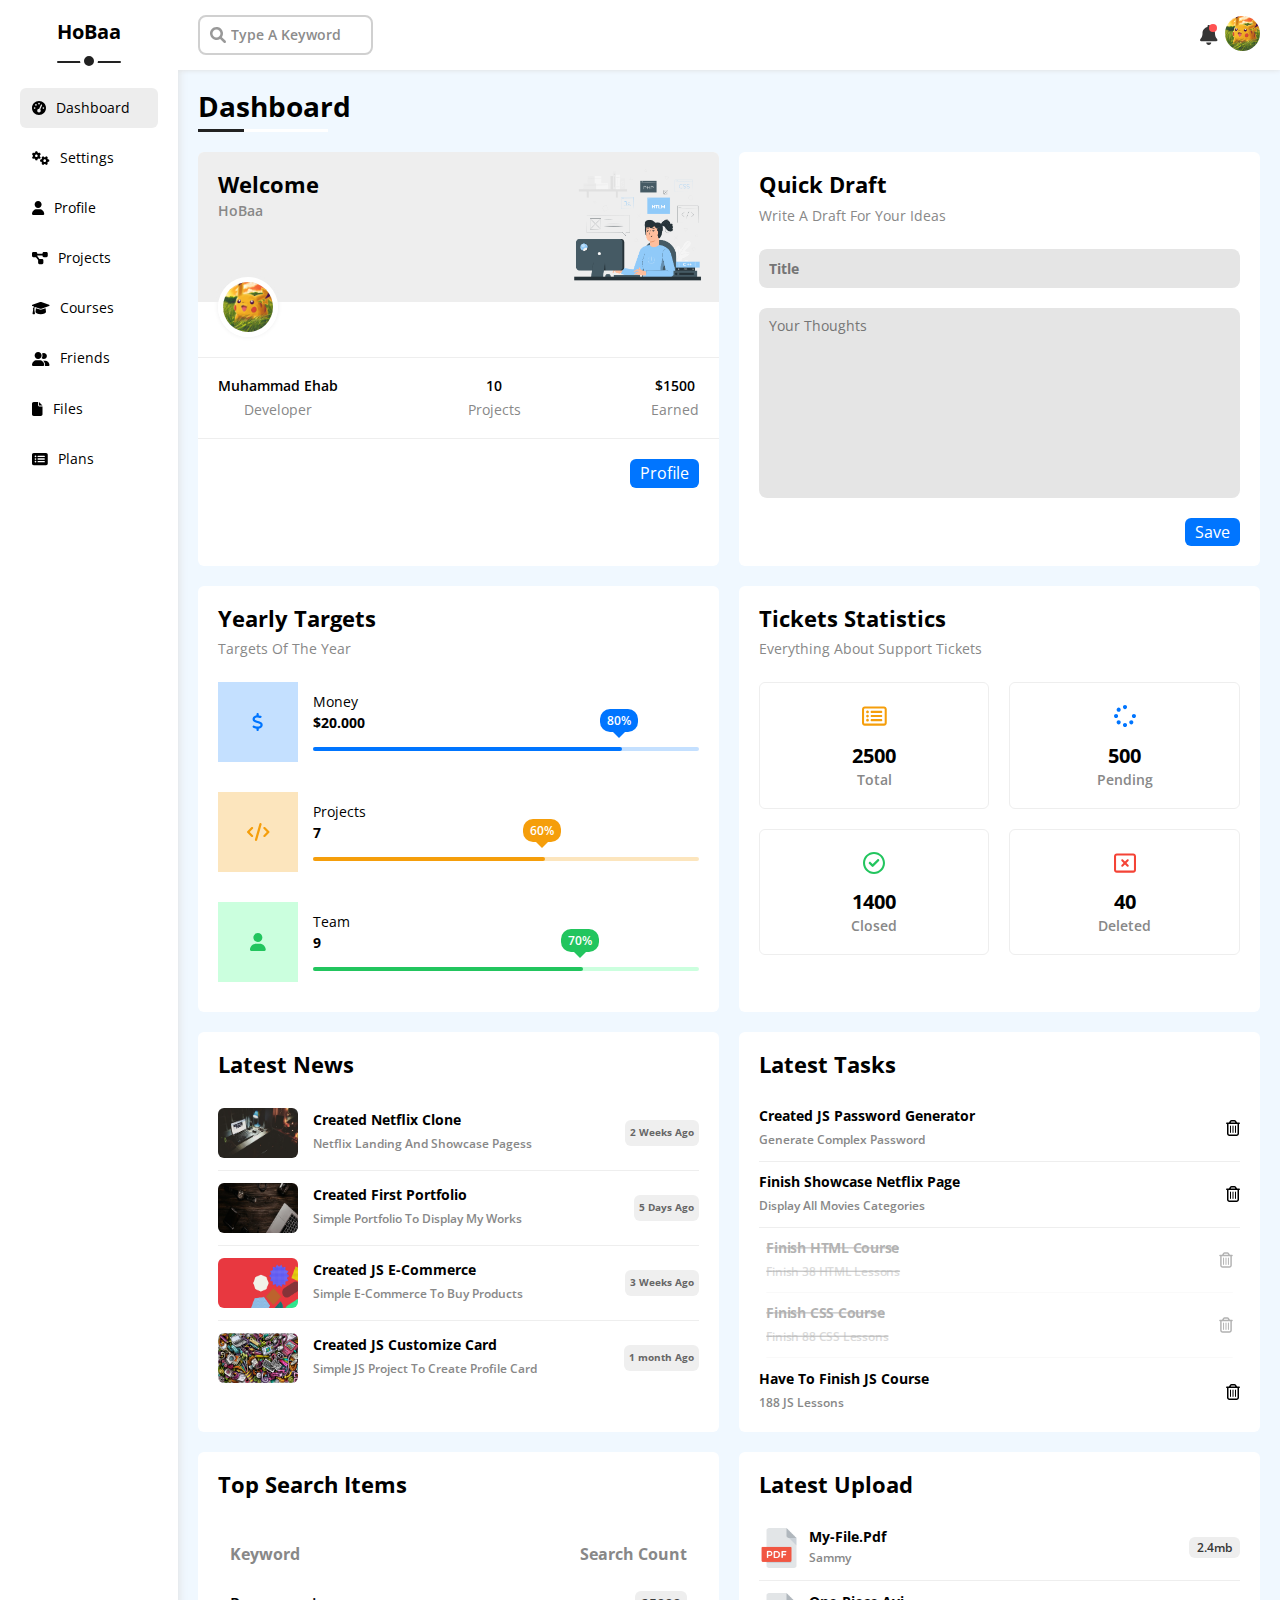
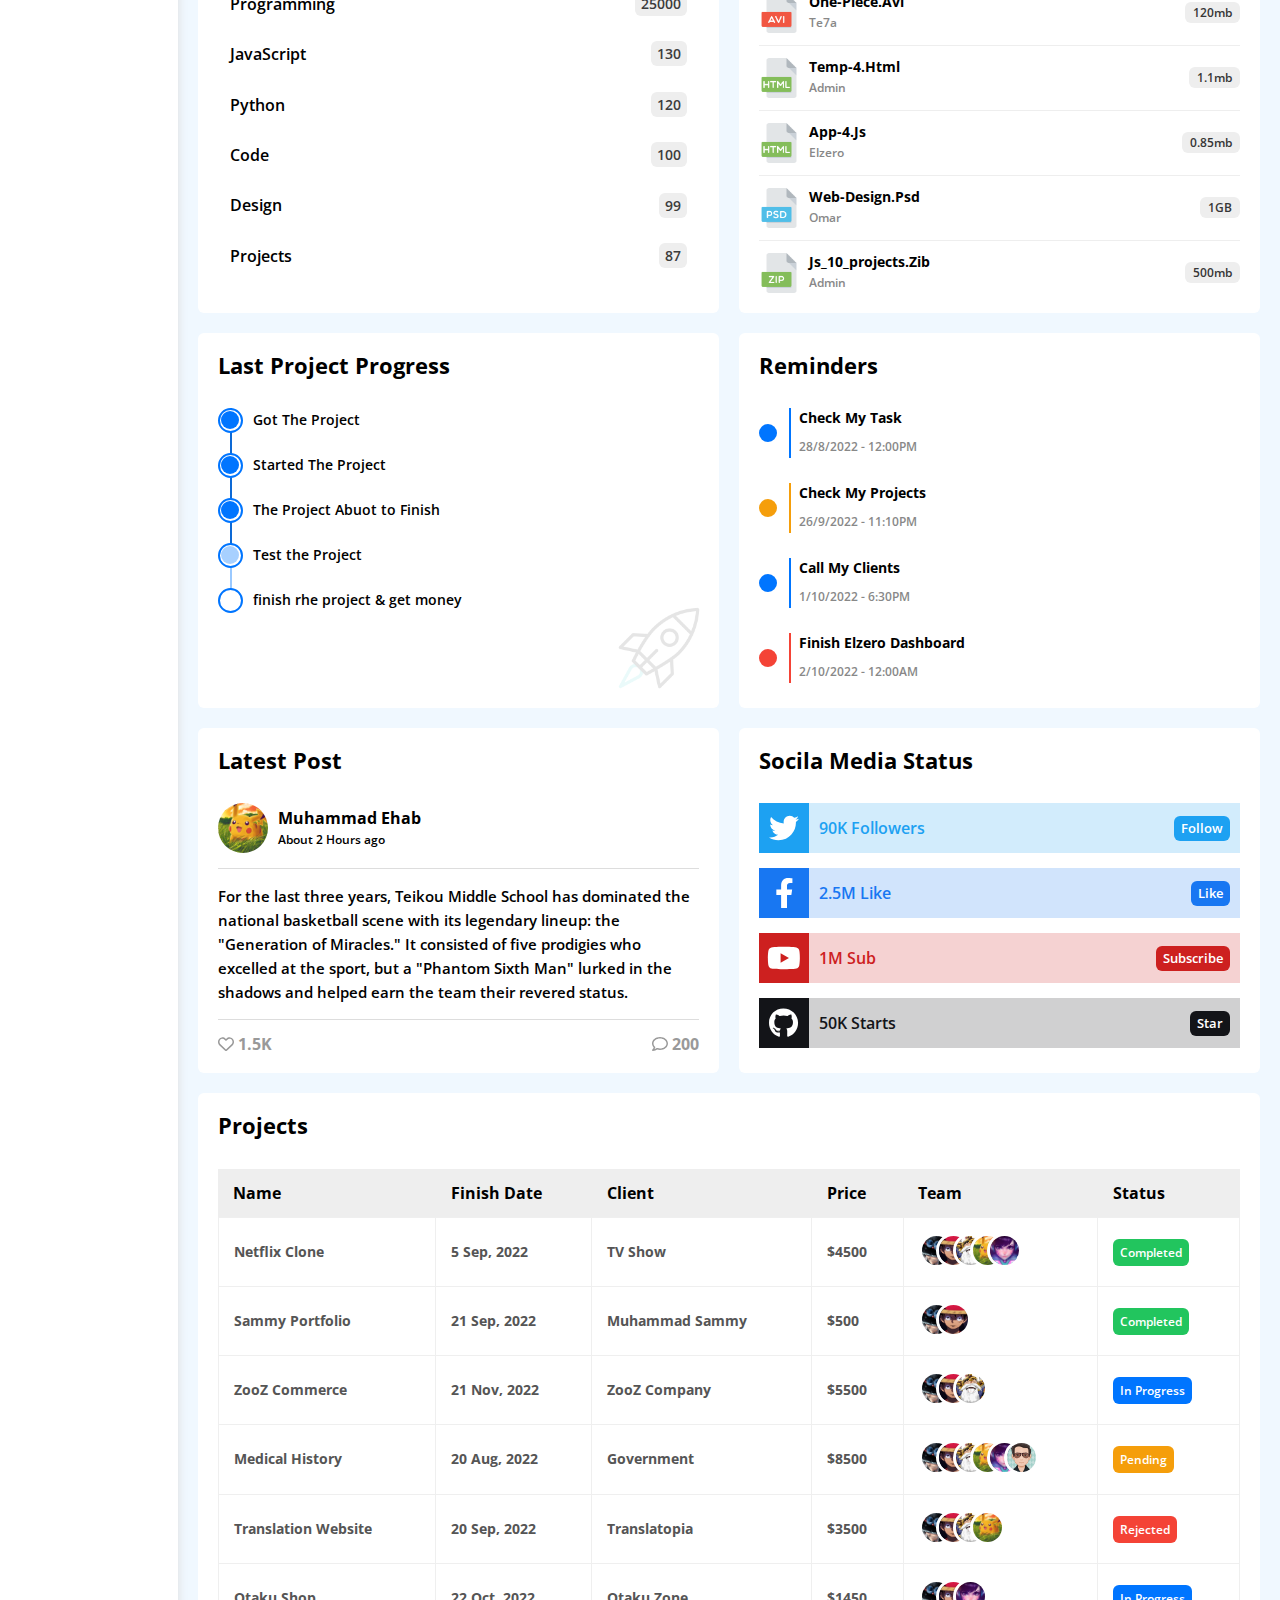
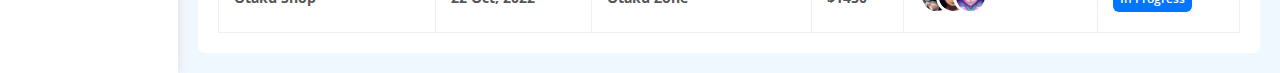
<file: index.html>
<!DOCTYPE html>
<html lang="en">
  <head>
    <meta charset="UTF-8" />
    <meta http-equiv="X-UA-Compatible" content="IE=edge" />
    <meta name="viewport" content="width=device-width, initial-scale=1.0" />
    <title>Dashboard</title>
    <!-- Normalization File -->
    <link rel="stylesheet" href="css/normalize.css" />
    <!-- Font Awesome -->
    <link rel="stylesheet" href="css/all.min.css" />
    <!-- Main Style File -->
    <link rel="stylesheet" href="css/style.css" />
    <!-- Used Font -->
    <link rel="preconnect" href="https://fonts.googleapis.com" />
    <link rel="preconnect" href="https://fonts.gstatic.com" crossorigin />
    <link
      rel="stylesheet"
      href="https://fonts.googleapis.com/css2?family=Open+Sans:wght@300;400;500;600;700;800&display=swap"
    />
  </head>
  <body>
    <div class="page-container">
      <aside class="sidebar">
        <h3>HoBaa</h3>
        <ul>
          <li>
            <a class="active" href="index.html">
              <i class="fa-solid fa-gauge-high"></i>
              <span>dashboard</span>
            </a>
          </li>
          <li>
            <a href="setting.html">
              <i class="fa-solid fa-gears"></i>
              <span>settings</span>
            </a>
          </li>
          <li>
            <a href="profile.html">
              <i class="fa-solid fa-user"></i>
              <span>profile</span>
            </a>
          </li>
          <li>
            <a href="projects.html">
              <i class="fa-solid fa-diagram-project"></i>
              <span>projects</span>
            </a>
          </li>
          <li>
            <a href="courses.html">
              <i class="fa-solid fa-graduation-cap"></i>
              <span>courses</span>
            </a>
          </li>
          <li>
            <a href="friends.html">
              <i class="fa-solid fa-user-group"></i>
              <span>friends</span>
            </a>
          </li>
          <li>
            <a href="files.html">
              <i class="fa-solid fa-file"></i>
              <span>files</span>
            </a>
          </li>
          <li>
            <a href="plans.html">
              <i class="fa-solid fa-rectangle-list"></i>
              <span>plans</span>
            </a>
          </li>
        </ul>
      </aside>
      <div class="content-area">
        <!-- Start Header -->
        <header>
          <div class="search-wrapper">
            <label for="serach-input">
              <i class="fa-solid fa-search"></i>
            </label>
            <input type="text" id="serach-input" placeholder="Type A Keyword" />
          </div>
          <div class="user-wrapper">
            <button class="notification-btn">
              <i class="fa-solid fa-bell"></i>
            </button>
            <button class="vector-btn">
              <img src="imgs/user-avatar.jpg" alt="User Avatar" />
            </button>
          </div>
        </header>
        <!-- End Header -->
        <h1 class="main-header">Dashboard</h1>

        <!-- Start Wrapper -->
        <div class="wrapper">
          <!-- Start Welcome Box -->
          <section class="welcome-box">
            <div class="intro regular-box-tilte">
              <h2 class="widget-name">Welcome</h2>
              <p>HoBaa</p>
              <img src="imgs/welcome-img.png" alt="Welcome imgae" />
            </div>
            <div class="avatar">
              <img src="imgs/user-avatar.jpg" alt="User Avatar" />
            </div>
            <div class="welcome-body">
              <div>
                <span>Muhammad Ehab</span>
                <span>Developer</span>
              </div>
              <div>
                <span>10</span>
                <span>Projects</span>
              </div>
              <div>
                <span>$1500</span>
                <span>Earned</span>
              </div>
            </div>

            <a href="profile.html" class="go-profile-btn">Profile</a>
          </section>
          <!-- End Welcome Box -->

          <!-- Start Quick Draft Box -->
          <section class="draft-box">
            <div class="regular-box-tilte">
              <h2 class="widget-name">Quick Draft</h2>
              <p>Write a Draft For Your Ideas</p>
            </div>
            <form action="">
              <div>
                <input
                  type="text"
                  name="title"
                  id="title"
                  placeholder="Title"
                />
              </div>
              <div>
                <textarea
                  name="idea"
                  id="idea"
                  placeholder="Your Thoughts"
                ></textarea>
              </div>
              <input type="button" value="Save" />
            </form>
          </section>
          <!-- End Quick Draft Box -->

          <!-- Start Yearly Targets Box -->
          <section class="yearly-target-box">
            <div class="regular-box-tilte">
              <h2 class="widget-name">Yearly targets</h2>
              <p>targets of the year</p>
            </div>

            <div class="targets">
              <div class="target">
                <div class="icon">
                  <i class="fa-solid fa-dollar-sign"></i>
                </div>
                <div class="details">
                  <p class="target-title">Money</p>
                  <h5>$20.000</h5>
                  <div class="prog">
                    <span data-progress="80%"></span>
                  </div>
                </div>
              </div>

              <div class="target">
                <div class="icon"><i class="fa-solid fa-code"></i></div>
                <div class="details">
                  <p class="target-title">Projects</p>
                  <h5>7</h5>
                  <div class="prog">
                    <span data-progress="60%"></span>
                  </div>
                </div>
              </div>

              <div class="target">
                <div class="icon"><i class="fa-solid fa-user"></i></div>
                <div class="details">
                  <p class="target-title">Team</p>
                  <h5>9</h5>
                  <div class="prog">
                    <span data-progress="70%"></span>
                  </div>
                </div>
              </div>
            </div>
          </section>
          <!-- End statistics Box -->

          <!-- Start Statistics Box -->
          <section class="statistics-box">
            <div class="regular-box-tilte">
              <h2 class="widget-name">tickets statistics</h2>
              <p>everything about support tickets</p>
            </div>
            <div class="tickets">
              <div class="box">
                <div class="icon">
                  <i class="fa-regular fa-rectangle-list"></i>
                </div>
                <h4>2500</h4>
                <p>Total</p>
              </div>
              <div class="box">
                <div class="icon">
                  <i class="fa-solid fa-spinner"></i>
                </div>
                <h4>500</h4>
                <p>Pending</p>
              </div>
              <div class="box">
                <div class="icon">
                  <i class="fa-regular fa-circle-check"></i>
                </div>
                <h4>1400</h4>
                <p>Closed</p>
              </div>
              <div class="box">
                <div class="icon">
                  <i class="fa-regular fa-rectangle-xmark"></i>
                </div>
                <h4>40</h4>
                <p>Deleted</p>
              </div>
            </div>
          </section>
          <!-- End statistics Box -->

          <!-- Start Latest News Box -->
          <section class="news-box">
            <div class="regular-box-tilte">
              <h2 class="widget-name">latest news</h2>
            </div>

            <div class="news">
              <div class="box">
                <img src="imgs/news-01.jpg" alt="News 01" />
                <div class="news-details">
                  <h4 class="news-title">Created Netflix Clone</h4>
                  <p class="info">Netflix Landing and Showcase pagess</p>
                </div>
                <p class="date">2 Weeks Ago</p>
              </div>

              <div class="box">
                <img src="imgs/news-02.jpg" alt="News 02" />
                <div class="news-details">
                  <h4 class="news-title">Created First Portfolio</h4>
                  <p class="info">Simple Portfolio to display my works</p>
                </div>
                <p class="date">5 Days Ago</p>
              </div>

              <div class="box">
                <img src="imgs/news-03.png" alt="News 03" />
                <div class="news-details">
                  <h4 class="news-title">Created JS E-Commerce</h4>
                  <p class="info">Simple e-commerce to buy products</p>
                </div>
                <p class="date">3 Weeks Ago</p>
              </div>

              <div class="box">
                <img src="imgs/news-04.png" alt="News 04" />
                <div class="news-details">
                  <h4 class="news-title">Created JS Customize Card</h4>
                  <p class="info">Simple JS Project To Create Profile Card</p>
                </div>
                <p class="date">1 month Ago</p>
              </div>
            </div>
          </section>
          <!-- End Latest News Box -->

          <!-- Start Latest Tasks Box -->
          <section class="task-box">
            <div class="regular-box-tilte">
              <h2 class="widget-name">latest tasks</h2>
            </div>

            <div class="tasks">
              <div class="box">
                <div class="task-details">
                  <h4 class="task-title">Created JS Password Generator</h4>
                  <p class="info">Generate Complex Password</p>
                </div>
                <button class="delete-task-btn">
                  <i class="fa-regular fa-trash-can"></i>
                </button>
              </div>

              <div class="box">
                <div class="task-details">
                  <h4 class="task-title">Finish Showcase Netflix Page</h4>
                  <p class="info">Display All Movies Categories</p>
                </div>
                <button class="delete-task-btn">
                  <i class="fa-regular fa-trash-can"></i>
                </button>
              </div>

              <div class="box finished">
                <div class="task-details">
                  <h4 class="task-title">Finish HTML Course</h4>
                  <p class="info">Finish 38 HTML Lessons</p>
                </div>
                <button class="delete-task-btn">
                  <i class="fa-regular fa-trash-can"></i>
                </button>
              </div>

              <div class="box finished">
                <div class="task-details">
                  <h4 class="task-title">Finish CSS Course</h4>
                  <p class="info">Finish 88 CSS Lessons</p>
                </div>
                <button class="delete-task-btn">
                  <i class="fa-regular fa-trash-can"></i>
                </button>
              </div>

              <div class="box">
                <div class="task-details">
                  <h4 class="task-title">Have To Finish JS Course</h4>
                  <p class="info">188 JS Lessons</p>
                </div>
                <button class="delete-task-btn">
                  <i class="fa-regular fa-trash-can"></i>
                </button>
              </div>
            </div>
          </section>
          <!-- End Latest Tasks Box -->

          <!-- Start Top search Items Box -->
          <section class="top-search-box">
            <div class="regular-box-tilte">
              <h2 class="widget-name">top search items</h2>
            </div>
            <div class="search-table">
              <table>
                <thead>
                  <tr>
                    <td>Keyword</td>
                    <td>Search Count</td>
                  </tr>
                </thead>
                <tbody>
                  <tr>
                    <td>programming</td>
                    <td>
                      <span>25000</span>
                    </td>
                  </tr>
                  <tr>
                    <td>JavaScript</td>
                    <td>
                      <span>130</span>
                    </td>
                  </tr>
                  <tr>
                    <td>Python</td>
                    <td>
                      <span>120</span>
                    </td>
                  </tr>
                  <tr>
                    <td>code</td>
                    <td>
                      <span>100</span>
                    </td>
                  </tr>
                  <tr>
                    <td>design</td>
                    <td>
                      <span> 99</span>
                    </td>
                  </tr>
                  <tr>
                    <td>projects</td>
                    <td>
                      <span> 87</span>
                    </td>
                  </tr>
                </tbody>
              </table>
            </div>
          </section>
          <!-- End Top Search Items Box -->

          <!-- Start Upload Box -->
          <section class="upload-box">
            <div class="regular-box-tilte">
              <h2 class="widget-name">latest upload</h2>
            </div>
            <div class="files">
              <div class="box">
                <img src="imgs/upload/pdf.png" alt="file 01" />
                <div class="upload-details">
                  <h4 class="file-title">my-file.pdf</h4>
                  <p class="info">Sammy</p>
                </div>
                <p>2.4mb</p>
              </div>

              <div class="box">
                <img src="imgs/upload/avi.png" alt="file 02" />
                <div class="upload-details">
                  <h4 class="file-title">one-piece.avi</h4>
                  <p class="info">Te7a</p>
                </div>
                <p>120mb</p>
              </div>

              <div class="box">
                <img src="imgs/upload/html.png" alt="file 03" />
                <div class="upload-details">
                  <h4 class="file-title">temp-4.html</h4>
                  <p class="info">admin</p>
                </div>
                <p>1.1mb</p>
              </div>

              <div class="box">
                <img src="imgs/upload/html.png" alt="file 04" />
                <div class="upload-details">
                  <h4 class="file-title">app-4.js</h4>
                  <p class="info">elzero</p>
                </div>
                <p>0.85mb</p>
              </div>

              <div class="box">
                <img src="imgs/upload/psd.png" alt="file 05" />
                <div class="upload-details">
                  <h4 class="file-title">web-design.psd</h4>
                  <p class="info">omar</p>
                </div>
                <p>1GB</p>
              </div>
              <div class="box">
                <img src="imgs/upload/zip.png" alt="file 05" />
                <div class="upload-details">
                  <h4 class="file-title">js_10_projects.zib</h4>
                  <p class="info">admin</p>
                </div>
                <p>500mb</p>
              </div>
            </div>
          </section>
          <!-- End Upload  Box -->

          <!-- Start Project Progress Box -->
          <section class="projects-progress-box">
            <div class="regular-box-tilte">
              <h2 class="widget-name">last project progress</h2>
            </div>

            <div class="progress">
              <div class="box finished">
                <div class="prog-circle">
                  <span></span>
                </div>
                <h4 class="task-title">Got The Project</h4>
              </div>

              <div class="box finished">
                <div class="prog-circle">
                  <span></span>
                </div>
                <h4 class="task-title">Started The Project</h4>
              </div>

              <div class="box finished">
                <div class="prog-circle">
                  <span></span>
                </div>
                <h4 class="task-title">The Project Abuot to Finish</h4>
              </div>

              <div class="box current">
                <div class="prog-circle">
                  <span></span>
                </div>
                <h4 class="task-title">Test the Project</h4>
              </div>

              <div class="box">
                <div class="prog-circle">
                  <span></span>
                </div>
                <h4 class="task-title">finish rhe project & get money</h4>
              </div>
            </div>
            <img src="imgs/rocket.gif" alt="" />
          </section>
          <!-- End Project Progress Box -->

          <!-- End Reminders Box -->
          <section class="reminder-box">
            <div class="regular-box-tilte">
              <h2 class="widget-name">Reminders</h2>
            </div>

            <div class="reminders">
              <div class="box">
                <div class="reminder-importance"></div>
                <div class="details">
                  <h4 class="task-title">check my task</h4>
                  <p>28/8/2022 - 12:00PM</p>
                </div>
              </div>

              <div class="box">
                <div class="reminder-importance"></div>
                <div class="details">
                  <h4 class="task-title">check my projects</h4>
                  <p>26/9/2022 - 11:10PM</p>
                </div>
              </div>

              <div class="box">
                <div class="reminder-importance"></div>
                <div class="details">
                  <h4 class="task-title">call my clients</h4>
                  <p>1/10/2022 - 6:30PM</p>
                </div>
              </div>

              <div class="box">
                <div class="reminder-importance"></div>
                <div class="details">
                  <h4 class="task-title">finish Elzero Dashboard</h4>
                  <p>2/10/2022 - 12:00AM</p>
                </div>
              </div>
            </div>
          </section>
          <!-- End Reminders Box -->

          <!-- Start Latest Post Box -->
          <section class="latest-post-box">
            <div class="regular-box-tilte">
              <h2 class="widget-name">latest post</h2>
            </div>

            <div class="post-info">
              <div class="user">
                <img src="imgs/user-avatar.jpg" alt="User Avatar" />
                <div class="user-info">
                  <h4>Muhammad Ehab</h4>
                  <p>About 2 Hours ago</p>
                </div>
              </div>
              <p class="post">
                For the last three years, Teikou Middle School has dominated the
                national basketball scene with its legendary lineup: the
                "Generation of Miracles." It consisted of five prodigies who
                excelled at the sport, but a "Phantom Sixth Man" lurked in the
                shadows and helped earn the team their revered status.
              </p>
              <div class="like">
                <div>
                  <span><i class="fa-regular fa-heart"></i></span>
                  1.5K
                </div>
                <div>
                  <span><i class="fa-regular fa-comment"></i></span>
                  200
                </div>
              </div>
            </div>
          </section>
          <!-- End Latest Post Box -->
          <!-- Start Social Media Box -->
          <section class="socila-media-box">
            <div class="regular-box-tilte">
              <h2 class="widget-name">Socila media status</h2>
            </div>
            <div class="social-media">
              <div class="box">
                <span class="icon"><i class="fa-brands fa-twitter"></i></span>
                <p>90K Followers</p>
                <span class="badge">follow</span>
              </div>

              <div class="box">
                <span class="icon"
                  ><i class="fa-brands fa-facebook-f"></i
                ></span>
                <p>2.5M Like</p>
                <span class="badge">like</span>
              </div>

              <div class="box">
                <span class="icon"><i class="fa-brands fa-youtube"></i></span>
                <p>1M Sub</p>
                <span class="badge">subscribe</span>
              </div>

              <div class="box">
                <span class="icon"><i class="fa-brands fa-github"></i></span>
                <p>50K Starts</p>
                <span class="badge">star</span>
              </div>
            </div>
          </section>
          <!-- End Social Media Box -->
        </div>
        <!-- End Wrapper -->

        <!-- Start Projects Box -->
        <section class="projects-box">
          <div class="regular-box-tilte">
            <h2 class="widget-name">projects</h2>
          </div>
          <div class="projects-table">
            <table>
              <thead>
                <tr>
                  <th>name</th>
                  <th>finish date</th>
                  <th>client</th>
                  <th>price</th>
                  <th>team</th>
                  <th>status</th>
                </tr>
              </thead>
              <tbody>
                <tr>
                  <td>Netflix Clone</td>
                  <td>5 Sep, 2022</td>
                  <td>TV Show</td>
                  <td>$4500</td>
                  <td>
                    <img src="imgs/team/team01.jpg" alt="member 01" />
                    <img src="imgs/team/team02.png" alt="member 02" />
                    <img src="imgs/team/team03.jpg" alt="member 03" />
                    <img src="imgs/team/team04.jpg" alt="member 04" />
                    <img src="imgs/team/team05.jpg" alt="member 05" />
                  </td>
                  <td>
                    <span class="completed">completed</span>
                  </td>
                </tr>

                <tr>
                  <td>Sammy Portfolio</td>
                  <td>21 Sep, 2022</td>
                  <td>Muhammad Sammy</td>
                  <td>$500</td>
                  <td>
                    <img src="imgs/team/team01.jpg" alt="member 01" />
                    <img src="imgs/team/team02.png" alt="member 02" />
                  </td>
                  <td>
                    <span class="completed">completed</span>
                  </td>
                </tr>

                <tr>
                  <td>ZooZ Commerce</td>
                  <td>21 Nov, 2022</td>
                  <td>ZooZ Company</td>
                  <td>$5500</td>
                  <td>
                    <img src="imgs/team/team01.jpg" alt="member 01" />
                    <img src="imgs/team/team02.png" alt="member 02" />
                    <img src="imgs/team/team03.jpg" alt="member 03" />
                  </td>
                  <td>
                    <span class="inprogress">In Progress</span>
                  </td>
                </tr>

                <tr>
                  <td>Medical History</td>
                  <td>20 Aug, 2022</td>
                  <td>Government</td>
                  <td>$8500</td>
                  <td>
                    <img src="imgs/team/team01.jpg" alt="member 01" />
                    <img src="imgs/team/team02.png" alt="member 02" />
                    <img src="imgs/team/team03.jpg" alt="member 03" />
                    <img src="imgs/team/team04.jpg" alt="member 04" />
                    <img src="imgs/team/team05.jpg" alt="member 05" />
                    <img src="imgs/team/team06.png" alt="member 06" />
                  </td>
                  <td>
                    <span class="pending">pending</span>
                  </td>
                </tr>

                <tr>
                  <td>Translation Website</td>
                  <td>20 Sep, 2022</td>
                  <td>Translatopia</td>
                  <td>$3500</td>
                  <td>
                    <img src="imgs/team/team01.jpg" alt="member 01" />
                    <img src="imgs/team/team02.png" alt="member 02" />
                    <img src="imgs/team/team03.jpg" alt="member 03" />
                    <img src="imgs/team/team04.jpg" alt="member 04" />
                  </td>
                  <td>
                    <span class="rejected">rejected</span>
                  </td>
                </tr>

                <tr>
                  <td>Otaku Shop</td>
                  <td>22 Oct, 2022</td>
                  <td>Otaku Zone</td>
                  <td>$1450</td>
                  <td>
                    <img src="imgs/team/team01.jpg" alt="member 01" />
                    <img src="imgs/team/team02.png" alt="member 02" />
                    <img src="imgs/team/team05.jpg" alt="member 05" />
                  </td>
                  <td>
                    <span class="inprogress">in progress</span>
                  </td>
                </tr>
              </tbody>
            </table>
          </div>
        </section>
        <!-- End Projects Box -->
      </div>
    </div>
    <!-- Script -->
    <script src="js/all.min.js"></script>
    <script src="js/main.js"></script>
  </body>
</html>
</file>
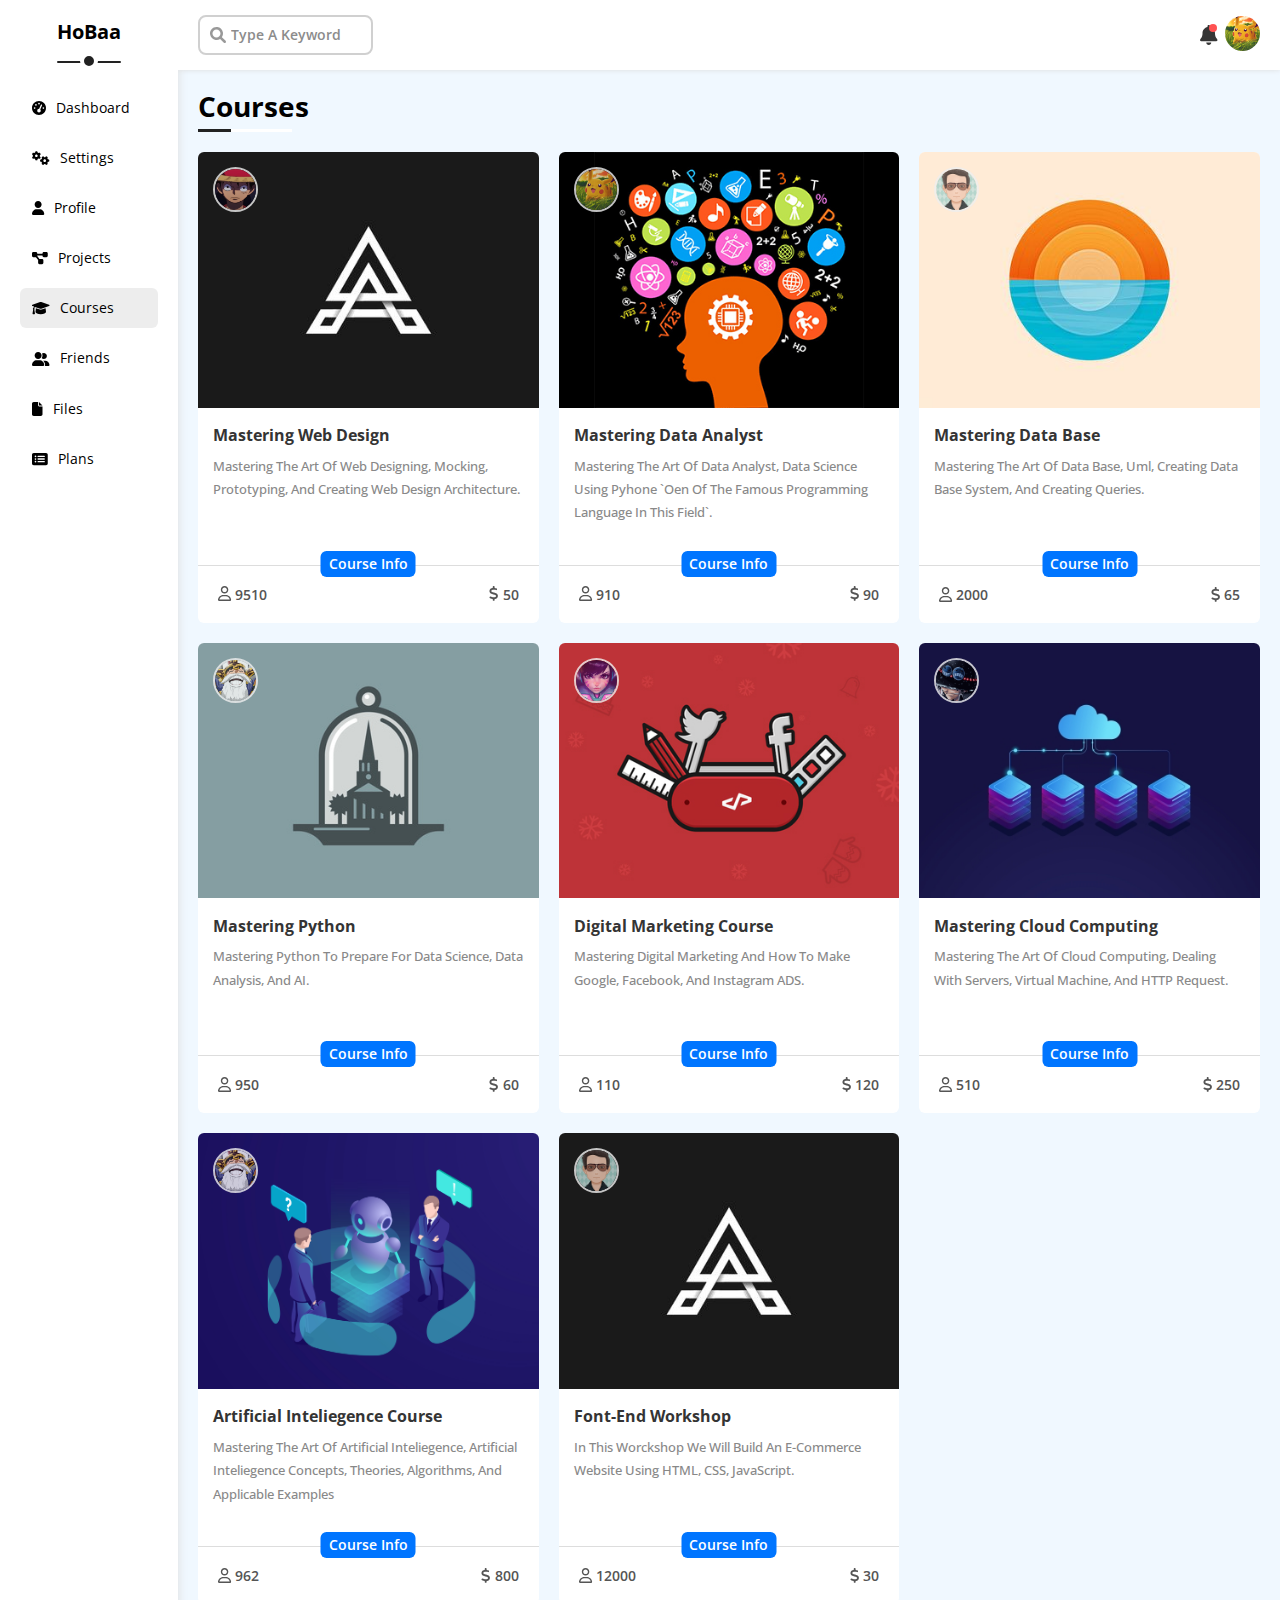
<file: courses.html>
<!DOCTYPE html>
<html lang="en">
  <head>
    <meta charset="UTF-8" />
    <meta http-equiv="X-UA-Compatible" content="IE=edge" />
    <meta name="viewport" content="width=device-width, initial-scale=1.0" />
    <title>courses</title>
    <!-- Normalization File -->
    <link rel="stylesheet" href="css/normalize.css" />
    <!-- Font Awesome -->
    <link rel="stylesheet" href="css/all.min.css" />
    <!-- Main Style File -->
    <link rel="stylesheet" href="css/style.css" />
    <!-- Used Font -->
    <link rel="preconnect" href="https://fonts.googleapis.com" />
    <link rel="preconnect" href="https://fonts.gstatic.com" crossorigin />
    <link
      rel="stylesheet"
      href="https://fonts.googleapis.com/css2?family=Open+Sans:wght@300;400;500;600;700;800&display=swap"
    />
  </head>
  <body>
    <div class="page-container">
      <aside class="sidebar">
        <h3>HoBaa</h3>
        <ul>
          <li>
            <a href="index.html">
              <i class="fa-solid fa-gauge-high"></i>
              <span>dashboard</span>
            </a>
          </li>
          <li>
            <a href="setting.html">
              <i class="fa-solid fa-gears"></i>
              <span>settings</span>
            </a>
          </li>
          <li>
            <a href="profile.html">
              <i class="fa-solid fa-user"></i>
              <span>profile</span>
            </a>
          </li>
          <li>
            <a href="projects.html">
              <i class="fa-solid fa-diagram-project"></i>
              <span>projects</span>
            </a>
          </li>
          <li>
            <a class="active" href="courses.html">
              <i class="fa-solid fa-graduation-cap"></i>
              <span>courses</span>
            </a>
          </li>
          <li>
            <a href="friends.html">
              <i class="fa-solid fa-user-group"></i>
              <span>friends</span>
            </a>
          </li>
          <li>
            <a href="files.html">
              <i class="fa-solid fa-file"></i>
              <span>files</span>
            </a>
          </li>
          <li>
            <a href="plans.html">
              <i class="fa-solid fa-rectangle-list"></i>
              <span>plans</span>
            </a>
          </li>
        </ul>
      </aside>
      <div class="content-area">
        <!-- Start Header -->
        <header>
          <div class="search-wrapper">
            <label for="serach-input">
              <i class="fa-solid fa-search"></i>
            </label>
            <input type="text" id="serach-input" placeholder="Type A Keyword" />
          </div>
          <div class="user-wrapper">
            <button class="notification-btn">
              <i class="fa-solid fa-bell"></i>
            </button>
            <button class="vector-btn">
              <img src="imgs/user-avatar.jpg" alt="User Avatar" />
            </button>
          </div>
        </header>
        <!-- End Header -->
        <h1 class="main-header">Courses</h1>

        <!-- Start Course Page -->
        <div class="courses-page">
          <!-- course Box -->
          <section class="course-box">
            <div class="course-image">
              <img src="imgs/courses/course-01.jpg" alt="Course image" />
              <img
                src="imgs/team/team02.png"
                alt="course instructor"
                class="course-instructor"
              />
            </div>
            <div class="course-details">
              <h4 class="course-name">mastering web design</h4>
              <p class="course-info">
                mastering the art of web designing, mocking, prototyping, and
                creating web design architecture.
              </p>
              <button class="course-info-btn">course info</button>
            </div>
            <div class="price">
              <div class="person">
                <span><i class="fa-regular fa-user"></i></span>
                <span>9510</span>
              </div>
              <div class="cost">
                <span><i class="fa-solid fa-dollar-sign"></i></span>
                <span>50</span>
              </div>
            </div>
          </section>

          <!-- course Box -->
          <section class="course-box">
            <div class="course-image">
              <img src="imgs/courses/course-02.jpg" alt="Course image" />
              <img
                src="imgs/team/team04.jpg"
                alt="course instructor"
                class="course-instructor"
              />
            </div>
            <div class="course-details">
              <h4 class="course-name">mastering data analyst</h4>
              <p class="course-info">
                mastering the art of data analyst, data science using Pyhone
                `oen of the famous programming language in this field`.
              </p>
              <button class="course-info-btn">course info</button>
            </div>
            <div class="price">
              <div class="person">
                <span><i class="fa-regular fa-user"></i></span>
                <span>910</span>
              </div>
              <div class="cost">
                <span><i class="fa-solid fa-dollar-sign"></i></span>
                <span>90</span>
              </div>
            </div>
          </section>

          <!-- course Box -->
          <section class="course-box">
            <div class="course-image">
              <img src="imgs/courses/course-03.jpg" alt="Course image" />
              <img
                src="imgs/team/team06.png"
                alt="course instructor"
                class="course-instructor"
              />
            </div>
            <div class="course-details">
              <h4 class="course-name">mastering data base</h4>
              <p class="course-info">
                mastering the art of data base, uml, creating data base system,
                and creating queries.
              </p>
              <button class="course-info-btn">course info</button>
            </div>
            <div class="price">
              <div class="person">
                <span><i class="fa-regular fa-user"></i></span>
                <span>2000</span>
              </div>
              <div class="cost">
                <span><i class="fa-solid fa-dollar-sign"></i></span>
                <span>65</span>
              </div>
            </div>
          </section>

          <!-- course Box -->
          <section class="course-box">
            <div class="course-image">
              <img src="imgs/courses/course-04.jpg" alt="Course image" />
              <img
                src="imgs/team/team03.jpg"
                alt="course instructor"
                class="course-instructor"
              />
            </div>
            <div class="course-details">
              <h4 class="course-name">mastering python</h4>
              <p class="course-info">
                mastering python to prepare for data science, data analysis, and
                AI.
              </p>
              <button class="course-info-btn">course info</button>
            </div>
            <div class="price">
              <div class="person">
                <span><i class="fa-regular fa-user"></i></span>
                <span>950</span>
              </div>
              <div class="cost">
                <span><i class="fa-solid fa-dollar-sign"></i></span>
                <span>60</span>
              </div>
            </div>
          </section>

          <!-- course Box -->
          <section class="course-box">
            <div class="course-image">
              <img src="imgs/courses/course-05.jpg" alt="Course image" />
              <img
                src="imgs/team/team05.jpg"
                alt="course instructor"
                class="course-instructor"
              />
            </div>
            <div class="course-details">
              <h4 class="course-name">digital Marketing Course</h4>
              <p class="course-info">
                mastering digital marketing and how to make google, facebook,
                and instagram ADS.
              </p>
              <button class="course-info-btn">course info</button>
            </div>
            <div class="price">
              <div class="person">
                <span><i class="fa-regular fa-user"></i></span>
                <span>110</span>
              </div>
              <div class="cost">
                <span><i class="fa-solid fa-dollar-sign"></i></span>
                <span>120</span>
              </div>
            </div>
          </section>

          <!-- course Box -->
          <section class="course-box">
            <div class="course-image">
              <img src="imgs/courses/course-06.jpg" alt="Course image" />
              <img
                src="imgs/team/team01.jpg"
                alt="course instructor"
                class="course-instructor"
              />
            </div>
            <div class="course-details">
              <h4 class="course-name">mastering cloud computing</h4>
              <p class="course-info">
                mastering the art of cloud computing, dealing with servers,
                virtual machine, and HTTP request.
              </p>
              <button class="course-info-btn">course info</button>
            </div>
            <div class="price">
              <div class="person">
                <span><i class="fa-regular fa-user"></i></span>
                <span>510</span>
              </div>
              <div class="cost">
                <span><i class="fa-solid fa-dollar-sign"></i></span>
                <span>250</span>
              </div>
            </div>
          </section>

          <!-- course Box -->
          <section class="course-box">
            <div class="course-image">
              <img src="imgs/courses/course-07.jpg" alt="Course image" />
              <img
                src="imgs/team/team03.jpg"
                alt="course instructor"
                class="course-instructor"
              />
            </div>
            <div class="course-details">
              <h4 class="course-name">artificial inteliegence course</h4>
              <p class="course-info">
                mastering the art of artificial inteliegence, artificial
                inteliegence concepts, theories, algorithms, and applicable
                examples
              </p>
              <button class="course-info-btn">course info</button>
            </div>
            <div class="price">
              <div class="person">
                <span><i class="fa-regular fa-user"></i></span>
                <span>962</span>
              </div>
              <div class="cost">
                <span><i class="fa-solid fa-dollar-sign"></i></span>
                <span>800</span>
              </div>
            </div>
          </section>

          <!-- course Box -->
          <section class="course-box">
            <div class="course-image">
              <img src="imgs/courses/course-01.jpg" alt="Course image" />
              <img
                src="imgs/team/team06.png"
                alt="course instructor"
                class="course-instructor"
              />
            </div>

            <div class="course-details">
              <h4 class="course-name">font-End Workshop</h4>
              <p class="course-info">
                in this worckshop we will build an e-commerce website using
                HTML, CSS, JavaScript.
              </p>
              <button class="course-info-btn">course info</button>
            </div>
            <div class="price">
              <div class="person">
                <span><i class="fa-regular fa-user"></i></span>
                <span>12000</span>
              </div>
              <div class="cost">
                <span><i class="fa-solid fa-dollar-sign"></i></span>
                <span>30</span>
              </div>
            </div>
          </section>
        </div>
        <!-- End Course page -->
      </div>
    </div>
    <!-- Script -->
    <script src="js/all.min.js"></script>
    <script src="js/main.js"></script>
  </body>
</html>
</file>
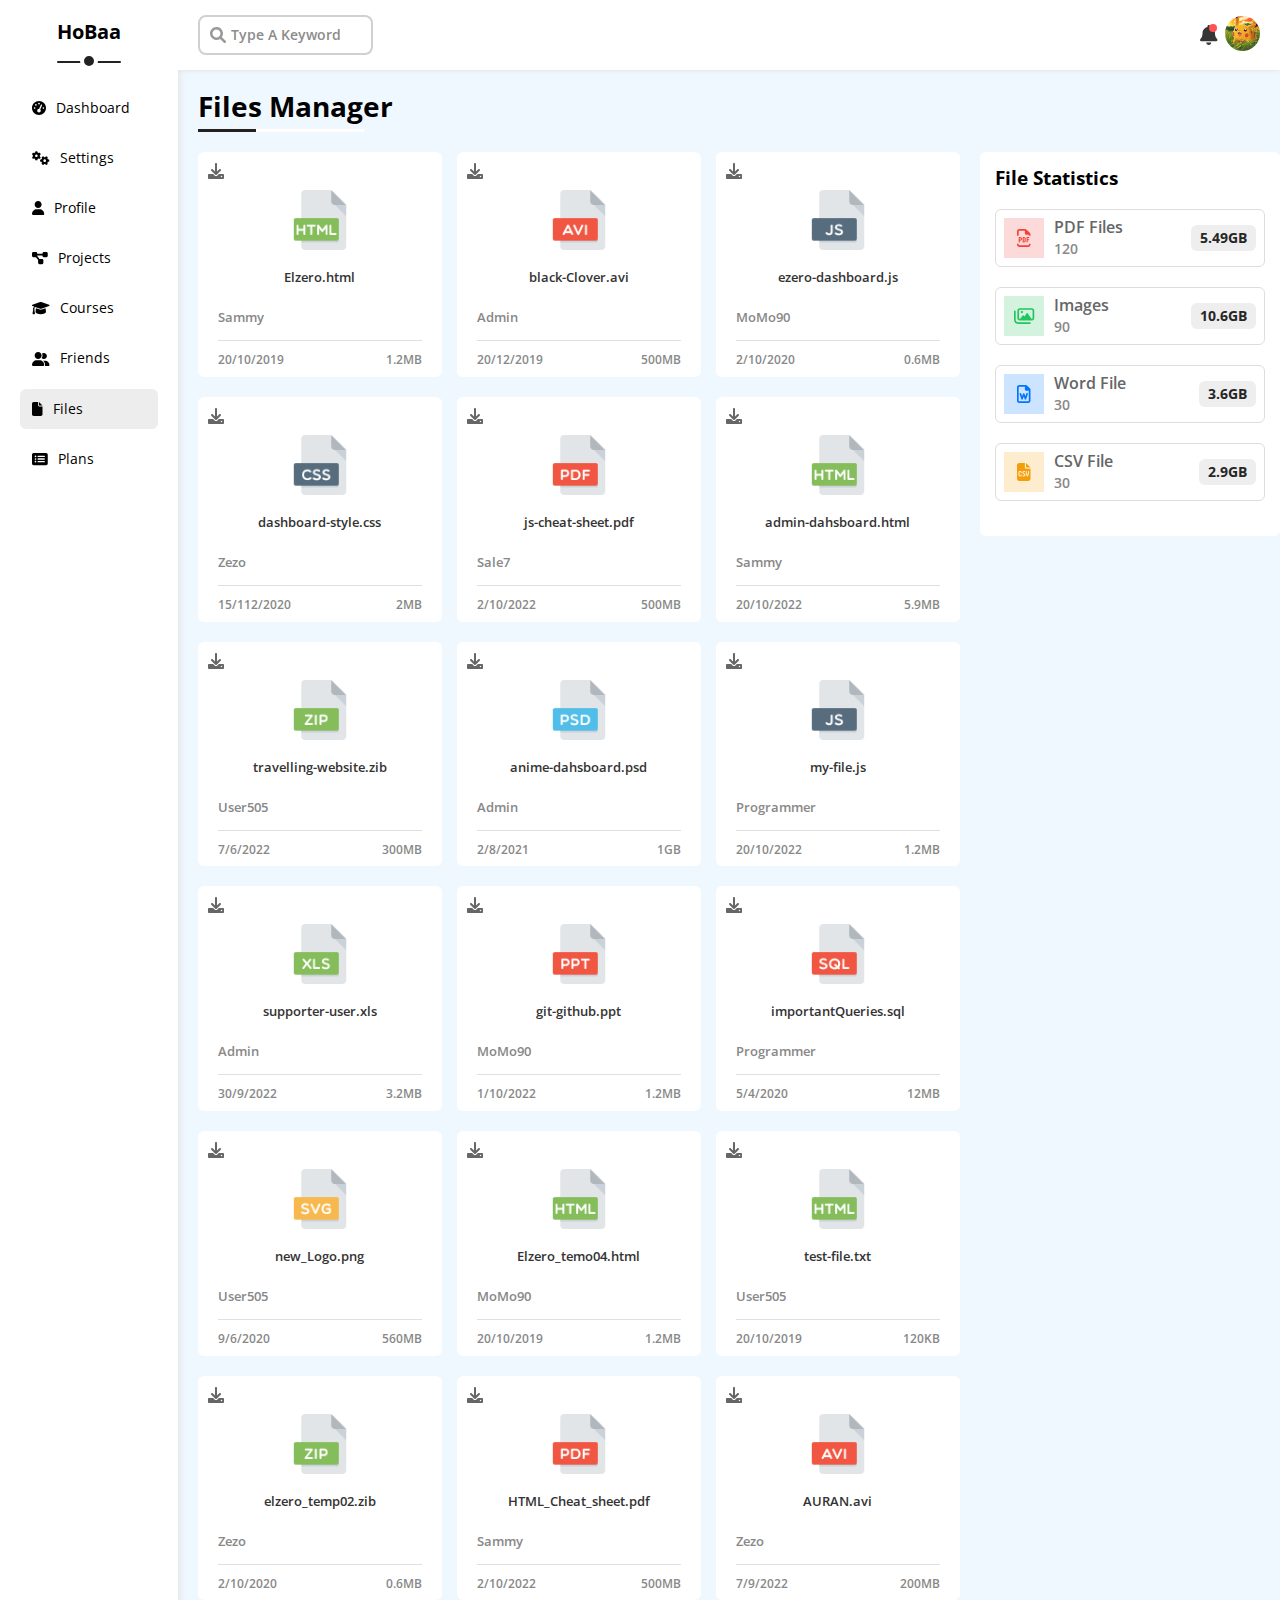
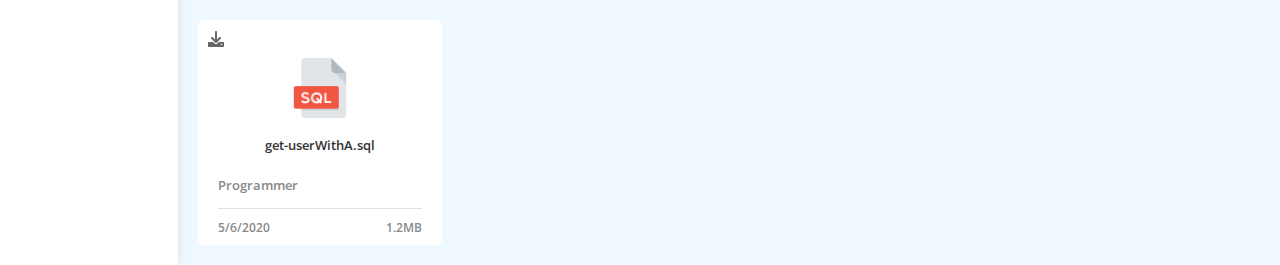
<file: files.html>
<!DOCTYPE html>
<html lang="en">
  <head>
    <meta charset="UTF-8" />
    <meta http-equiv="X-UA-Compatible" content="IE=edge" />
    <meta name="viewport" content="width=device-width, initial-scale=1.0" />
    <title>Files</title>
    <!-- Normalization File -->
    <link rel="stylesheet" href="css/normalize.css" />
    <!-- Font Awesome -->
    <link rel="stylesheet" href="css/all.min.css" />
    <!-- Main Style File -->
    <link rel="stylesheet" href="css/style.css" />
    <!-- Used Font -->
    <link rel="preconnect" href="https://fonts.googleapis.com" />
    <link rel="preconnect" href="https://fonts.gstatic.com" crossorigin />
    <link
      rel="stylesheet"
      href="https://fonts.googleapis.com/css2?family=Open+Sans:wght@300;400;500;600;700;800&display=swap"
    />
  </head>
  <body>
    <div class="page-container">
      <aside class="sidebar">
        <h3>HoBaa</h3>
        <ul>
          <li>
            <a href="index.html">
              <i class="fa-solid fa-gauge-high"></i>
              <span>dashboard</span>
            </a>
          </li>
          <li>
            <a href="setting.html">
              <i class="fa-solid fa-gears"></i>
              <span>settings</span>
            </a>
          </li>
          <li>
            <a href="profile.html">
              <i class="fa-solid fa-user"></i>
              <span>profile</span>
            </a>
          </li>
          <li>
            <a href="projects.html">
              <i class="fa-solid fa-diagram-project"></i>
              <span>projects</span>
            </a>
          </li>
          <li>
            <a href="courses.html">
              <i class="fa-solid fa-graduation-cap"></i>
              <span>courses</span>
            </a>
          </li>
          <li>
            <a href="friends.html">
              <i class="fa-solid fa-user-group"></i>
              <span>friends</span>
            </a>
          </li>
          <li>
            <a class="active" href="files.html">
              <i class="fa-solid fa-file"></i>
              <span>files</span>
            </a>
          </li>
          <li>
            <a href="plans.html">
              <i class="fa-solid fa-rectangle-list"></i>
              <span>plans</span>
            </a>
          </li>
        </ul>
      </aside>
      <div class="content-area">
        <!-- Start Header -->
        <header>
          <div class="search-wrapper">
            <label for="serach-input">
              <i class="fa-solid fa-search"></i>
            </label>
            <input type="text" id="serach-input" placeholder="Type A Keyword" />
          </div>
          <div class="user-wrapper">
            <button class="notification-btn">
              <i class="fa-solid fa-bell"></i>
            </button>
            <button class="vector-btn">
              <img src="imgs/user-avatar.jpg" alt="User Avatar" />
            </button>
          </div>
        </header>
        <!-- End Header -->
        <h1 class="main-header">Files Manager</h1>

        <!-- Start File Manager page -->
        <div class="file-manager-page">
          <!-- all files side -->
          <section class="files">
            <!-- file box -->
            <div class="file-box">
              <button class="download-btn">
                <i class="fa-solid fa-download"></i>
              </button>
              <div class="file-info">
                <img src="imgs/upload/html.png" alt="file image" />
                <p class="file-name">Elzero.html</p>
              </div>
              <h4 class="file-uploader">Admin</h4>
              <div class="upload-detials">
                <span class="uploaded-date">20/10/2019</span>
                <span class="file-space">1.2MB</span>
              </div>
            </div>

            <!-- file box -->
            <div class="file-box">
              <button class="download-btn">
                <i class="fa-solid fa-download"></i>
              </button>
              <div class="file-info">
                <img src="imgs/upload/avi.png" alt="file image" />
                <p class="file-name">black-Clover.avi</p>
              </div>
              <h4 class="file-uploader">Admin</h4>
              <div class="upload-detials">
                <span class="uploaded-date">20/12/2019</span>
                <span class="file-space">500MB</span>
              </div>
            </div>

            <!-- file box -->
            <div class="file-box">
              <button class="download-btn">
                <i class="fa-solid fa-download"></i>
              </button>
              <div class="file-info">
                <img src="imgs/upload/js.png" alt="file image" />
                <p class="file-name">ezero-dashboard.js</p>
              </div>
              <h4 class="file-uploader">Admin</h4>
              <div class="upload-detials">
                <span class="uploaded-date">2/10/2020</span>
                <span class="file-space">0.6MB</span>
              </div>
            </div>

            <!-- file box -->
            <div class="file-box">
              <button class="download-btn">
                <i class="fa-solid fa-download"></i>
              </button>
              <div class="file-info">
                <img src="imgs/upload/css.png" alt="file image" />
                <p class="file-name">dashboard-style.css</p>
              </div>
              <h4 class="file-uploader">Admin</h4>
              <div class="upload-detials">
                <span class="uploaded-date">15/112/2020</span>
                <span class="file-space">2MB</span>
              </div>
            </div>

            <!-- file box -->
            <div class="file-box">
              <button class="download-btn">
                <i class="fa-solid fa-download"></i>
              </button>
              <div class="file-info">
                <img src="imgs/upload/pdf.png" alt="file image" />
                <p class="file-name">js-cheat-sheet.pdf</p>
              </div>
              <h4 class="file-uploader">Admin</h4>
              <div class="upload-detials">
                <span class="uploaded-date">2/10/2022</span>
                <span class="file-space">500MB</span>
              </div>
            </div>

            <!-- file box -->
            <div class="file-box">
              <button class="download-btn">
                <i class="fa-solid fa-download"></i>
              </button>
              <div class="file-info">
                <img src="imgs/upload/html.png" alt="file image" />
                <p class="file-name">admin-dahsboard.html</p>
              </div>
              <h4 class="file-uploader">Admin</h4>
              <div class="upload-detials">
                <span class="uploaded-date">20/10/2022</span>
                <span class="file-space">5.9MB</span>
              </div>
            </div>

            <!-- file box -->
            <div class="file-box">
              <button class="download-btn">
                <i class="fa-solid fa-download"></i>
              </button>
              <div class="file-info">
                <img src="imgs/upload/zip.png" alt="file image" />
                <p class="file-name">travelling-website.zib</p>
              </div>
              <h4 class="file-uploader">Admin</h4>
              <div class="upload-detials">
                <span class="uploaded-date">7/6/2022</span>
                <span class="file-space">300MB</span>
              </div>
            </div>

            <!-- file box -->
            <div class="file-box">
              <button class="download-btn">
                <i class="fa-solid fa-download"></i>
              </button>
              <div class="file-info">
                <img src="imgs/upload/psd.png" alt="file image" />
                <p class="file-name">anime-dahsboard.psd</p>
              </div>
              <h4 class="file-uploader">Admin</h4>
              <div class="upload-detials">
                <span class="uploaded-date">2/8/2021</span>
                <span class="file-space">1GB</span>
              </div>
            </div>

            <!-- file box -->
            <div class="file-box">
              <button class="download-btn">
                <i class="fa-solid fa-download"></i>
              </button>
              <div class="file-info">
                <img src="imgs/upload/js.png" alt="file image" />
                <p class="file-name">my-file.js</p>
              </div>
              <h4 class="file-uploader">Admin</h4>
              <div class="upload-detials">
                <span class="uploaded-date">20/10/2022</span>
                <span class="file-space">1.2MB</span>
              </div>
            </div>

            <!-- file box -->
            <div class="file-box">
              <button class="download-btn">
                <i class="fa-solid fa-download"></i>
              </button>
              <div class="file-info">
                <img src="imgs/upload/xls.png" alt="file image" />
                <p class="file-name">supporter-user.xls</p>
              </div>
              <h4 class="file-uploader">Admin</h4>
              <div class="upload-detials">
                <span class="uploaded-date">30/9/2022</span>
                <span class="file-space">3.2MB</span>
              </div>
            </div>

            <!-- file box -->
            <div class="file-box">
              <button class="download-btn">
                <i class="fa-solid fa-download"></i>
              </button>
              <div class="file-info">
                <img src="imgs/upload/ppt.png" alt="file image" />
                <p class="file-name">git-github.ppt</p>
              </div>
              <h4 class="file-uploader">Admin</h4>
              <div class="upload-detials">
                <span class="uploaded-date">1/10/2022</span>
                <span class="file-space">1.2MB</span>
              </div>
            </div>

            <!-- file box -->
            <div class="file-box">
              <button class="download-btn">
                <i class="fa-solid fa-download"></i>
              </button>
              <div class="file-info">
                <img src="imgs/upload/sql.png" alt="file image" />
                <p class="file-name">importantQueries.sql</p>
              </div>
              <h4 class="file-uploader">Admin</h4>
              <div class="upload-detials">
                <span class="uploaded-date">5/4/2020</span>
                <span class="file-space">12MB</span>
              </div>
            </div>

            <!-- file box -->
            <div class="file-box">
              <button class="download-btn">
                <i class="fa-solid fa-download"></i>
              </button>
              <div class="file-info">
                <img src="imgs/upload/svg.png" alt="file image" />
                <p class="file-name">new_Logo.png</p>
              </div>
              <h4 class="file-uploader">Admin</h4>
              <div class="upload-detials">
                <span class="uploaded-date">9/6/2020</span>
                <span class="file-space">560MB</span>
              </div>
            </div>

            <!-- file box -->
            <div class="file-box">
              <button class="download-btn">
                <i class="fa-solid fa-download"></i>
              </button>
              <div class="file-info">
                <img src="imgs/upload/html.png" alt="file image" />
                <p class="file-name">Elzero_temo04.html</p>
              </div>
              <h4 class="file-uploader">Admin</h4>
              <div class="upload-detials">
                <span class="uploaded-date">20/10/2019</span>
                <span class="file-space">1.2MB</span>
              </div>
            </div>

            <!-- file box -->
            <div class="file-box">
              <button class="download-btn">
                <i class="fa-solid fa-download"></i>
              </button>
              <div class="file-info">
                <img src="imgs/upload/html.png" alt="file image" />
                <p class="file-name">test-file.txt</p>
              </div>
              <h4 class="file-uploader">Admin</h4>
              <div class="upload-detials">
                <span class="uploaded-date">20/10/2019</span>
                <span class="file-space">120KB</span>
              </div>
            </div>

            <!-- file box -->
            <div class="file-box">
              <button class="download-btn">
                <i class="fa-solid fa-download"></i>
              </button>
              <div class="file-info">
                <img src="imgs/upload/zip.png" alt="file image" />
                <p class="file-name">elzero_temp02.zib</p>
              </div>
              <h4 class="file-uploader">Admin</h4>
              <div class="upload-detials">
                <span class="uploaded-date">2/10/2020</span>
                <span class="file-space">0.6MB</span>
              </div>
            </div>

            <!-- file box -->
            <div class="file-box">
              <button class="download-btn">
                <i class="fa-solid fa-download"></i>
              </button>
              <div class="file-info">
                <img src="imgs/upload/pdf.png" alt="file image" />
                <p class="file-name">HTML_Cheat_sheet.pdf</p>
              </div>
              <h4 class="file-uploader">Admin</h4>
              <div class="upload-detials">
                <span class="uploaded-date">2/10/2022</span>
                <span class="file-space">500MB</span>
              </div>
            </div>

            <!-- file box -->
            <div class="file-box">
              <button class="download-btn">
                <i class="fa-solid fa-download"></i>
              </button>
              <div class="file-info">
                <img src="imgs/upload/avi.png" alt="file image" />
                <p class="file-name">AURAN.avi</p>
              </div>
              <h4 class="file-uploader">Admin</h4>
              <div class="upload-detials">
                <span class="uploaded-date">7/9/2022</span>
                <span class="file-space">200MB</span>
              </div>
            </div>

            <!-- file box -->
            <div class="file-box">
              <button class="download-btn">
                <i class="fa-solid fa-download"></i>
              </button>
              <div class="file-info">
                <img src="imgs/upload/sql.png" alt="file image" />
                <p class="file-name">get-userWithA.sql</p>
              </div>
              <h4 class="file-uploader">Admin</h4>
              <div class="upload-detials">
                <span class="uploaded-date">5/6/2020</span>
                <span class="file-space">1.2MB</span>
              </div>
            </div>
          </section>
          <!-- file statistics Side -->
          <section class="file-statistics">
            <h3 class="header">File Statistics</h3>
            <div class="box">
              <span><i class="fa-regular fa-file-pdf"></i></span>
              <div class="details">
                <h4 class="title">PDF Files</h4>
                <p class="counter">120</p>
              </div>
              <p class="space">5.49GB</p>
            </div>

            <div class="box">
              <span><i class="fa-regular fa-images"></i></span>
              <div class="details">
                <h4 class="title">Images</h4>
                <p class="counter">90</p>
              </div>
              <p class="space">10.6GB</p>
            </div>

            <div class="box">
              <span><i class="fa-regular fa-file-word"></i></span>
              <div class="details">
                <h4 class="title">Word File</h4>
                <p class="counter">30</p>
              </div>
              <p class="space">3.6GB</p>
            </div>

            <div class="box">
              <span><i class="fa-solid fa-file-csv"></i></span>
              <div class="details">
                <h4 class="title">CSV File</h4>
                <p class="counter">30</p>
              </div>
              <p class="space">2.9GB</p>
            </div>
          </section>
        </div>
        <!-- End File Manager page -->
      </div>
    </div>
    <!-- Script -->
    <script src="js/all.min.js"></script>
    <script src="js/main.js"></script>
  </body>
</html>
</file>
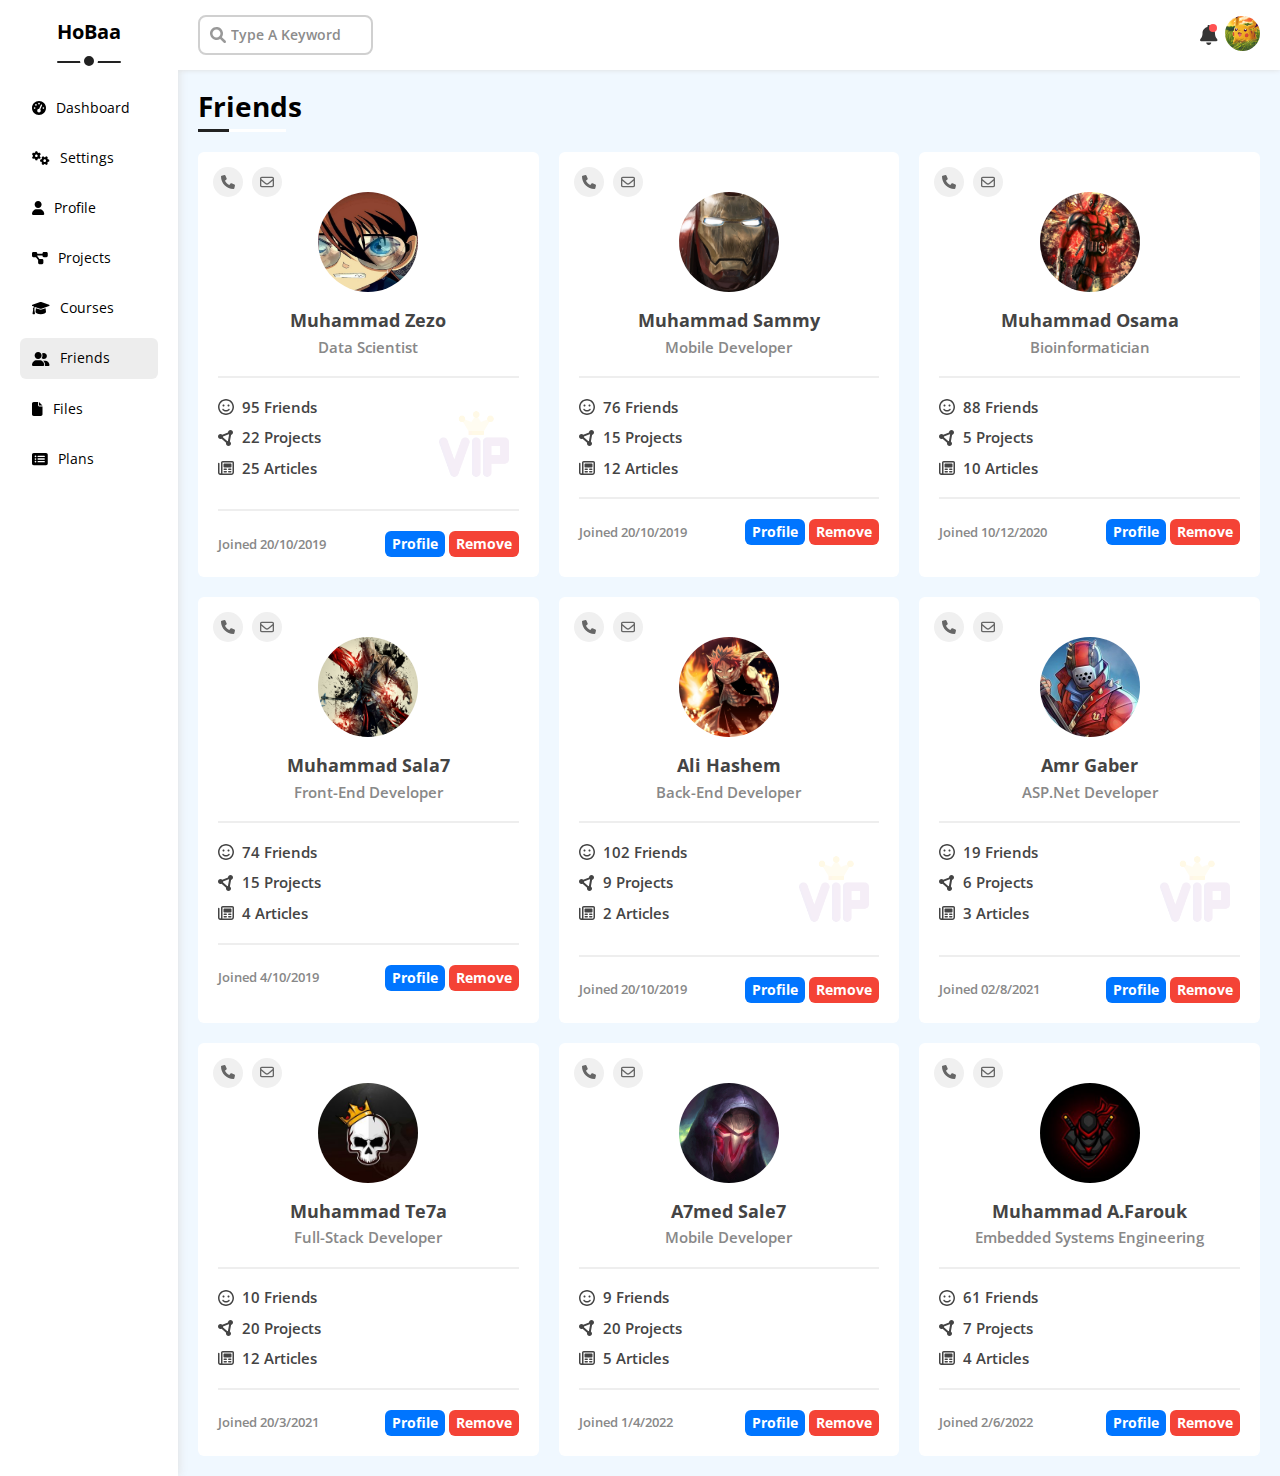
<file: friends.html>
<!DOCTYPE html>
<html lang="en">
  <head>
    <meta charset="UTF-8" />
    <meta http-equiv="X-UA-Compatible" content="IE=edge" />
    <meta name="viewport" content="width=device-width, initial-scale=1.0" />
    <title>Friends</title>
    <!-- Normalization File -->
    <link rel="stylesheet" href="css/normalize.css" />
    <!-- Font Awesome -->
    <link rel="stylesheet" href="css/all.min.css" />
    <!-- Main Style File -->
    <link rel="stylesheet" href="css/style.css" />
    <!-- Used Font -->
    <link rel="preconnect" href="https://fonts.googleapis.com" />
    <link rel="preconnect" href="https://fonts.gstatic.com" crossorigin />
    <link
      rel="stylesheet"
      href="https://fonts.googleapis.com/css2?family=Open+Sans:wght@300;400;500;600;700;800&display=swap"
    />
  </head>
  <body>
    <div class="page-container">
      <aside class="sidebar">
        <h3>HoBaa</h3>
        <ul>
          <li>
            <a href="index.html">
              <i class="fa-solid fa-gauge-high"></i>
              <span>dashboard</span>
            </a>
          </li>
          <li>
            <a href="setting.html">
              <i class="fa-solid fa-gears"></i>
              <span>settings</span>
            </a>
          </li>
          <li>
            <a href="profile.html">
              <i class="fa-solid fa-user"></i>
              <span>profile</span>
            </a>
          </li>
          <li>
            <a href="projects.html">
              <i class="fa-solid fa-diagram-project"></i>
              <span>projects</span>
            </a>
          </li>
          <li>
            <a href="courses.html">
              <i class="fa-solid fa-graduation-cap"></i>
              <span>courses</span>
            </a>
          </li>
          <li>
            <a class="active" href="friends.html">
              <i class="fa-solid fa-user-group"></i>
              <span>friends</span>
            </a>
          </li>
          <li>
            <a href="files.html">
              <i class="fa-solid fa-file"></i>
              <span>files</span>
            </a>
          </li>
          <li>
            <a href="plans.html">
              <i class="fa-solid fa-rectangle-list"></i>
              <span>plans</span>
            </a>
          </li>
        </ul>
      </aside>
      <div class="content-area">
        <!-- Start Header -->
        <header>
          <div class="search-wrapper">
            <label for="serach-input">
              <i class="fa-solid fa-search"></i>
            </label>
            <input type="text" id="serach-input" placeholder="Type A Keyword" />
          </div>

          <div class="user-wrapper">
            <button class="notification-btn">
              <i class="fa-solid fa-bell"></i>
            </button>
            <button class="vector-btn">
              <img src="imgs/user-avatar.jpg" alt="User Avatar" />
            </button>
          </div>
        </header>
        <!-- End Header -->
        <h1 class="main-header">Friends</h1>

        <!-- Start friends page -->
        <div class="friends-page">
          <!-- Friend Box -->
          <section class="friend-box">
            <div class="contact-btns">
              <button><i class="fa-solid fa-phone"></i></button>
              <button><i class="fa-regular fa-envelope"></i></button>
            </div>
            <div class="friend-info">
              <img src="imgs/friends/friend01.jpg" alt="my friend" />
              <h4 class="friend-name">Muhammad Zezo</h4>
              <p>Data Scientist</p>
            </div>

            <div class="friend-contibutions">
              <div>
                <span><i class="fa-regular fa-face-smile"></i></span
                ><span>95 Friends</span>
              </div>
              <div>
                <span><i class="fa-solid fa-circle-nodes"></i></span
                ><span>22 Projects</span>
              </div>
              <div>
                <span><i class="fa-regular fa-newspaper"></i></span
                ><span>25 Articles</span>
              </div>
              <img src="imgs/vip.png" alt="VIP Image" class="vip" />
            </div>

            <div class="control-btns">
              <p>joined <span class="joined-date">20/10/2019</span></p>
              <div class="btns">
                <button class="go-profile-btn">profile</button>
                <button class="remove-btn">remove</button>
              </div>
            </div>
          </section>

          <!-- Friend Box -->
          <section class="friend-box">
            <div class="contact-btns">
              <button><i class="fa-solid fa-phone"></i></button>
              <button><i class="fa-regular fa-envelope"></i></button>
            </div>
            <div class="friend-info">
              <img src="imgs/friends/friend02.jpg" alt="my friend" />
              <h4 class="friend-name">Muhammad Sammy</h4>
              <p>Mobile developer</p>
            </div>

            <div class="friend-contibutions">
              <div>
                <span><i class="fa-regular fa-face-smile"></i></span
                ><span>76 Friends</span>
              </div>
              <div>
                <span><i class="fa-solid fa-circle-nodes"></i></span
                ><span>15 Projects</span>
              </div>
              <div>
                <span><i class="fa-regular fa-newspaper"></i></span
                ><span>12 Articles</span>
              </div>
            </div>

            <div class="control-btns">
              <p>joined <span class="joined-date">20/10/2019</span></p>
              <div class="btns">
                <button class="go-profile-btn">profile</button>
                <button class="remove-btn">remove</button>
              </div>
            </div>
          </section>

          <!-- Friend Box -->
          <section class="friend-box">
            <div class="contact-btns">
              <button><i class="fa-solid fa-phone"></i></button>
              <button><i class="fa-regular fa-envelope"></i></button>
            </div>
            <div class="friend-info">
              <img src="imgs/friends/friend03.jpg" alt="my friend" />
              <h4 class="friend-name">Muhammad Osama</h4>
              <p>Bioinformatician</p>
            </div>

            <div class="friend-contibutions">
              <div>
                <span><i class="fa-regular fa-face-smile"></i></span
                ><span>88 Friends</span>
              </div>
              <div>
                <span><i class="fa-solid fa-circle-nodes"></i></span
                ><span>5 Projects</span>
              </div>
              <div>
                <span><i class="fa-regular fa-newspaper"></i></span
                ><span>10 Articles</span>
              </div>
            </div>

            <div class="control-btns">
              <p>joined <span class="joined-date">10/12/2020</span></p>
              <div class="btns">
                <button class="go-profile-btn">profile</button>
                <button class="remove-btn">remove</button>
              </div>
            </div>
          </section>

          <!-- Friend Box -->
          <section class="friend-box">
            <div class="contact-btns">
              <button><i class="fa-solid fa-phone"></i></button>
              <button><i class="fa-regular fa-envelope"></i></button>
            </div>
            <div class="friend-info">
              <img src="imgs/friends/friend04.png" alt="my friend" />
              <h4 class="friend-name">Muhammad Sala7</h4>
              <p>Front-End developer</p>
            </div>

            <div class="friend-contibutions">
              <div>
                <span><i class="fa-regular fa-face-smile"></i></span
                ><span>74 Friends</span>
              </div>
              <div>
                <span><i class="fa-solid fa-circle-nodes"></i></span
                ><span>15 Projects</span>
              </div>
              <div>
                <span><i class="fa-regular fa-newspaper"></i></span
                ><span>4 Articles</span>
              </div>
            </div>

            <div class="control-btns">
              <p>joined <span class="joined-date">4/10/2019</span></p>
              <div class="btns">
                <button class="go-profile-btn">profile</button>
                <button class="remove-btn">remove</button>
              </div>
            </div>
          </section>

          <!-- Friend Box -->
          <section class="friend-box">
            <div class="contact-btns">
              <button><i class="fa-solid fa-phone"></i></button>
              <button><i class="fa-regular fa-envelope"></i></button>
            </div>
            <div class="friend-info">
              <img src="imgs/friends/friend05.jpg" alt="my friend" />
              <h4 class="friend-name">Ali Hashem</h4>
              <p>Back-End Developer</p>
            </div>

            <div class="friend-contibutions">
              <div>
                <span><i class="fa-regular fa-face-smile"></i></span
                ><span>102 Friends</span>
              </div>
              <div>
                <span><i class="fa-solid fa-circle-nodes"></i></span
                ><span>9 Projects</span>
              </div>
              <div>
                <span><i class="fa-regular fa-newspaper"></i></span
                ><span>2 Articles</span>
              </div>
              <img src="imgs/vip.png" alt="VIP Image" class="vip" />
            </div>

            <div class="control-btns">
              <p>joined <span class="joined-date">20/10/2019</span></p>
              <div class="btns">
                <button class="go-profile-btn">profile</button>
                <button class="remove-btn">remove</button>
              </div>
            </div>
          </section>

          <!-- Friend Box -->
          <section class="friend-box">
            <div class="contact-btns">
              <button><i class="fa-solid fa-phone"></i></button>
              <button><i class="fa-regular fa-envelope"></i></button>
            </div>
            <div class="friend-info">
              <img src="imgs/friends/friend06.jpg" alt="my friend" />
              <h4 class="friend-name">Amr Gaber</h4>
              <p>ASP.Net Developer</p>
            </div>

            <div class="friend-contibutions">
              <div>
                <span><i class="fa-regular fa-face-smile"></i></span
                ><span>19 Friends</span>
              </div>
              <div>
                <span><i class="fa-solid fa-circle-nodes"></i></span
                ><span>6 Projects</span>
              </div>
              <div>
                <span><i class="fa-regular fa-newspaper"></i></span
                ><span>3 Articles</span>
              </div>
              <img src="imgs/vip.png" alt="VIP Image" class="vip" />
            </div>

            <div class="control-btns">
              <p>joined <span class="joined-date">02/8/2021</span></p>
              <div class="btns">
                <button class="go-profile-btn">profile</button>
                <button class="remove-btn">remove</button>
              </div>
            </div>
          </section>

          <!-- Friend Box -->
          <section class="friend-box">
            <div class="contact-btns">
              <button><i class="fa-solid fa-phone"></i></button>
              <button><i class="fa-regular fa-envelope"></i></button>
            </div>
            <div class="friend-info">
              <img src="imgs/friends/friend08.jpg" alt="my friend" />
              <h4 class="friend-name">Muhammad Te7a</h4>
              <p>Full-Stack Developer</p>
            </div>

            <div class="friend-contibutions">
              <div>
                <span><i class="fa-regular fa-face-smile"></i></span
                ><span>10 Friends</span>
              </div>
              <div>
                <span><i class="fa-solid fa-circle-nodes"></i></span
                ><span>20 Projects</span>
              </div>
              <div>
                <span><i class="fa-regular fa-newspaper"></i></span
                ><span>12 Articles</span>
              </div>
            </div>

            <div class="control-btns">
              <p>joined <span class="joined-date">20/3/2021</span></p>
              <div class="btns">
                <button class="go-profile-btn">profile</button>
                <button class="remove-btn">remove</button>
              </div>
            </div>
          </section>

          <!-- Friend Box -->
          <section class="friend-box">
            <div class="contact-btns">
              <button><i class="fa-solid fa-phone"></i></button>
              <button><i class="fa-regular fa-envelope"></i></button>
            </div>
            <div class="friend-info">
              <img src="imgs/friends/friend09.jpg" alt="my friend" />
              <h4 class="friend-name">A7med Sale7</h4>
              <p>Mobile Developer</p>
            </div>

            <div class="friend-contibutions">
              <div>
                <span><i class="fa-regular fa-face-smile"></i></span
                ><span>9 Friends</span>
              </div>
              <div>
                <span><i class="fa-solid fa-circle-nodes"></i></span
                ><span>20 Projects</span>
              </div>
              <div>
                <span><i class="fa-regular fa-newspaper"></i></span
                ><span>5 Articles</span>
              </div>
            </div>

            <div class="control-btns">
              <p>joined <span class="joined-date">1/4/2022</span></p>
              <div class="btns">
                <button class="go-profile-btn">profile</button>
                <button class="remove-btn">remove</button>
              </div>
            </div>
          </section>

          <!-- Friend Box -->
          <section class="friend-box">
            <div class="contact-btns">
              <button><i class="fa-solid fa-phone"></i></button>
              <button><i class="fa-regular fa-envelope"></i></button>
            </div>
            <div class="friend-info">
              <img src="imgs/friends/friend10.jpg" alt="my friend" />
              <h4 class="friend-name">Muhammad A.Farouk</h4>
              <p>embedded systems Engineering</p>
            </div>

            <div class="friend-contibutions">
              <div>
                <span><i class="fa-regular fa-face-smile"></i></span
                ><span>61 Friends</span>
              </div>
              <div>
                <span><i class="fa-solid fa-circle-nodes"></i></span
                ><span>7 Projects</span>
              </div>
              <div>
                <span><i class="fa-regular fa-newspaper"></i></span
                ><span>4 Articles</span>
              </div>
            </div>

            <div class="control-btns">
              <p>joined <span class="joined-date">2/6/2022</span></p>
              <div class="btns">
                <button class="go-profile-btn">profile</button>
                <button class="remove-btn">remove</button>
              </div>
            </div>
          </section>
        </div>
        <!-- End friends page -->
      </div>
    </div>
    <!-- Script -->
    <script src="js/all.min.js"></script>
    <script src="js/main.js"></script>
  </body>
</html>
</file>
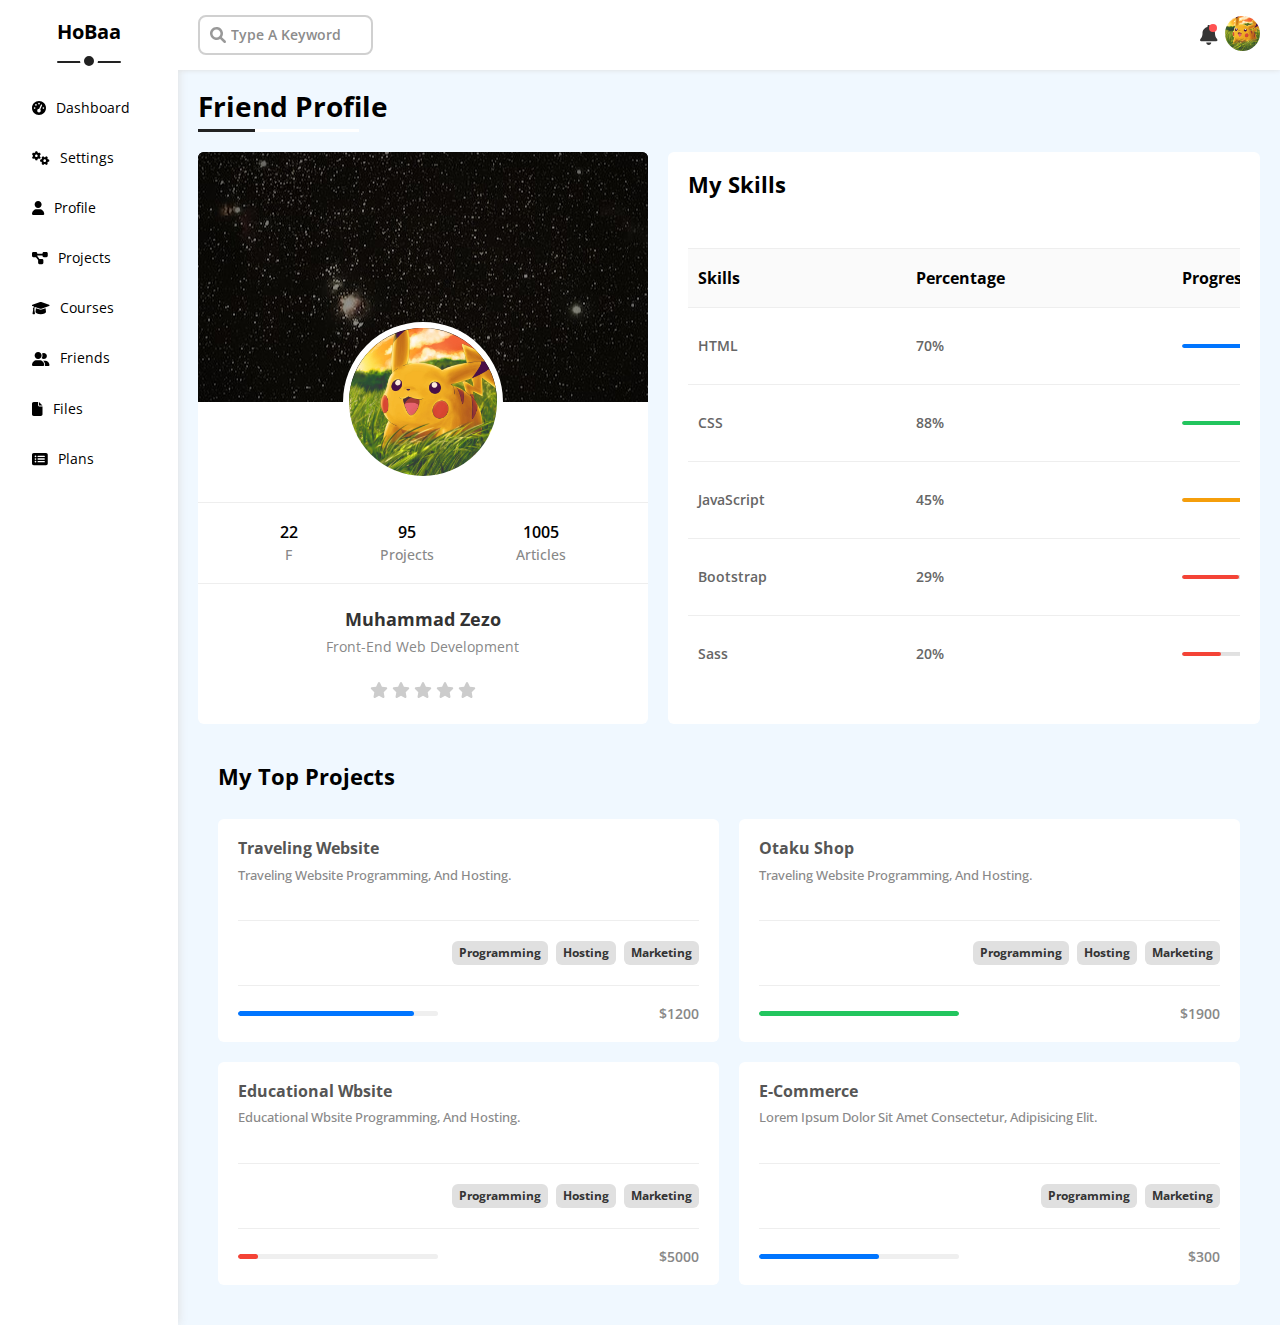
<file: friends_profile.html>
<!DOCTYPE html>
<html lang="en">
  <head>
    <meta charset="UTF-8" />
    <meta http-equiv="X-UA-Compatible" content="IE=edge" />
    <meta name="viewport" content="width=device-width, initial-scale=1.0" />
    <title>Friends Profile</title>
    <!-- Normalization File -->
    <link rel="stylesheet" href="css/normalize.css" />
    <!-- Font Awesome -->
    <link rel="stylesheet" href="css/all.min.css" />
    <!-- Main Style File -->
    <link rel="stylesheet" href="css/style.css" />
    <!-- Used Font -->
    <link rel="preconnect" href="https://fonts.googleapis.com" />
    <link rel="preconnect" href="https://fonts.gstatic.com" crossorigin />
    <link
      rel="stylesheet"
      href="https://fonts.googleapis.com/css2?family=Open+Sans:wght@300;400;500;600;700;800&display=swap"
    />
  </head>
  <body>
    <div class="page-container">
      <aside class="sidebar">
        <h3>HoBaa</h3>
        <ul>
          <li>
            <a href="index.html">
              <i class="fa-solid fa-gauge-high"></i>
              <span>dashboard</span>
            </a>
          </li>
          <li>
            <a href="setting.html">
              <i class="fa-solid fa-gears"></i>
              <span>settings</span>
            </a>
          </li>
          <li>
            <a href="profile.html">
              <i class="fa-solid fa-user"></i>
              <span>profile</span>
            </a>
          </li>
          <li>
            <a href="projects.html">
              <i class="fa-solid fa-diagram-project"></i>
              <span>projects</span>
            </a>
          </li>
          <li>
            <a href="courses.html">
              <i class="fa-solid fa-graduation-cap"></i>
              <span>courses</span>
            </a>
          </li>
          <li>
            <a href="friends.html">
              <i class="fa-solid fa-user-group"></i>
              <span>friends</span>
            </a>
          </li>
          <li>
            <a href="files.html">
              <i class="fa-solid fa-file"></i>
              <span>files</span>
            </a>
          </li>
          <li>
            <a href="plans.html">
              <i class="fa-solid fa-rectangle-list"></i>
              <span>plans</span>
            </a>
          </li>
        </ul>
      </aside>
      <div class="content-area">
        <!-- Start Header -->
        <header>
          <div class="search-wrapper">
            <label for="serach-input">
              <i class="fa-solid fa-search"></i>
            </label>
            <input type="text" id="serach-input" placeholder="Type A Keyword" />
          </div>
          <div class="user-wrapper">
            <button class="notification-btn">
              <i class="fa-solid fa-bell"></i>
            </button>
            <button class="vector-btn">
              <img src="imgs/user-avatar.jpg" alt="User Avatar" />
            </button>
          </div>
        </header>
        <!-- End Header -->
        <h1 class="main-header">Friend Profile</h1>

        <!-- Start Friend Profile Page -->
        <div class="friend-profile-page">
          <!-- Start Welcome Box -->
          <section class="friend-info">
            <div class="image-background"></div>
            <div class="avatar">
              <img src="imgs/user-avatar.jpg" alt="User Avatar" />
            </div>
            <div class="friend-contributions">
              <div>
                <span class="cont-number">22</span>
                <span class="cont-name">F</span>
              </div>
              <div>
                <span class="cont-number">95</span>
                <span class="cont-name">Projects</span>
              </div>
              <div>
                <span class="cont-number">1005</span>
                <span class="cont-name">Articles</span>
              </div>
            </div>
            <div class="name-info">
              <h4 class="the-name">Muhammad Zezo</h4>
              <p class="job-title">Front-end Web Development</p>
            </div>
            <div class="rating">
              <span><i class="fa-solid fa-star"></i></span>
              <span><i class="fa-solid fa-star"></i></span>
              <span><i class="fa-solid fa-star"></i></span>
              <span><i class="fa-solid fa-star"></i></span>
              <span><i class="fa-solid fa-star"></i></span>
            </div>
          </section>
          <!-- End Welcome Box -->

          <!-- Start Welcome Box -->
          <section class="friend-skills">
            <div class="regular-box-tilte">
              <h2 class="widget-name">my Skills</h2>
            </div>
            <div class="skills-table">
              <table>
                <thead>
                  <tr>
                    <th>Skills</th>
                    <th>Percentage</th>
                    <th>Progress</th>
                  </tr>
                </thead>
                <tbody>
                  <tr>
                    <td>HTML</td>
                    <td>70%</td>
                    <td>
                      <div class="progress-bar">
                        <span
                          class="progress from_50_to_79"
                          style="width: 70%"
                        ></span>
                      </div>
                    </td>
                  </tr>

                  <tr>
                    <td>CSS</td>
                    <td>88%</td>
                    <td>
                      <div class="progress-bar">
                        <span
                          class="progress from_80_to_100"
                          style="width: 88%"
                        ></span>
                      </div>
                    </td>
                  </tr>

                  <tr>
                    <td>JavaScript</td>
                    <td>45%</td>
                    <td>
                      <div class="progress-bar">
                        <span
                          class="progress from_30_to_49"
                          style="width: 45%"
                        ></span>
                      </div>
                    </td>
                  </tr>

                  <tr>
                    <td>Bootstrap</td>
                    <td>29%</td>
                    <td>
                      <div class="progress-bar">
                        <span
                          class="progress from_0_to_29"
                          style="width: 29%"
                        ></span>
                      </div>
                    </td>
                  </tr>

                  <tr>
                    <td>Sass</td>
                    <td>20%</td>
                    <td>
                      <div class="progress-bar">
                        <span
                          class="progress from_0_to_29"
                          style="width: 20%"
                        ></span>
                      </div>
                    </td>
                  </tr>
                </tbody>
              </table>
            </div>
          </section>
          <!-- End Welcome Box -->

          <!-- Start Welcome Box -->
          <section class="friend-projects">
            <div class="regular-box-tilte">
              <h2 class="widget-name">my top projects</h2>
            </div>

            <div class="projects-container">
              <!-- Project Box -->
              <div class="project-box">
                <div class="project-tilte">
                  <h4 class="project-name">traveling website</h4>
                  <p class="project-info">
                    traveling website programming, and hosting.
                  </p>
                </div>
                <div class="project-category">
                  <span class="label">programming</span>
                  <span class="label">hosting</span>
                  <span class="label">marketing</span>
                </div>
                <div class="project-cost">
                  <div class="project-prog">
                    <span class="almost-completed" style="width: 88%"></span>
                  </div>
                  <span>$1200</span>
                </div>
              </div>

              <!-- Project Box -->
              <div class="project-box">
                <div class="project-tilte">
                  <h4 class="project-name">Otaku Shop</h4>
                  <p class="project-info">
                    traveling website programming, and hosting.
                  </p>
                </div>
                <div class="project-category">
                  <span class="label">programming</span>
                  <span class="label">hosting</span>
                  <span class="label">marketing</span>
                </div>
                <div class="project-cost">
                  <div class="project-prog">
                    <span class="completed" style="width: 100%"></span>
                  </div>
                  <span>$1900</span>
                </div>
              </div>

              <!-- Project Box -->
              <div class="project-box">
                <div class="project-tilte">
                  <h4 class="project-name">Educational Wbsite</h4>
                  <p class="project-info">
                    Educational Wbsite programming, and hosting.
                  </p>
                </div>
                <div class="project-category">
                  <span class="label">programming</span>
                  <span class="label">hosting</span>
                  <span class="label">marketing</span>
                </div>
                <div class="project-cost">
                  <div class="project-prog">
                    <span class="just-start" style="width: 10%"></span>
                  </div>
                  <span>$5000</span>
                </div>
              </div>

              <!-- Project Box -->
              <div class="project-box">
                <div class="project-tilte">
                  <h4 class="project-name">E-Commerce</h4>
                  <p class="project-info">
                    Lorem ipsum dolor sit amet consectetur, adipisicing elit.
                  </p>
                </div>
                <div class="project-category">
                  <span class="label">programming</span>
                  <span class="label">marketing</span>
                </div>
                <div class="project-cost">
                  <div class="project-prog">
                    <span class="almost-completed" style="width: 60%"></span>
                  </div>
                  <span>$300</span>
                </div>
              </div>
            </div>
          </section>
          <!-- End Welcome Box -->
        </div>
        <!-- End Friend Profile Page -->
      </div>
    </div>
    <!-- Script -->
    <script src="js/all.min.js"></script>
    <script src="js/main.js"></script>
  </body>
</html>
</file>
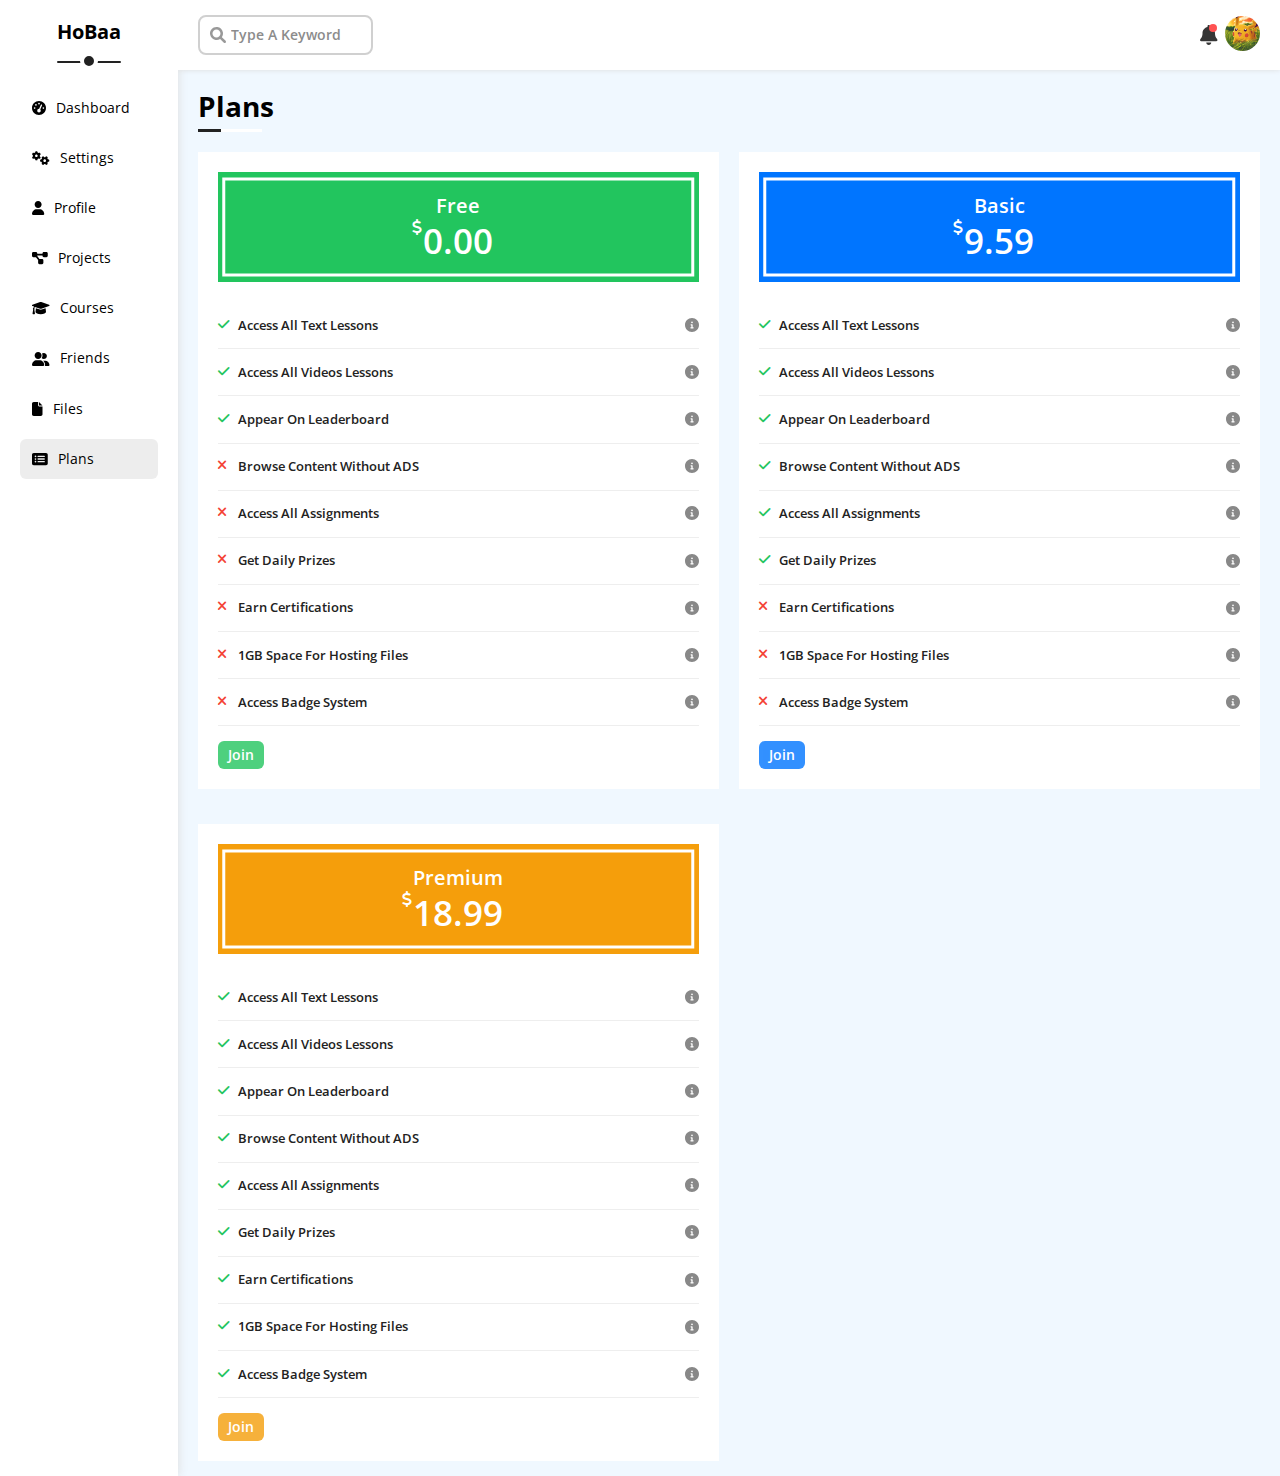
<file: plans.html>
<!DOCTYPE html>
<html lang="en">
  <head>
    <meta charset="UTF-8" />
    <meta http-equiv="X-UA-Compatible" content="IE=edge" />
    <meta name="viewport" content="width=device-width, initial-scale=1.0" />
    <title>Plans</title>
    <!-- Normalization File -->
    <link rel="stylesheet" href="css/normalize.css" />
    <!-- Font Awesome -->
    <link rel="stylesheet" href="css/all.min.css" />
    <!-- Main Style File -->
    <link rel="stylesheet" href="css/style.css" />
    <!-- Used Font -->
    <link rel="preconnect" href="https://fonts.googleapis.com" />
    <link rel="preconnect" href="https://fonts.gstatic.com" crossorigin />
    <link
      rel="stylesheet"
      href="https://fonts.googleapis.com/css2?family=Open+Sans:wght@300;400;500;600;700;800&display=swap"
    />
  </head>
  <body>
    <div class="page-container">
      <aside class="sidebar">
        <h3>HoBaa</h3>
        <ul>
          <li>
            <a href="index.html">
              <i class="fa-solid fa-gauge-high"></i>
              <span>dashboard</span>
            </a>
          </li>
          <li>
            <a href="setting.html">
              <i class="fa-solid fa-gears"></i>
              <span>settings</span>
            </a>
          </li>
          <li>
            <a href="profile.html">
              <i class="fa-solid fa-user"></i>
              <span>profile</span>
            </a>
          </li>
          <li>
            <a href="projects.html">
              <i class="fa-solid fa-diagram-project"></i>
              <span>projects</span>
            </a>
          </li>
          <li>
            <a href="courses.html">
              <i class="fa-solid fa-graduation-cap"></i>
              <span>courses</span>
            </a>
          </li>
          <li>
            <a href="friends.html">
              <i class="fa-solid fa-user-group"></i>
              <span>friends</span>
            </a>
          </li>
          <li>
            <a href="files.html">
              <i class="fa-solid fa-file"></i>
              <span>files</span>
            </a>
          </li>
          <li>
            <a class="active" href="plans.html">
              <i class="fa-solid fa-rectangle-list"></i>
              <span>plans</span>
            </a>
          </li>
        </ul>
      </aside>
      <div class="content-area">
        <!-- Start Header -->
        <header>
          <div class="search-wrapper">
            <label for="serach-input">
              <i class="fa-solid fa-search"></i>
            </label>
            <input type="text" id="serach-input" placeholder="Type A Keyword" />
          </div>
          <div class="user-wrapper">
            <button class="notification-btn">
              <i class="fa-solid fa-bell"></i>
            </button>
            <button class="vector-btn">
              <img src="imgs/user-avatar.jpg" alt="User Avatar" />
            </button>
          </div>
        </header>
        <!-- End Header -->
        <h1 class="main-header">Plans</h1>

        <!-- Start Plans page -->
        <div class="plans-page">
          <div class="plan free-plan">
            <div class="plan-price">
              <div>
                <h4>Free</h4>
                <h5>0.00</h5>
              </div>
            </div>
            <ul class="plan-features">
              <li class="allow">
                <span>Access all text lessons</span
                ><span><i class="fa-solid fa-circle-info"></i></span>
              </li>
              <li class="allow">
                <span>Access all videos lessons</span
                ><span><i class="fa-solid fa-circle-info"></i></span>
              </li>
              <li class="allow">
                <span>appear on leaderboard</span
                ><span><i class="fa-solid fa-circle-info"></i></span>
              </li>
              <li>
                <span>browse content without ADS</span
                ><span><i class="fa-solid fa-circle-info"></i></span>
              </li>
              <li>
                <span>Access all assignments</span
                ><span><i class="fa-solid fa-circle-info"></i></span>
              </li>
              <li>
                <span>get daily prizes</span
                ><span><i class="fa-solid fa-circle-info"></i></span>
              </li>
              <li>
                <span>earn certifications</span
                ><span><i class="fa-solid fa-circle-info"></i></span>
              </li>
              <li>
                <span>1GB space for hosting files</span
                ><span><i class="fa-solid fa-circle-info"></i></span>
              </li>
              <li>
                <span>Access badge system</span
                ><span><i class="fa-solid fa-circle-info"></i></span>
              </li>
            </ul>
            <button class="join-btn">join</button>
          </div>
          <div class="plan basic-plan">
            <div class="plan-price">
              <div>
                <h4>Basic</h4>
                <h5>9.59</h5>
              </div>
            </div>
            <ul class="plan-features">
              <li class="allow">
                <span>Access all text lessons</span
                ><span><i class="fa-solid fa-circle-info"></i></span>
              </li>
              <li class="allow">
                <span>Access all videos lessons</span
                ><span><i class="fa-solid fa-circle-info"></i></span>
              </li>
              <li class="allow">
                <span>appear on leaderboard</span
                ><span><i class="fa-solid fa-circle-info"></i></span>
              </li>
              <li class="allow">
                <span>browse content without ADS</span
                ><span><i class="fa-solid fa-circle-info"></i></span>
              </li>
              <li class="allow">
                <span>Access all assignments</span
                ><span><i class="fa-solid fa-circle-info"></i></span>
              </li>
              <li class="allow">
                <span>get daily prizes</span
                ><span><i class="fa-solid fa-circle-info"></i></span>
              </li>
              <li>
                <span>earn certifications</span
                ><span><i class="fa-solid fa-circle-info"></i></span>
              </li>
              <li>
                <span>1GB space for hosting files</span
                ><span><i class="fa-solid fa-circle-info"></i></span>
              </li>
              <li>
                <span>Access badge system</span
                ><span><i class="fa-solid fa-circle-info"></i></span>
              </li>
            </ul>
            <button class="join-btn">join</button>
          </div>

          <div class="plan premium-plan">
            <div class="plan-price">
              <div>
                <h4>Premium</h4>
                <h5>18.99</h5>
              </div>
            </div>
            <ul class="plan-features">
              <li class="allow">
                <span>Access all text lessons</span
                ><span><i class="fa-solid fa-circle-info"></i></span>
              </li>
              <li class="allow">
                <span>Access all videos lessons</span
                ><span><i class="fa-solid fa-circle-info"></i></span>
              </li>
              <li class="allow">
                <span>appear on leaderboard</span
                ><span><i class="fa-solid fa-circle-info"></i></span>
              </li>
              <li class="allow">
                <span>browse content without ADS</span
                ><span><i class="fa-solid fa-circle-info"></i></span>
              </li>
              <li class="allow">
                <span>Access all assignments</span
                ><span><i class="fa-solid fa-circle-info"></i></span>
              </li>
              <li class="allow">
                <span>get daily prizes</span
                ><span><i class="fa-solid fa-circle-info"></i></span>
              </li>
              <li class="allow">
                <span>earn certifications</span
                ><span><i class="fa-solid fa-circle-info"></i></span>
              </li>
              <li class="allow">
                <span>1GB space for hosting files</span
                ><span><i class="fa-solid fa-circle-info"></i></span>
              </li>
              <li class="allow">
                <span>Access badge system</span
                ><span><i class="fa-solid fa-circle-info"></i></span>
              </li>
            </ul>
            <button class="join-btn">join</button>
          </div>
        </div>
        <!-- End Plans page -->
      </div>
    </div>
    <!-- Script -->
    <script src="js/all.min.js"></script>
    <script src="js/main.js"></script>
  </body>
</html>
</file>
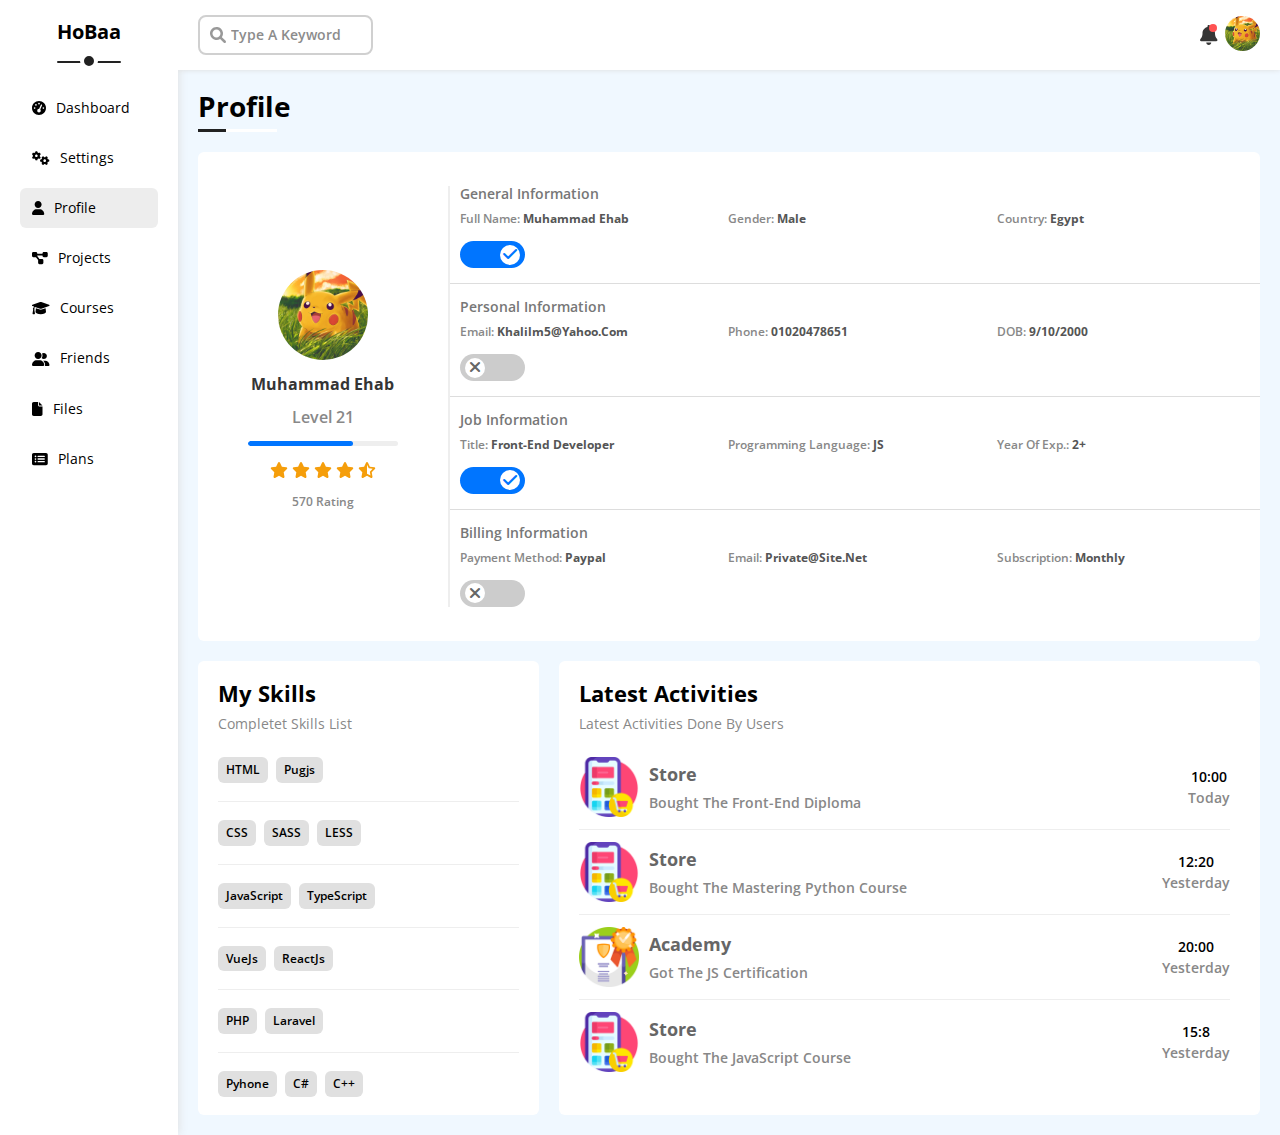
<file: profile.html>
<!DOCTYPE html>
<html lang="en">
  <head>
    <meta charset="UTF-8" />
    <meta http-equiv="X-UA-Compatible" content="IE=edge" />
    <meta name="viewport" content="width=device-width, initial-scale=1.0" />
    <title>Profile</title>
    <!-- Normalization File -->
    <link rel="stylesheet" href="css/normalize.css" />
    <!-- Font Awesome -->
    <link rel="stylesheet" href="css/all.min.css" />
    <!-- Main Style File -->
    <link rel="stylesheet" href="css/style.css" />
    <!-- Used Font -->
    <link rel="preconnect" href="https://fonts.googleapis.com" />
    <link rel="preconnect" href="https://fonts.gstatic.com" crossorigin />
    <link
      rel="stylesheet"
      href="https://fonts.googleapis.com/css2?family=Open+Sans:wght@300;400;500;600;700;800&display=swap"
    />
  </head>
  <body>
    <div class="page-container">
      <aside class="sidebar">
        <h3>HoBaa</h3>
        <ul>
          <li>
            <a href="index.html">
              <i class="fa-solid fa-gauge-high"></i>
              <span>dashboard</span>
            </a>
          </li>
          <li>
            <a href="setting.html">
              <i class="fa-solid fa-gears"></i>
              <span>settings</span>
            </a>
          </li>
          <li>
            <a class="active" href="profile.html">
              <i class="fa-solid fa-user"></i>
              <span>profile</span>
            </a>
          </li>
          <li>
            <a href="projects.html">
              <i class="fa-solid fa-diagram-project"></i>
              <span>projects</span>
            </a>
          </li>
          <li>
            <a href="courses.html">
              <i class="fa-solid fa-graduation-cap"></i>
              <span>courses</span>
            </a>
          </li>
          <li>
            <a href="friends.html">
              <i class="fa-solid fa-user-group"></i>
              <span>friends</span>
            </a>
          </li>
          <li>
            <a href="files.html">
              <i class="fa-solid fa-file"></i>
              <span>files</span>
            </a>
          </li>
          <li>
            <a href="plans.html">
              <i class="fa-solid fa-rectangle-list"></i>
              <span>plans</span>
            </a>
          </li>
        </ul>
      </aside>
      <div class="content-area">
        <!-- Start Header -->
        <header>
          <div class="search-wrapper">
            <label for="serach-input">
              <i class="fa-solid fa-search"></i>
            </label>
            <input type="text" id="serach-input" placeholder="Type A Keyword" />
          </div>
          <div class="user-wrapper">
            <button class="notification-btn">
              <i class="fa-solid fa-bell"></i>
            </button>
            <button class="vector-btn">
              <img src="imgs/user-avatar.jpg" alt="User Avatar" />
            </button>
          </div>
        </header>
        <!-- End Header -->
        <h1 class="main-header">Profile</h1>

        <!-- Start Wrapper -->
        <div class="profile-page">
          <!-- Start Profile Info Box -->
          <section class="profile-info-box">
            <div class="left-side">
              <img src="imgs/user-avatar.jpg" alt="user Avatar" />
              <h4 class="user-name">Muhammad Ehab</h4>
              <p class="lvl">Level 21</p>
              <div class="level-prog"></div>
              <div class="rate">
                <span><i class="fa-solid fa-star"></i></span>
                <span><i class="fa-solid fa-star"></i></span>
                <span><i class="fa-solid fa-star"></i></span>
                <span><i class="fa-solid fa-star"></i></span>
                <span><i class="fa-solid fa-star-half-stroke"></i></span>
              </div>
              <p>570 rating</p>
            </div>
            <div class="right-side">
              <div class="row">
                <h5 class="row-header">general information</h5>
                <div class="info">
                  <p>Full Name: <span class="username">Muhammad Ehab</span></p>
                  <p>gender: <span class="gender">male</span></p>
                  <p>country: <span class="country">egypt</span></p>
                  <label>
                    <input class="toggle-checkbox" type="checkbox" checked />
                    <div class="toggle-switch"></div>
                  </label>
                </div>
              </div>

              <div class="row">
                <h5 class="row-header">personal information</h5>
                <div class="info">
                  <p>email: <span class="email">khalilm5@yahoo.com</span></p>
                  <p>phone: <span class="phone">01020478651</span></p>
                  <p>DOB: <span class="dob">9/10/2000</span></p>
                  <label>
                    <input class="toggle-checkbox" type="checkbox" />
                    <div class="toggle-switch"></div>
                  </label>
                </div>
              </div>

              <div class="row">
                <h5 class="row-header">job information</h5>
                <div class="info">
                  <p>title: <span class="email">front-End Developer</span></p>
                  <p>programming language: <span class="phone">JS</span></p>
                  <p>year of exp.: <span class="dob">2+</span></p>
                  <label>
                    <input class="toggle-checkbox" type="checkbox" checked />
                    <div class="toggle-switch"></div>
                  </label>
                </div>
              </div>

              <div class="row">
                <h5 class="row-header">billing information</h5>
                <div class="info">
                  <p>payment method: <span>paypal</span></p>
                  <p>email: <span>private@site.net</span></p>
                  <p>subscription: <span>monthly</span></p>
                  <label>
                    <input class="toggle-checkbox" type="checkbox" />
                    <div class="toggle-switch"></div>
                  </label>
                </div>
              </div>
            </div>
          </section>
          <!-- End Profile Info Box -->

          <!-- Start My skills Box -->
          <section class="my-skills-box">
            <div class="regular-box-tilte">
              <h2>my skills</h2>
              <p>completet skills list</p>
            </div>
            <div class="skills">
              <div class="row">
                <p class="badge">HTML</p>
                <p class="badge">Pugjs</p>
              </div>
              <div class="row">
                <p class="badge">CSS</p>
                <p class="badge">SASS</p>
                <p class="badge">LESS</p>
              </div>
              <div class="row">
                <p class="badge">JavaScript</p>
                <p class="badge">TypeScript</p>
              </div>
              <div class="row">
                <p class="badge">VueJs</p>
                <p class="badge">ReactJs</p>
              </div>
              <div class="row">
                <p class="badge">PHP</p>
                <p class="badge">Laravel</p>
              </div>
              <div class="row">
                <p class="badge">Pyhone</p>
                <p class="badge">C#</p>
                <p class="badge">C++</p>
              </div>
            </div>
          </section>
          <!-- End My skills Box -->

          <!-- Start Latest Activities Box -->
          <section class="latest-activity-box">
            <div class="regular-box-tilte">
              <h2>latest activities</h2>
              <p>latest activities done by users</p>
            </div>
            <div class="activities">
              <div class="row">
                <img
                  src="imgs/latest_activity/shopping-online.png"
                  alt="Store Image"
                />
                <div class="activity-details">
                  <h4 class="activity-title">Store</h4>
                  <p class="info">bought the front-End Diploma</p>
                </div>
                <p class="date">
                  <span>10:00</span>
                  <span>today</span>
                </p>
              </div>

              <div class="row">
                <img
                  src="imgs/latest_activity/shopping-online.png"
                  alt="Store Image"
                />
                <div class="activity-details">
                  <h4 class="activity-title">Store</h4>
                  <p class="info">bought the mastering python course</p>
                </div>
                <p class="date">
                  <span>12:20</span>
                  <span>yesterday</span>
                </p>
              </div>

              <div class="row">
                <img
                  src="imgs/latest_activity/certification.png"
                  alt="certifucation Image"
                />
                <div class="activity-details">
                  <h4 class="activity-title">Academy</h4>
                  <p class="info">Got The JS Certification</p>
                </div>
                <p class="date">
                  <span>20:00</span>
                  <span>yesterday</span>
                </p>
              </div>

              <div class="row">
                <img
                  src="imgs/latest_activity/shopping-online.png"
                  alt="Store Image"
                />
                <div class="activity-details">
                  <h4 class="activity-title">Store</h4>
                  <p class="info">bought the JavaScript Course</p>
                </div>
                <p class="date">
                  <span>15:8</span>
                  <span>yesterday</span>
                </p>
              </div>

              <div class="row">
                <img src="imgs/latest_activity/reward.png" alt="badge Image" />
                <div class="activity-details">
                  <h4 class="activity-title">Badges</h4>
                  <p class="info">unlocked the 10 skills badge</p>
                </div>
                <p class="date">
                  <span>18:28</span>
                  <span>yesterday</span>
                </p>
              </div>

              <div class="row">
                <img
                  src="imgs/latest_activity/certification.png"
                  alt="certification Image"
                />
                <div class="activity-details">
                  <h4 class="activity-title">Academy</h4>
                  <p class="info">got the PHP certification</p>
                </div>
                <p class="date">
                  <span>22:26</span>
                  <span>yesterday</span>
                </p>
              </div>

              <div class="row">
                <img
                  src="imgs/latest_activity/reward.png"
                  alt="certification Image"
                />
                <div class="activity-details">
                  <h4 class="activity-title">Badges</h4>
                  <p class="info">unlocked the 50 skills badge</p>
                </div>
                <p class="date">
                  <span>20:36</span>
                  <span>2 days ago</span>
                </p>
              </div>

              <div class="row">
                <img
                  src="imgs/latest_activity/shopping-online.png"
                  alt="certification Image"
                />
                <div class="activity-details">
                  <h4 class="activity-title">Store</h4>
                  <p class="info">bought the Full-Stack Diploma</p>
                </div>
                <p class="date">
                  <span>08:37</span>
                  <span>3 days ago</span>
                </p>
              </div>
            </div>
          </section>
          <!-- End Latest Activities Box -->
        </div>
        <!-- End Wrapper -->
      </div>
    </div>
    <!-- Script -->
    <script src="js/all.min.js"></script>
    <script src="js/main.js"></script>
  </body>
</html>
</file>
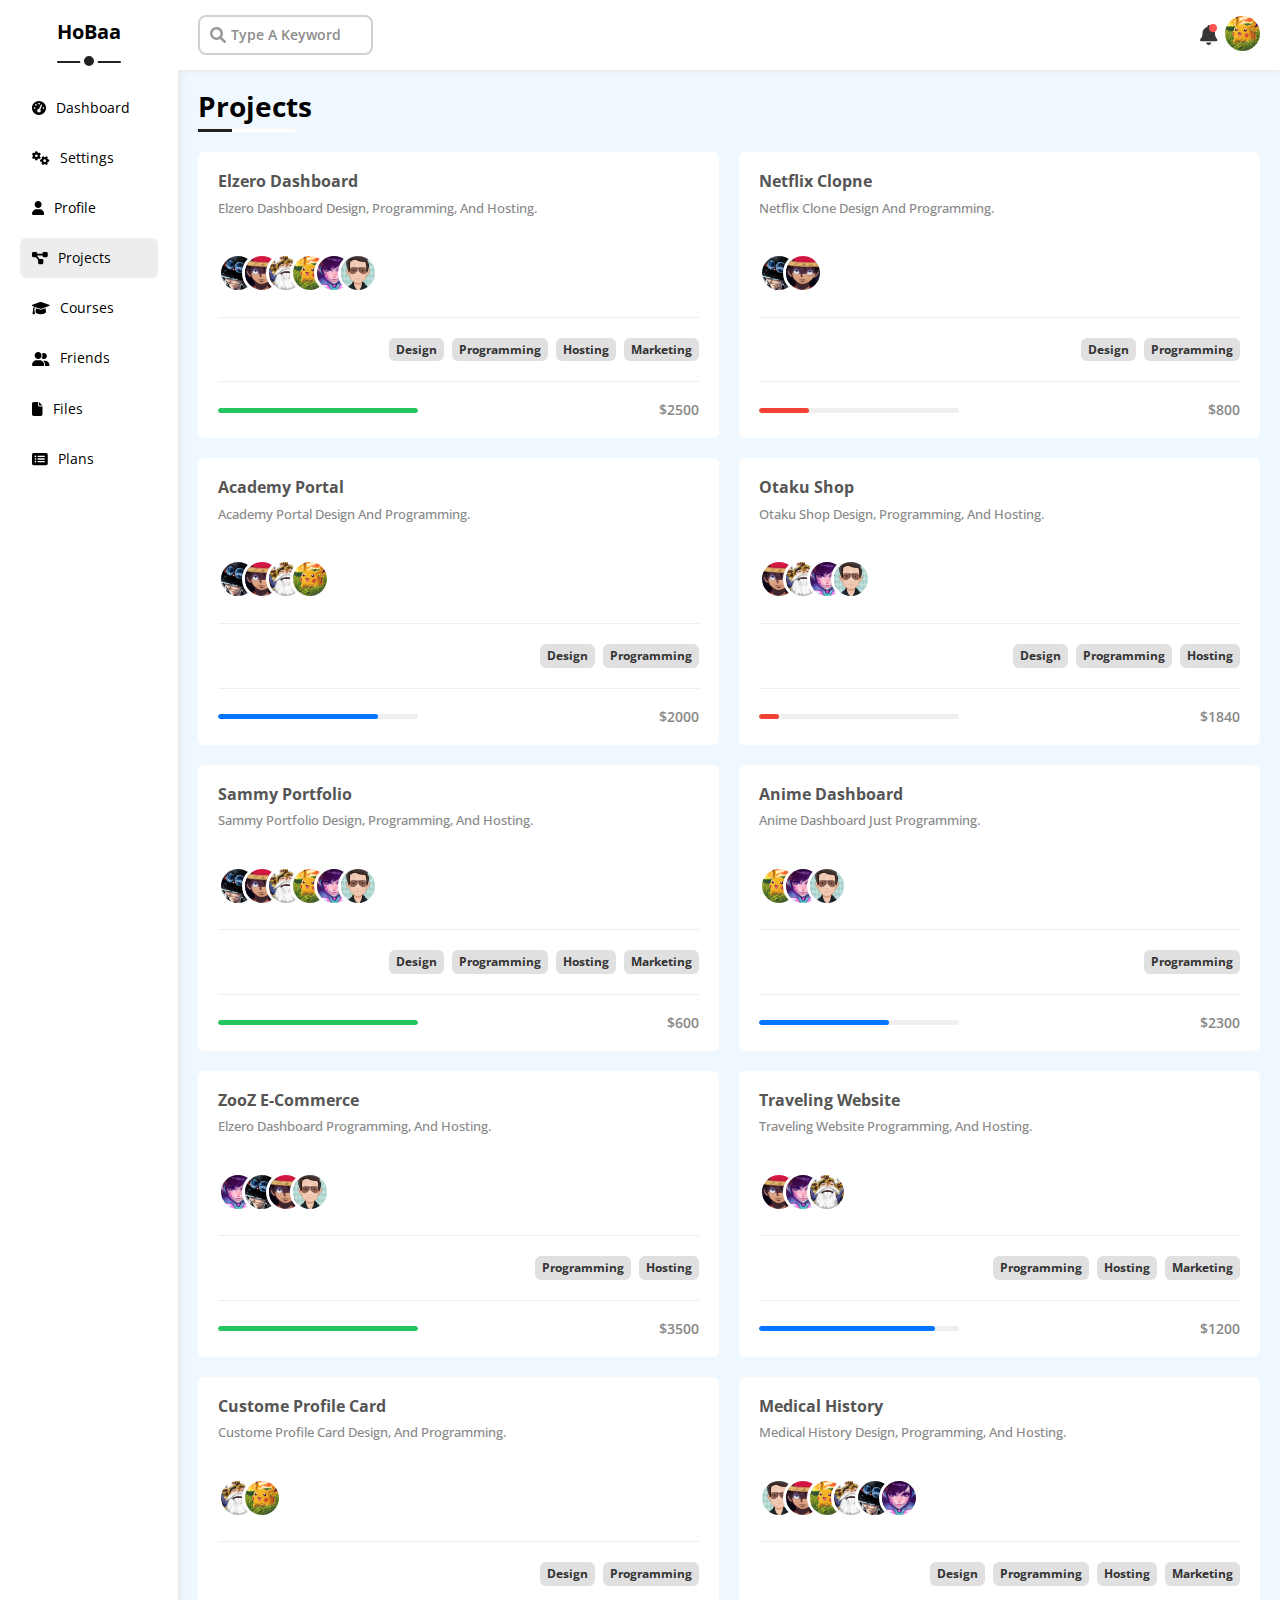
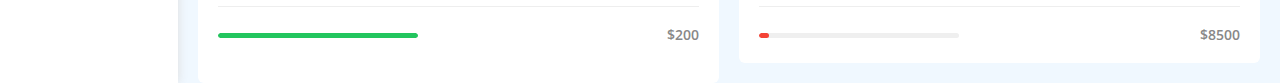
<file: projects.html>
<!DOCTYPE html>
<html lang="en">
  <head>
    <meta charset="UTF-8" />
    <meta http-equiv="X-UA-Compatible" content="IE=edge" />
    <meta name="viewport" content="width=device-width, initial-scale=1.0" />
    <title>Projects</title>
    <!-- Normalization File -->
    <link rel="stylesheet" href="css/normalize.css" />
    <!-- Font Awesome -->
    <link rel="stylesheet" href="css/all.min.css" />
    <!-- Main Style File -->
    <link rel="stylesheet" href="css/style.css" />
    <!-- Used Font -->
    <link rel="preconnect" href="https://fonts.googleapis.com" />
    <link rel="preconnect" href="https://fonts.gstatic.com" crossorigin />
    <link
      rel="stylesheet"
      href="https://fonts.googleapis.com/css2?family=Open+Sans:wght@300;400;500;600;700;800&display=swap"
    />
  </head>
  <body>
    <div class="page-container">
      <aside class="sidebar">
        <h3>HoBaa</h3>
        <ul>
          <li>
            <a href="index.html">
              <i class="fa-solid fa-gauge-high"></i>
              <span>dashboard</span>
            </a>
          </li>
          <li>
            <a href="setting.html">
              <i class="fa-solid fa-gears"></i>
              <span>settings</span>
            </a>
          </li>
          <li>
            <a href="profile.html">
              <i class="fa-solid fa-user"></i>
              <span>profile</span>
            </a>
          </li>
          <li>
            <a class="active" href="projects.html">
              <i class="fa-solid fa-diagram-project"></i>
              <span>projects</span>
            </a>
          </li>
          <li>
            <a href="courses.html">
              <i class="fa-solid fa-graduation-cap"></i>
              <span>courses</span>
            </a>
          </li>
          <li>
            <a href="friends.html">
              <i class="fa-solid fa-user-group"></i>
              <span>friends</span>
            </a>
          </li>
          <li>
            <a href="files.html">
              <i class="fa-solid fa-file"></i>
              <span>files</span>
            </a>
          </li>
          <li>
            <a href="plans.html">
              <i class="fa-solid fa-rectangle-list"></i>
              <span>plans</span>
            </a>
          </li>
        </ul>
      </aside>
      <div class="content-area">
        <!-- Start Header -->
        <header>
          <div class="search-wrapper">
            <label for="serach-input">
              <i class="fa-solid fa-search"></i>
            </label>
            <input type="text" id="serach-input" placeholder="Type A Keyword" />
          </div>
          <div class="user-wrapper">
            <button class="notification-btn">
              <i class="fa-solid fa-bell"></i>
            </button>
            <button class="vector-btn">
              <img src="imgs/user-avatar.jpg" alt="User Avatar" />
            </button>
          </div>
        </header>
        <!-- End Header -->
        <h1 class="main-header">Projects</h1>

        <!-- Start Wrapper -->
        <div class="projects-page">
          <!-- Project Box -->
          <section class="project-box">
            <div class="project-tilte">
              <h4 class="project-name">elzero dashboard</h4>
              <p class="project-info">
                elzero dashboard design, programming, and hosting.
              </p>
            </div>
            <div class="project-team">
              <img src="imgs/team/team01.jpg" alt="team member" />
              <img src="imgs/team/team02.png" alt="team member" />
              <img src="imgs/team/team03.jpg" alt="team member" />
              <img src="imgs/team/team04.jpg" alt="team member" />
              <img src="imgs/team/team05.jpg" alt="team member" />
              <img src="imgs/team/team06.png" alt="team member" />
            </div>
            <div class="project-category">
              <span class="label">design</span>
              <span class="label">programming</span>
              <span class="label">hosting</span>
              <span class="label">marketing</span>
            </div>
            <div class="project-cost">
              <div class="project-prog">
                <span class="completed" style="width: 100%"></span>
              </div>
              <span>$2500</span>
            </div>
          </section>

          <!-- Project Box -->
          <section class="project-box">
            <div class="project-tilte">
              <h4 class="project-name">netflix clopne</h4>
              <p class="project-info">netflix clone design and programming.</p>
            </div>
            <div class="project-team">
              <img src="imgs/team/team01.jpg" alt="team member" />
              <img src="imgs/team/team02.png" alt="team member" />
            </div>
            <div class="project-category">
              <span class="label">design</span>
              <span class="label">programming</span>
            </div>
            <div class="project-cost">
              <div class="project-prog">
                <span class="just-start" style="width: 25%"></span>
              </div>
              <span>$800</span>
            </div>
          </section>

          <!-- Project Box -->
          <section class="project-box">
            <div class="project-tilte">
              <h4 class="project-name">academy portal</h4>
              <p class="project-info">academy portal design and programming.</p>
            </div>
            <div class="project-team">
              <img src="imgs/team/team01.jpg" alt="team member" />
              <img src="imgs/team/team02.png" alt="team member" />
              <img src="imgs/team/team03.jpg" alt="team member" />
              <img src="imgs/team/team04.jpg" alt="team member" />
            </div>
            <div class="project-category">
              <span class="label">design</span>
              <span class="label">programming</span>
            </div>
            <div class="project-cost">
              <div class="project-prog">
                <span class="almost-completed" style="width: 80%"></span>
              </div>
              <span>$2000</span>
            </div>
          </section>

          <!-- Project Box -->
          <section class="project-box">
            <div class="project-tilte">
              <h4 class="project-name">otaku shop</h4>
              <p class="project-info">
                otaku shop design, programming, and hosting.
              </p>
            </div>
            <div class="project-team">
              <img src="imgs/team/team02.png" alt="team member" />
              <img src="imgs/team/team03.jpg" alt="team member" />
              <img src="imgs/team/team05.jpg" alt="team member" />
              <img src="imgs/team/team06.png" alt="team member" />
            </div>
            <div class="project-category">
              <span class="label">design</span>
              <span class="label">programming</span>
              <span class="label">hosting</span>
            </div>
            <div class="project-cost">
              <div class="project-prog">
                <span class="just-start" style="width: 10%"></span>
              </div>
              <span>$1840</span>
            </div>
          </section>

          <!-- Project Box -->
          <section class="project-box">
            <div class="project-tilte">
              <h4 class="project-name">sammy portfolio</h4>
              <p class="project-info">
                sammy portfolio design, programming, and hosting.
              </p>
            </div>
            <div class="project-team">
              <img src="imgs/team/team01.jpg" alt="team member" />
              <img src="imgs/team/team02.png" alt="team member" />
              <img src="imgs/team/team03.jpg" alt="team member" />
              <img src="imgs/team/team04.jpg" alt="team member" />
              <img src="imgs/team/team05.jpg" alt="team member" />
              <img src="imgs/team/team06.png" alt="team member" />
            </div>
            <div class="project-category">
              <span class="label">design</span>
              <span class="label">programming</span>
              <span class="label">hosting</span>
              <span class="label">marketing</span>
            </div>
            <div class="project-cost">
              <div class="project-prog">
                <span class="completed" style="width: 100%"></span>
              </div>
              <span>$600</span>
            </div>
          </section>

          <!-- Project Box -->
          <section class="project-box">
            <div class="project-tilte">
              <h4 class="project-name">anime dashboard</h4>
              <p class="project-info">anime dashboard just programming.</p>
            </div>
            <div class="project-team">
              <img src="imgs/team/team04.jpg" alt="team member" />
              <img src="imgs/team/team05.jpg" alt="team member" />
              <img src="imgs/team/team06.png" alt="team member" />
            </div>
            <div class="project-category">
              <span class="label">programming</span>
            </div>
            <div class="project-cost">
              <div class="project-prog">
                <span class="almost-completed" style="width: 65%"></span>
              </div>
              <span>$2300</span>
            </div>
          </section>

          <!-- Project Box -->
          <section class="project-box">
            <div class="project-tilte">
              <h4 class="project-name">ZooZ E-commerce</h4>
              <p class="project-info">
                elzero dashboard programming, and hosting.
              </p>
            </div>
            <div class="project-team">
              <img src="imgs/team/team05.jpg" alt="team member" />
              <img src="imgs/team/team01.jpg" alt="team member" />
              <img src="imgs/team/team02.png" alt="team member" />
              <img src="imgs/team/team06.png" alt="team member" />
            </div>
            <div class="project-category">
              <span class="label">programming</span>
              <span class="label">hosting</span>
            </div>
            <div class="project-cost">
              <div class="project-prog">
                <span class="completed" style="width: 100%"></span>
              </div>
              <span>$3500</span>
            </div>
          </section>

          <!-- Project Box -->
          <section class="project-box">
            <div class="project-tilte">
              <h4 class="project-name">traveling website</h4>
              <p class="project-info">
                traveling website programming, and hosting.
              </p>
            </div>
            <div class="project-team">
              <img src="imgs/team/team02.png" alt="team member" />
              <img src="imgs/team/team05.jpg" alt="team member" />
              <img src="imgs/team/team03.jpg" alt="team member" />
            </div>
            <div class="project-category">
              <span class="label">programming</span>
              <span class="label">hosting</span>
              <span class="label">marketing</span>
            </div>
            <div class="project-cost">
              <div class="project-prog">
                <span class="almost-completed" style="width: 88%"></span>
              </div>
              <span>$1200</span>
            </div>
          </section>

          <!-- Project Box -->
          <section class="project-box">
            <div class="project-tilte">
              <h4 class="project-name">custome profile card</h4>
              <p class="project-info">
                custome profile card design, and programming.
              </p>
            </div>
            <div class="project-team">
              <img src="imgs/team/team03.jpg" alt="team member" />
              <img src="imgs/team/team04.jpg" alt="team member" />
            </div>
            <div class="project-category">
              <span class="label">design</span>
              <span class="label">programming</span>
            </div>
            <div class="project-cost">
              <div class="project-prog">
                <span class="completed" style="width: 100%"></span>
              </div>
              <span>$200</span>
            </div>
          </section>

          <!-- Project Box -->
          <section class="project-box">
            <div class="project-tilte">
              <h4 class="project-name">Medical History</h4>
              <p class="project-info">
                Medical History design, programming, and hosting.
              </p>
            </div>
            <div class="project-team">
              <img src="imgs/team/team06.png" alt="team member" />
              <img src="imgs/team/team02.png" alt="team member" />
              <img src="imgs/team/team04.jpg" alt="team member" />
              <img src="imgs/team/team03.jpg" alt="team member" />
              <img src="imgs/team/team01.jpg" alt="team member" />
              <img src="imgs/team/team05.jpg" alt="team member" />
            </div>
            <div class="project-category">
              <span class="label">design</span>
              <span class="label">programming</span>
              <span class="label">hosting</span>
              <span class="label">marketing</span>
            </div>
            <div class="project-cost">
              <div class="project-prog">
                <span class="just-start" style="width: 5%"></span>
              </div>
              <span>$8500</span>
            </div>
          </section>
        </div>
        <!-- End Wrapper -->
      </div>
    </div>
    <!-- Script -->
    <script src="js/all.min.js"></script>
    <script src="js/main.js"></script>
  </body>
</html>
</file>
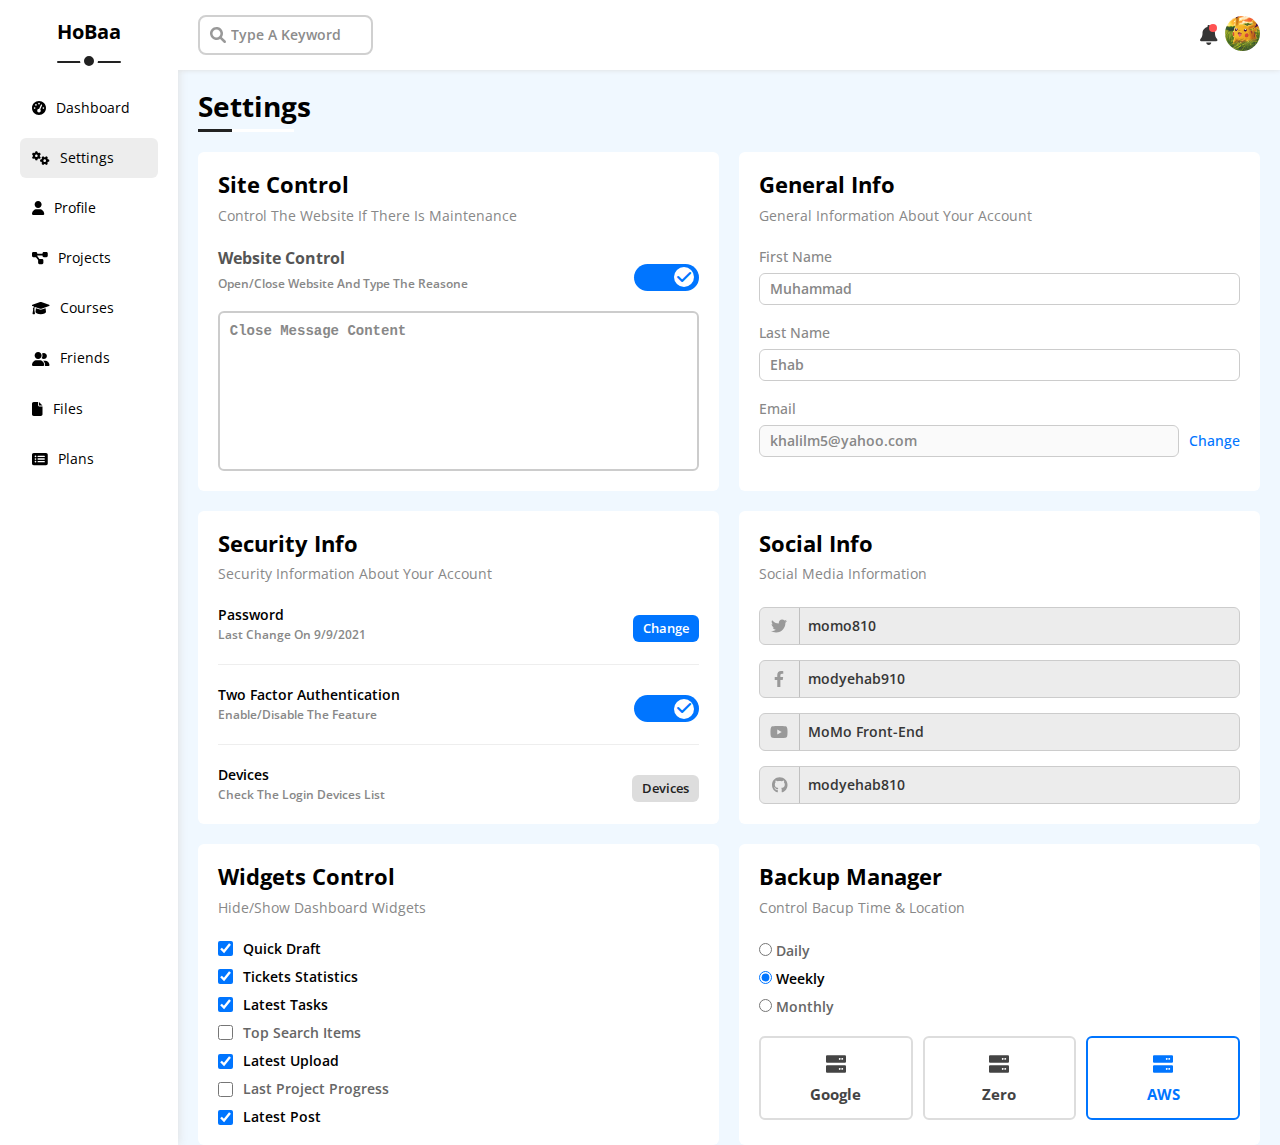
<file: setting.html>
<!DOCTYPE html>
<html lang="en">
  <head>
    <meta charset="UTF-8" />
    <meta http-equiv="X-UA-Compatible" content="IE=edge" />
    <meta name="viewport" content="width=device-width, initial-scale=1.0" />
    <title>Settings</title>
    <!-- Normalization File -->
    <link rel="stylesheet" href="css/normalize.css" />
    <!-- Font Awesome -->
    <link rel="stylesheet" href="css/all.min.css" />
    <!-- Main Style File -->
    <link rel="stylesheet" href="css/style.css" />
    <!-- Used Font -->
    <link rel="preconnect" href="https://fonts.googleapis.com" />
    <link rel="preconnect" href="https://fonts.gstatic.com" crossorigin />
    <link
      rel="stylesheet"
      href="https://fonts.googleapis.com/css2?family=Open+Sans:wght@300;400;500;600;700;800&display=swap"
    />
  </head>
  <body>
    <div class="page-container">
      <aside class="sidebar">
        <h3>HoBaa</h3>
        <ul>
          <li>
            <a href="index.html">
              <i class="fa-solid fa-gauge-high"></i>
              <span>dashboard</span>
            </a>
          </li>
          <li>
            <a class="active" href="setting.html">
              <i class="fa-solid fa-gears"></i>
              <span>settings</span>
            </a>
          </li>
          <li>
            <a href="profile.html">
              <i class="fa-solid fa-user"></i>
              <span>profile</span>
            </a>
          </li>
          <li>
            <a href="projects.html">
              <i class="fa-solid fa-diagram-project"></i>
              <span>projects</span>
            </a>
          </li>
          <li>
            <a href="courses.html">
              <i class="fa-solid fa-graduation-cap"></i>
              <span>courses</span>
            </a>
          </li>
          <li>
            <a href="friends.html">
              <i class="fa-solid fa-user-group"></i>
              <span>friends</span>
            </a>
          </li>
          <li>
            <a href="files.html">
              <i class="fa-solid fa-file"></i>
              <span>files</span>
            </a>
          </li>
          <li>
            <a href="plans.html">
              <i class="fa-solid fa-rectangle-list"></i>
              <span>plans</span>
            </a>
          </li>
        </ul>
      </aside>
      <div class="content-area">
        <!-- Start Header -->
        <header>
          <div class="search-wrapper">
            <label for="serach-input">
              <i class="fa-solid fa-search"></i>
            </label>
            <input type="text" id="serach-input" placeholder="Type A Keyword" />
          </div>
          <div class="user-wrapper">
            <button class="notification-btn">
              <i class="fa-solid fa-bell"></i>
            </button>
            <button class="vector-btn">
              <img src="imgs/user-avatar.jpg" alt="User Avatar" />
            </button>
          </div>
        </header>
        <!-- End Header -->
        <h1 class="main-header">Settings</h1>

        <!-- Start Wrapper -->
        <div class="settings-page">
          <!-- Start Website Control Box -->
          <section class="site-control-box">
            <div class="regular-box-tilte">
              <h2 class="setting-box-name">Site control</h2>
              <p>control the website if there is maintenance</p>
            </div>
            <div class="controller">
              <div>
                <h4>Website Control</h4>
                <p>Open/Close Website And Type The Reasone</p>
              </div>
              <label>
                <input class="toggle-checkbox" type="checkbox" checked />
                <div class="toggle-switch"></div>
              </label>
            </div>
            <form>
              <div>
                <textarea
                  name="close-msg"
                  id="close-msg"
                  placeholder="Close Message Content"
                ></textarea>
              </div>
            </form>
          </section>
          <!-- End Website Control Box -->

          <!-- Start General Info Box -->
          <section class="general-info-box">
            <div class="regular-box-tilte">
              <h2 class="setting-box-name">general info</h2>
              <p>general information about your account</p>
            </div>
            <form class="change-my-info">
              <div>
                <label for="firstname">first name</label>
                <input
                  type="text"
                  name="firstname"
                  id="firstname"
                  value="Muhammad"
                />
              </div>
              <div>
                <label for="lastname">last name</label>
                <input type="text" name="lastname" id="lastname" value="Ehab" />
              </div>
              <div>
                <label for="email">email</label>
                <span>
                  <input
                    type="email"
                    name="email"
                    id="email"
                    value="khalilm5@yahoo.com"
                    disabled
                  />
                  <button class="change-email-btn">Change</button>
                </span>
              </div>
            </form>
          </section>
          <!-- End General Info Box -->

          <!-- Start Security Info Box -->
          <section class="security-info-box">
            <div class="regular-box-tilte">
              <h2 class="setting-box-name">Security info</h2>
              <p>security information about your account</p>
            </div>

            <div class="security-info">
              <div class="box">
                <div class="info-details">
                  <h4 class="info-title">Password</h4>
                  <p class="info">Last Change on 9/9/2021</p>
                </div>
                <button class="change-password-btn">Change</button>
              </div>

              <div class="box">
                <div class="info-details">
                  <h4 class="info-title">Two Factor authentication</h4>
                  <p class="info">enable/disable the feature</p>
                </div>
                <label>
                  <input class="toggle-checkbox" type="checkbox" checked />
                  <div class="toggle-switch"></div>
                </label>
              </div>

              <div class="box">
                <div class="info-details">
                  <h4 class="info-title">Devices</h4>
                  <p class="info">check the login devices list</p>
                </div>
                <button class="display-devices-btn">devices</button>
              </div>
            </div>
          </section>
          <!-- End Security Info Box -->

          <!-- Start Socila Info Box -->
          <section class="social-info-box">
            <div class="regular-box-tilte">
              <h2 class="setting-box-name">social info</h2>
              <p>social media information</p>
            </div>

            <div class="social-media">
              <div class="box">
                <label class="icon"><i class="fa-brands fa-twitter"></i></label>
                <input
                  type="text"
                  name="twitter-username"
                  id="twitter-username"
                  value="momo810"
                />
              </div>

              <div class="box">
                <label class="icon"
                  ><i class="fa-brands fa-facebook-f"></i
                ></label>
                <input
                  type="text"
                  name="facebook-username"
                  id="facebook-username"
                  value="modyehab910"
                />
              </div>

              <div class="box">
                <label class="icon"><i class="fa-brands fa-youtube"></i></label>
                <input
                  type="text"
                  name="youtube-username"
                  id="youtube-username"
                  value="MoMo Front-End"
                />
              </div>

              <div class="box">
                <label class="icon"><i class="fa-brands fa-github"></i></label>
                <input
                  type="text"
                  name="github-username"
                  id="github-username"
                  value="modyehab810"
                />
              </div>
            </div>
          </section>
          <!-- End Socila Info Box -->

          <!-- Start Widgets Control Box -->
          <section class="widget-control-box">
            <div class="regular-box-tilte">
              <h2 class="setting-box-name">widgets control</h2>
              <p>hide/show dashboard widgets</p>
            </div>

            <div class="widgets">
              <div>
                <input
                  type="checkbox"
                  name="quick-draft-widget"
                  id="quick-draft-widget"
                  checked
                />
                <label for="quick-draft-widget">quick draft</label>
              </div>

              <div>
                <input
                  type="checkbox"
                  name="statistics-widget"
                  id="statistics-widget"
                  checked
                />
                <label for="statistics-widget">Tickets Statistics</label>
              </div>

              <div>
                <input
                  type="checkbox"
                  name="latest-task-widget"
                  id="latest-task-widget"
                  checked
                />
                <label for="latest-task-widget">Latest Tasks</label>
              </div>

              <div>
                <input
                  type="checkbox"
                  name="top-search-widget"
                  id="top-search-widget"
                />
                <label for="top-search-widget">Top Search Items</label>
              </div>

              <div>
                <input
                  type="checkbox"
                  name="latest-upload-widget-draft"
                  id="latest-upload-widget-draft"
                  checked
                />
                <label for="latest-upload-widget-draft">Latest Upload</label>
              </div>

              <div>
                <input
                  type="checkbox"
                  name="last-project-widget"
                  id="last-project-widget"
                />
                <label for="last-project-widget">Last Project Progress</label>
              </div>

              <div>
                <input
                  type="checkbox"
                  name="latest-post-widget"
                  id="latest-post-widget"
                  checked
                />
                <label for="latest-post-widget">latest Post</label>
              </div>
            </div>
          </section>
          <!-- End Widgets Control Box -->

          <!-- Start Backup Manager Box -->
          <section class="backup-manager-box">
            <div class="regular-box-tilte">
              <h2 class="setting-box-name">backup manager</h2>
              <p>control bacup time & location</p>
            </div>

            <div class="backup-time">
              <div>
                <input type="radio" name="backup-time" id="daily" />
                <label for="daily">daily</label>
              </div>

              <div>
                <input type="radio" name="backup-time" id="weekly" checked />
                <label for="weekly">weekly</label>
              </div>

              <div>
                <input type="radio" name="backup-time" id="monthly" />
                <label for="monthly">monthly</label>
              </div>
            </div>

            <div class="backup-location">
              <label>
                <input type="radio" name="backup-location" id="AWS" />
                <div>
                  <span><i class="fa-solid fa-server"></i></span>
                  <span>Google</span>
                </div>
              </label>

              <label>
                <input type="radio" name="backup-location" id="AWS" />
                <div>
                  <span><i class="fa-solid fa-server"></i></span>
                  <span>zero</span>
                </div>
              </label>

              <label>
                <input type="radio" name="backup-location" id="AWS" checked />
                <div>
                  <span><i class="fa-solid fa-server"></i></span>
                  <span>AWS</span>
                </div>
              </label>
            </div>
          </section>
          <!-- End Backup Manager Box -->
        </div>
        <!-- End Wrapper -->
      </div>
    </div>
    <!-- Script -->
    <script src="js/all.min.js"></script>
    <script src="js/main.js"></script>
  </body>
</html>
</file>
<file: css/style.css>
/* Start Global Rule  */
* {
  padding: 0;
  margin: 0;
  -webkit-box-sizing: border-box;
  -moz-box-sizing: border-box;
  -o-box-sizing: border-box;
  -ms-box-sizing: border-box;
  box-sizing: border-box;
}
html {
  scroll-behavior: smooth;
}
:root {
  --bgColor: white;
  /* main colors */
  --blueColor: #0075ff;
  --blueAltColor: #0d69d5;
  --orangeColor: #f59e0b;
  --greenColor: #22c55e;
  --redColor: #f44336;
  --greyColor: #888;
}
body {
  font-family: "Open Sans", sans-serif;
}
ul {
  list-style: none;
}
a {
  text-decoration: none;
}
::-webkit-scrollbar {
  width: 6px;
}
::-webkit-scrollbar-track {
  background-color: white;
}
::-webkit-scrollbar-thumb {
  background-color: var(--blueColor);
}
::-webkit-scrollbar-thumb:hover {
  background-color: var(--blueAltColor);
}
.page-container {
  display: flex;
  min-height: 100vh;
  background-color: aliceblue;
}
.regular-box-tilte {
  padding: 20px;
  text-transform: capitalize;
}
.regular-box-tilte h2 {
  font-size: 22px;
  font-weight: bold;
  margin-bottom: 10px;
}
.regular-box-tilte p {
  font-size: 14px;
  font-weight: 400;
  margin-bottom: 5px;
  color: var(--greyColor);
}
/* Start Toglle Switch */
.toggle-checkbox {
  display: none;
}
.toggle-switch {
  width: 65px;
  height: 27px;
  background-color: #ccc;
  position: relative;
  cursor: pointer;
  -webkit-border-radius: 20px;
  -moz-border-radius: 20px;
  -ms-border-radius: 20px;
  -o-border-radius: 20px;
  border-radius: 20px;
  -webkit-transition: 0.35s;
  -moz-transition: 0.35s;
  -ms-transition: 0.35s;
  -o-transition: 0.35s;
  transition: 0.35s;
}
.toggle-switch::before {
  font-family: "Font Awesome 6 Free";
  content: "\f00d";
  font-weight: 900;
  position: absolute;
  background-color: #fff;
  width: 20px;
  height: 20px;
  top: 50%;
  left: 5px;
  color: #666;
  display: flex;
  cursor: pointer;
  justify-content: center;
  align-items: center;
  -webkit-border-radius: 50%;
  -moz-border-radius: 50%;
  -ms-border-radius: 50%;
  -o-border-radius: 50%;
  border-radius: 50%;
  -webkit-transform: translateY(-50%);
  -moz-transform: translateY(-50%);
  -ms-transform: translateY(-50%);
  -o-transform: translateY(-50%);
  transform: translateY(-50%);
  transition: 0.35s;
  -webkit-transition: 0.35s;
  -moz-transition: 0.35s;
  -ms-transition: 0.35s;
  -o-transition: 0.35s;
}
.toggle-checkbox:checked + .toggle-switch {
  background-color: var(--blueColor);
}
.toggle-checkbox:checked + .toggle-switch::before {
  content: "\f00c";
  color: var(--blueColor);
  left: 40px;
}
/* End Toglle Switch */

/* class Using In Search  */
.hidden-box {
  display: none;
}
/* End Global Rule */
/* Start Sidebar */
aside {
  width: 200px;
  background-color: var(--bgColor);
  padding: 20px;
  position: relative;
  box-shadow: 0 0 10px #ddd;
}
aside > h3 {
  font-size: 20px;
  font-weight: bold;
  position: relative;
  text-align: center;
  padding-bottom: 20px;
  margin-bottom: 25px;
  width: fit-content;
  margin-left: auto;
  margin-right: auto;
}
@media (min-width: 768px) {
  aside > h3::before {
    content: "";
    position: absolute;
    bottom: 0;
    left: 0;
    width: 100%;
    height: 2px;
    background-color: #222;
    -webkit-border-radius: 20px;
    -moz-border-radius: 20px;
    -ms-border-radius: 20px;
    -o-border-radius: 20px;
    border-radius: 20px;
  }
  aside > h3::after {
    content: "";
    position: absolute;
    bottom: -7px;
    left: 50%;
    width: 10px;
    height: 10px;
    border: 4px solid #fff;
    background-color: #222;
    -webkit-transform: translateX(-50%);
    -moz-transform: translateX(-50%);
    -ms-transform: translateX(-50%);
    -o-transform: translateX(-50%);
    transform: translateX(-50%);
    -webkit-border-radius: 50%;
    -moz-border-radius: 50%;
    -ms-border-radius: 50%;
    -o-border-radius: 50%;
    border-radius: 50%;
  }
}
aside ul li:not(:last-child) {
  margin-bottom: 10px;
}
aside ul li a {
  display: flex;
  align-items: center;
  color: #000;
  font-size: 14px;
  padding: 12px;
  -webkit-border-radius: 6px;
  -moz-border-radius: 6px;
  -ms-border-radius: 6px;
  -o-border-radius: 6px;
  border-radius: 6px;
  transition: background-color 0.5s;
  -webkit-transition: background-color 0.5s;
  -moz-transition: background-color 0.5s;
  -ms-transition: background-color 0.5s;
  -o-transition: background-color 0.5s;
}
aside ul li a.active,
aside ul li a:hover {
  background-color: rgba(0 0 0 / 0.07);
}
aside ul li a span {
  text-transform: capitalize;
  margin-left: 10px;
}
@media (max-width: 767px) {
  aside {
    width: 62px;
    padding: 10px;
  }
  aside > h3 {
    font-size: 13px;
    padding: 0;
  }
  aside ul li a {
    justify-content: center;
  }
  aside ul li a span {
    display: none;
  }
}
/* End Sidebar */
/* *********** Start Content Area ***********  */
.content-area {
  width: 100%;
  overflow: hidden;
  position: relative;
}

/* Start Notifications Toggle Meni*/
.notifications-toggle-menu {
  position: absolute;
  z-index: 50;
  top: 50px;
  right: 64px;
  background-color: #fff;
  box-shadow: 0 0 5px #ccc;
  padding: 40px 10px;
  width: 350px;
  height: 400px;
  overflow: hidden;
  overflow-y: auto;
  -webkit-border-radius: 4px;
  -moz-border-radius: 4px;
  -ms-border-radius: 4px;
  -o-border-radius: 4px;
  border-radius: 4px;
}
#close-notificatios-btn {
  all: unset;
  position: absolute;
  top: 15px;
  right: 15px;
  cursor: pointer;
  color: #888;
}
#close-notificatios-btn:hover {
  color: var(--redColor);
}
.notifications-toggle-menu::-webkit-scrollbar {
  width: 8px;
}
.notifications-toggle-menu::-webkit-scrollbar-track {
  background-color: #eee;
}
.notifications-toggle-menu::-webkit-scrollbar-thumb {
  border-radius: 40px;
  -webkit-border-radius: 40px;
  -moz-border-radius: 40px;
  -ms-border-radius: 40px;
  -o-border-radius: 40px;
}

.notifications-toggle-menu .notifications li {
  padding: 10px 5px;
  display: grid;
  grid-template-columns: auto 1fr;
  align-items: center;
  gap: 10px;
  -webkit-border-radius: 6px;
  -moz-border-radius: 6px;
  -ms-border-radius: 6px;
  -o-border-radius: 6px;
  border-radius: 6px;
  -webkit-transition: background-color 0.3s;
  -moz-transition: background-color 0.3s;
  -ms-transition: background-color 0.3s;
  -o-transition: background-color 0.3s;
  transition: background-color 0.3s;
}
.notifications-toggle-menu .notifications li:hover {
  background-color: rgba(0, 0, 0, 0.04);
}
.notifications-toggle-menu .notifications li:not(:last-child) {
  margin-bottom: 10px;
}
.notifications-toggle-menu .notifications li img {
  width: 35px;
}
.notifications-toggle-menu .notifications li .notification-details {
  text-transform: capitalize;
}
.notifications-toggle-menu
  .notifications
  li
  .notification-details
  .notification-title {
  font-size: 12px;
  font-weight: 600;
  margin-bottom: 6px;
}
.notifications-toggle-menu
  .notifications
  li
  .notification-details
  .notification-date {
  font-size: 12px;
  font-weight: 700;
  color: var(--greyColor);
}
@media (max-width: 567px) {
  .notifications-toggle-menu {
    top: 63px;
    right: 10px;
  }
}
/* End Notifications Toggle Meni*/

/* Start Header */
header {
  display: flex;
  align-items: center;
  justify-content: space-between;
  background-color: var(--bgColor);
  padding: 15px 20px;
  box-shadow: 0 0 5px #ddd;
}
header .search-wrapper {
  border: 2px solid #d0d0d0;
  padding: 5px 5px 5px 10px;
  position: relative;
  display: flex;
  align-items: center;
  justify-content: space-between;
  -webkit-border-radius: 8px;
  -moz-border-radius: 8px;
  -ms-border-radius: 8px;
  -o-border-radius: 8px;
  border-radius: 8px;
}
header .search-wrapper label {
  color: #999;
}
header .search-wrapper input {
  outline: 0;
  border: 0;
  padding: 5px;
  font-size: 14px;
  color: #333;
  font-weight: 700;
  caret-color: #999;
  width: 140px;
  transition: width 0.5s;
  -webkit-transition: width 0.5s;
  -moz-transition: width 0.5s;
  -ms-transition: width 0.5s;
  -o-transition: width 0.5s;
}
header .search-wrapper input:focus {
  width: 180px;
}
header .search-wrapper input::placeholder {
  font-weight: 600;
  color: #8c8c8c;
}
header .user-wrapper {
  display: flex;
  align-items: center;
}
header .user-wrapper button {
  background-color: transparent;
  border: 0;
  outline: 0;
  cursor: pointer;
}
header .user-wrapper button:first-of-type {
  font-size: 20px;
  margin-right: 8px;
  color: #363636;
  position: relative;
}
header .user-wrapper button:first-of-type:hover {
  animation: shaking 0.35s 1 ease;
  -webkit-animation: shaking 0.35s 1 ease;
}
header .user-wrapper button:first-of-type::before {
  content: "";
  position: absolute;
  right: 0;
  top: 0;
  width: 8px;
  height: 8px;
  -webkit-border-radius: 50%;
  -moz-border-radius: 50%;
  -ms-border-radius: 50%;
  -o-border-radius: 50%;
  border-radius: 50%;
  background-color: #ff5252;
  animation: scaling 2s infinite linear;
  -webkit-animation: scaling 2s infinite linear;
}
header .user-wrapper button:first-of-type:focus::before {
  display: none;
}
header .user-wrapper button:last-of-type img {
  max-width: 100%;
  width: 35px;
  height: 35px;
  -webkit-border-radius: 50%;
  -moz-border-radius: 50%;
  -ms-border-radius: 50%;
  -o-border-radius: 50%;
  border-radius: 50%;
}
/* End Header */
/* Start main header */
h1.main-header {
  margin: 20px;
  padding-bottom: 10px;
  font-size: 28px;
  position: relative;
  width: fit-content;
}
h1.main-header::before,
h1.main-header::after {
  content: "";
  position: absolute;
  bottom: 0;
  left: 0;
  height: 3px;
}
h1.main-header::before {
  width: 85%;
  background-color: white;
}
h1.main-header::after {
  width: 30%;
  background-color: #222;
}
/* End main header */

/* Start Wrapper */
.wrapper,
.settings-page,
.projects-page {
  display: grid;
  grid-template-columns: repeat(auto-fill, minmax(400px, 1fr));
  gap: 20px;
  margin-left: 20px;
  margin-right: 20px;
  /* min-height: 100vh; */
}
.wrapper > section,
.projects-box,
.settings-page > section,
.profile-page > section,
.projects-page > section,
.courses-page > section,
.friends-page > section,
.file-manager-page .files > div,
.friend-profile-page > section,
.friend-profile-page .friend-projects .projects-container > div {
  background-color: white;
  -webkit-border-radius: 6px;
  -moz-border-radius: 6px;
  -ms-border-radius: 6px;
  -o-border-radius: 6px;
  border-radius: 6px;
  overflow: hidden;
}
/* ##### Welcome Box ##### */
.welcome-box .intro {
  padding: 20px;
  background-color: #eee;
  height: 150px;
  position: relative;
}
.welcome-box .intro h2 {
  font-size: 22px;
  margin-bottom: 5px;
}
.welcome-box .intro p {
  color: var(--greyColor);
  font-weight: 600;
}
.welcome-box .intro img {
  width: 130px;
  max-width: 100%;
  position: absolute;
  right: 15px;
  top: 15px;
}
.welcome-box > div.avatar {
  width: 60px;
  height: 60px;
  overflow: hidden;
  border: 5px solid white;
  margin-left: 20px;
  margin-top: -25px;
  position: relative;
  box-shadow: 0px 0px 5px #eee;
  -webkit-border-radius: 50%;
  -moz-border-radius: 50%;
  -ms-border-radius: 50%;
  -o-border-radius: 50%;
  border-radius: 50%;
}
.welcome-box > div.avatar img {
  max-width: 100%;
  width: 100%;
}
.welcome-box .welcome-body {
  display: flex;
  justify-content: space-between;
  align-items: center;
  text-align: center;
  margin-top: 20px;
  margin-bottom: 20px;
  padding: 20px;
  border-top: 1px solid#eee;
  border-bottom: 1px solid #eee;
}
.welcome-box .welcome-body > div span {
  display: block;
  font-size: 14px;
}
.welcome-box .welcome-body > div span:first-of-type {
  margin-bottom: 8px;
  font-weight: 600;
}
.welcome-box .welcome-body > div span:last-of-type {
  color: var(--greyColor);
}
.welcome-box > a,
.draft-box form input[type="button"] {
  background-color: var(--blueColor);
  padding: 5px 10px;
  width: fit-content;
  display: block;
  margin: 0 20px 20px auto;
  color: white;
  -webkit-border-radius: 6px;
  -moz-border-radius: 6px;
  -ms-border-radius: 6px;
  -o-border-radius: 6px;
  border-radius: 6px;
  transition: background-color 0.5s;
  -webkit-transition: background-color 0.5s;
  -moz-transition: background-color 0.5s;
  -ms-transition: background-color 0.5s;
  -o-transition: background-color 0.5s;
}
.welcome-box > a:hover,
.draft-box form input[type="button"]:hover {
  background-color: var(--blueAltColor);
}
@media (max-width: 767px) {
  .wrapper,
  .settings-page,
  .projects-page {
    display: grid;
    grid-template-columns: minmax(200px, 1fr);
    gap: 10px;
    margin-left: 10px;
    margin-right: 10px;
  }
  .welcome-box .intro {
    padding-bottom: 35px;
    text-align: center;
  }
  .welcome-box .intro img {
    display: none;
  }
  .welcome-box > div.avatar {
    position: relative;
    left: 50%;
    transform: translateX(-50%);
    margin-left: 0;
  }
  .welcome-box .welcome-body {
    display: block;
  }
  .welcome-box .welcome-body > div:not(:last-child) {
    margin-bottom: 15px;
  }
}
/* ##### Welcome Box ##### */
/* ##### Draft Box ##### */

.draft-box form {
  margin: 0 20px;
}
.draft-box form > div {
  margin-bottom: 20px;
}
.draft-box form > div:nth-child(2) {
  height: 190px;
}
.draft-box form > div input,
.draft-box form > div textarea {
  width: 100%;
  height: 100%;
  padding: 10px;
  -webkit-border-radius: 8px;
  -moz-border-radius: 8px;
  -ms-border-radius: 8px;
  -o-border-radius: 8px;
  border-radius: 8px;
  border: 0;
  outline: 0;
  background-color: rgb(229, 229, 229);
  font-size: 14px;
}
.draft-box form > div input {
  font-weight: bold;
}
.draft-box form > div textarea {
  resize: none;
}
.draft-box form input[type="button"] {
  margin-right: 0;
  border: 0;
  outline: 0;
  cursor: pointer;
}
/* ##### Draft Box ##### */

/* ##### Yearly Target Box ##### */
.yearly-target-box .targets {
  margin: 0 20px;
}
.yearly-target-box .targets > div {
  margin-bottom: 30px;
  display: flex;
  align-items: center;
}
.yearly-target-box .targets > div div.icon {
  width: 100px;
  height: 80px;
  display: flex;
  justify-content: center;
  align-items: center;
  font-size: 18px;
  margin-right: 15px;
}
.yearly-target-box .targets div:first-child div.icon {
  color: var(--blueColor);
  background-color: #2e90ff48;
}
.yearly-target-box .targets div:nth-child(2) div.icon {
  color: var(--orangeColor);
  background-color: #f59f0b45;
}
.yearly-target-box .targets div:last-child div.icon {
  color: var(--greenColor);
  background-color: #28ff773e;
}
.yearly-target-box .targets > div .details {
  width: 100%;
}
.yearly-target-box .targets > div .details p {
  font-size: 14px;
}
.yearly-target-box .targets > div .details h5 {
  font-weight: bold;
  font-size: 14px;
  margin-top: 5px;
}
.yearly-target-box .targets > div .details .prog {
  width: 100%;
  height: 4px;
  margin-top: 15px;
  position: relative;
  -webkit-border-radius: 50px;
  -moz-border-radius: 50px;
  -ms-border-radius: 50px;
  -o-border-radius: 50px;
  border-radius: 50px;
  background-color: #2e90ff48;
}
.yearly-target-box .targets > div:first-child .details .prog {
  background-color: #2e90ff48;
}
.yearly-target-box .targets > div:nth-child(2) .details .prog {
  background-color: #f59f0b45;
}
.yearly-target-box .targets > div:last-child .details .prog {
  background-color: #28ff773e;
}
.yearly-target-box .targets > div .details .prog span {
  position: absolute;
  height: 100%;
  border-radius: inherit;
  -webkit-border-radius: inherit;
  -moz-border-radius: inherit;
  -ms-border-radius: inherit;
  -o-border-radius: inherit;
}
.yearly-target-box .targets > div:first-child .details .prog span {
  width: 80%;
  background-color: var(--blueColor);
}
.yearly-target-box .targets > div:nth-child(2) .details .prog span {
  width: 60%;
  background-color: var(--orangeColor);
}
.yearly-target-box .targets > div:last-child .details .prog span {
  width: 70%;
  background-color: var(--greenColor);
}

.yearly-target-box .targets > div .details .prog span::before {
  position: absolute;
  right: -16px;
  top: -38px;
  padding: 5px 7px;
  color: white;
  font-size: 12px;
  font-weight: 600;
  -webkit-border-radius: 10px;
  -moz-border-radius: 10px;
  -ms-border-radius: 10px;
  -o-border-radius: 10px;
  border-radius: 10px;
}
.yearly-target-box .targets > div:first-child .details .prog span::before {
  content: attr(data-progress);
  background-color: var(--blueColor);
}
.yearly-target-box .targets > div:nth-child(2) .details .prog span::before {
  content: attr(data-progress);
  background-color: var(--orangeColor);
}
.yearly-target-box .targets > div:last-child .details .prog span::before {
  content: attr(data-progress);
  background-color: var(--greenColor);
}
.yearly-target-box .targets > div .details .prog span::after {
  content: "";
  position: absolute;
  right: -7px;
  top: -19px;
  border-width: 10px;
  border-style: solid;
  border-color: var(--blueColor) transparent transparent transparent;
}
.yearly-target-box .targets > div:first-child .details .prog span::after {
  border-color: var(--blueColor) transparent transparent transparent;
}
.yearly-target-box .targets > div:nth-child(2) .details .prog span::after {
  border-color: var(--orangeColor) transparent transparent transparent;
}
.yearly-target-box .targets > div:last-child .details .prog span::after {
  border-color: var(--greenColor) transparent transparent transparent;
}
@media (max-width: 567px) {
  .yearly-target-box .targets > div div.icon {
    width: 85px;
    height: 65px;
    font-size: 16px;
    margin-right: 10px;
  }
  .yearly-target-box .targets > div .details .prog {
    margin-top: 10px;
  }
}
/* ##### Yearly Target Box ##### */
/* ##### Statistics Box ##### */
.statistics-box .tickets {
  margin: 0 20px 20px;
  display: grid;
  grid-template-columns: repeat(auto-fill, minmax(150px, 1fr));
  gap: 20px;
}
.statistics-box .tickets > div.box {
  border: 1px solid #eee;
  padding: 20px;
  text-align: center;
  -webkit-border-radius: 6px;
  -moz-border-radius: 6px;
  -ms-border-radius: 6px;
  -o-border-radius: 6px;
  border-radius: 6px;
  transition: border-color 0.5s;
  -webkit-transition: border-color 0.5s;
  -moz-transition: border-color 0.5s;
  -ms-transition: border-color 0.5s;
  -o-transition: border-color 0.5s;
}
.statistics-box .tickets > div.box:hover {
  border-color: #666;
}
.statistics-box .tickets > div.box .icon {
  margin-bottom: 15px;
  font-size: 22px;
}
.statistics-box .tickets > div.box:first-child .icon {
  color: var(--orangeColor);
}
.statistics-box .tickets > div.box:nth-child(2) .icon {
  color: var(--blueColor);
}
.statistics-box .tickets > div.box:nth-child(3) .icon {
  color: var(--greenColor);
}
.statistics-box .tickets > div.box:last-child .icon {
  color: var(--redColor);
}
.statistics-box .tickets > div.box h4 {
  margin-bottom: 5px;
  font-size: 20px;
}
.statistics-box .tickets > div.box p {
  color: var(--greyColor);
  font-size: 14px;
  font-weight: 600;
}
/* ##### Statistics Box ##### */
/* ##### Latest News Box ##### */
.news-box .news {
  margin: 0 20px 20px;
}
.news-box .news .box {
  display: grid;
  grid-template-columns: auto 1fr auto;
  gap: 15px;
  align-items: center;
}
.news-box .news .box:not(:last-child),
.task-box .tasks .box:not(:last-child),
.upload-box .files .box:not(:last-child),
.profile-page .latest-activity-box .activities .row:not(:last-child) {
  border-bottom: 1px solid #eee;
  padding-bottom: 12px;
}
.news-box .news .box:not(:first-child),
.task-box .tasks .box:not(:first-child),
.upload-box .files .box:not(:first-child),
.profile-page .latest-activity-box .activities .row:not(:first-child) {
  padding-top: 12px;
}
.news-box .news .box img {
  width: 80px;
  height: 50px;
  border-radius: 6px;
  -webkit-border-radius: 6px;
  -moz-border-radius: 6px;
  -ms-border-radius: 6px;
  -o-border-radius: 6px;
}

.news-box .news .box div.news-details h4,
.task-box .tasks .box div.task-details h4,
.upload-box .files .box .upload-details h4,
.reminder-box .reminders .box .details h4 {
  margin-bottom: 8px;
  font-size: 14px;
  text-transform: capitalize;
  font-weight: bold;
}
.news-box .news .box div.news-details p,
.task-box .tasks .box div.task-details p,
.upload-box .files .box .upload-details p,
.reminder-box .reminders .box .details p {
  font-size: 12px;
  font-weight: 600;
  color: var(--greyColor);
  line-height: 1.4;
  text-transform: capitalize;
}
.news-box .news .box .date {
  font-size: 10px;
  font-weight: bold;
  color: #666;
  background-color: #efefef;
  padding: 7px 5px;
  border-radius: 6px;
  -webkit-border-radius: 6px;
  -moz-border-radius: 6px;
  -ms-border-radius: 6px;
  -o-border-radius: 6px;
}
@media (max-width: 767px) {
  .news-box .news .box {
    text-align: center;
    display: block;
  }
  .news-box .news .box img {
    margin-bottom: 10px;
  }
  .news-box .news .box .date {
    width: fit-content;
    margin: 5px auto 0;
  }
}
/* ##### Latest News Box ##### */
/* ##### Latest Tasks Box ##### */
.task-box .tasks {
  margin: 0 20px 20px;
}
.task-box .tasks .box {
  display: flex;
  justify-content: space-between;
  align-items: center;
}
.task-box .tasks .box.finished {
  opacity: 0.3;
  position: relative;
  text-decoration: line-through;
  scale: 0.97;
  cursor: not-allowed;
  user-select: none;
}
.task-box .tasks .box button {
  background-color: transparent;
  border: 0;
  outline: 0;
  cursor: pointer;
  transition: color 0.5s;
  -webkit-transition: color 0.5s;
  -moz-transition: color 0.5s;
  -ms-transition: color 0.5s;
  -o-transition: color 0.5s;
}
.task-box .tasks .box button:hover {
  color: var(--redColor);
}
/* ##### Latest Tasks Box ##### */
/* ##### Top Search Items Box ##### */
.top-search-box .search-table {
  margin: 0 20px 20px;
}
.top-search-box .search-table table {
  width: 100%;
}
.top-search-box .search-table table thead tr td {
  font-weight: bold;
  color: var(--greyColor);
}
.top-search-box .search-table table tr td {
  padding: 15px 10px;
  text-transform: capitalize;
  font-weight: 600;
}
.top-search-box .search-table table tr td:nth-child(even) {
  text-align: right;
}
.top-search-box .search-table table tbody tr td:nth-child(even) {
  z-index: 1;
  color: #3c3c3c;
  font-size: 14px;
}
.top-search-box .search-table table tr td:nth-child(even) span {
  background-color: #eee;
  padding: 3px 6px;
  border-radius: 6px;
  -webkit-border-radius: 6px;
  -moz-border-radius: 6px;
  -ms-border-radius: 6px;
  -o-border-radius: 6px;
}
/* ##### Top Search Items Box ##### */
/* ##### Latest Upload Box ##### */
.upload-box .files {
  margin: 0 20px 20px;
}
.upload-box .files .box,
.profile-page .latest-activity-box .activities .row {
  display: grid;
  grid-template-columns: auto 1fr auto;
  gap: 10px;
  align-items: center;
}
.upload-box .files img {
  width: 40px;
}
.upload-box .files .box .upload-details h4 {
  margin-bottom: 5px;
}
.upload-box .files .box > p {
  font-size: 12px;
  font-weight: 600;
  color: #363636;
  background-color: #eee;
  padding: 4px 8px;
  border-radius: 6px;
  -webkit-border-radius: 6px;
  -moz-border-radius: 6px;
  -ms-border-radius: 6px;
  -o-border-radius: 6px;
}
/* ##### Latest Upload Box ##### */
/* ##### Project Prpgress Box ##### */
.projects-progress-box {
  position: relative;
}
.projects-progress-box > img {
  position: absolute;
  bottom: 10px;
  right: 10px;
  width: 100px;
  opacity: 0.1;
}
.projects-progress-box .progress {
  margin: 0 20px 20px;
  position: relative;
}
.projects-progress-box .progress::before,
.projects-progress-box .progress::after {
  content: "";
  position: absolute;
  left: 12px;
  top: 0;
  height: 100%;
  width: 2px;
  background-color: var(--blueAltColor);
}
.projects-progress-box .progress::before {
  background-color: #0077ff65;
}

.projects-progress-box .progress::after {
  height: calc(100% - (100% / 4));
  background-color: var(--blueAltColor);
}
.projects-progress-box .progress .box {
  display: grid;
  align-items: center;
  grid-template-columns: auto 1fr;
  gap: 10px;
  margin-bottom: 20px;
}
.projects-progress-box .progress .box .prog-circle {
  width: 25px;
  height: 25px;
  position: relative;
  border: 2px solid var(--blueColor);
  background-color: white;
  -webkit-border-radius: 50%;
  -moz-border-radius: 50%;
  -ms-border-radius: 50%;
  -o-border-radius: 50%;
  border-radius: 50%;
  z-index: 1;
}
.projects-progress-box .progress .box.finished .prog-circle span,
.projects-progress-box .progress .box.current .prog-circle span {
  width: 18px;
  height: 18px;
  position: absolute;
  top: 50%;
  left: 50%;
  -webkit-border-radius: 50%;
  -moz-border-radius: 50%;
  -ms-border-radius: 50%;
  -o-border-radius: 50%;
  border-radius: 50%;
  -webkit-transform: translate(-50%, -50%);
  -moz-transform: translate(-50%, -50%);
  -ms-transform: translate(-50%, -50%);
  -o-transform: translate(-50%, -50%);
  transform: translate(-50%, -50%);
}
.projects-progress-box .progress .box.finished .prog-circle span {
  background-color: var(--blueColor);
}
.projects-progress-box .progress .box.current .prog-circle span {
  background-color: #0077ff58;
}
.projects-progress-box .progress .box > h4 {
  font-size: 14px;
  font-weight: 600;
}
/* ##### Project Prpgress Box ##### */
/* ##### Reminders Box ##### */
.reminder-box .reminders {
  margin: 0 20px 20px;
}
.reminder-box .reminders .box {
  display: grid;
  align-items: center;
  grid-template-columns: 40px 1fr;
  margin-bottom: 25px;
}
.reminder-box .reminders .box .reminder-importance {
  width: 2.5px;
  height: 50px;
  position: relative;
  background-color: var(--blueColor);
  left: 30px;
}
.reminder-box .reminders .box:first-child .reminder-importance {
  background-color: var(--blueColor);
}
.reminder-box .reminders .box:nth-child(2) .reminder-importance {
  background-color: var(--orangeColor);
}
.reminder-box .reminders .box:first-child(3) .reminder-importance {
  background-color: var(--greenColor);
}
.reminder-box .reminders .box:last-child .reminder-importance {
  background-color: var(--redColor);
}
.reminder-box .reminders .box .reminder-importance::before {
  content: "";
  position: absolute;
  left: -30px;
  top: 50%;
  width: 18px;
  height: 18px;
  background-color: inherit;
  -webkit-border-radius: 50%;
  -moz-border-radius: 50%;
  -ms-border-radius: 50%;
  -o-border-radius: 50%;
  border-radius: 50%;
  -webkit-transform: translateY(-50%);
  -moz-transform: translateY(-50%);
  -ms-transform: translateY(-50%);
  -o-transform: translateY(-50%);
  transform: translateY(-50%);
}
.reminder-box .reminders .box .details h4 {
  margin-bottom: 13px;
}

/* ##### Reminders Box ##### */
/* ##### Latest Post Box ##### */

.latest-post-box .post-info {
  margin: 0 20px 20px;
}
.latest-post-box .post-info .user {
  display: flex;
  gap: 10px;
  align-items: center;
}
.latest-post-box .post-info .user img {
  max-width: 100%;
  width: 50px;
  height: 50px;
  -webkit-border-radius: 50%;
  -moz-border-radius: 50%;
  -ms-border-radius: 50%;
  -o-border-radius: 50%;
  border-radius: 50%;
}
.latest-post-box .post-info .user .user-info h4 {
  margin-bottom: 6px;
}
.latest-post-box .post-info .user .user-info p {
  font-size: 12px;
  font-weight: 600;
}
.latest-post-box .post-info p.post {
  padding: 15px 0;
  margin: 15px 0;
  border-bottom: 1px solid #ddd;
  border-top: 1px solid #ddd;
  font-size: 15px;
  font-weight: 600;
  line-height: 1.6;
}
.latest-post-box .post-info .like {
  display: flex;
  justify-content: space-between;
  align-items: center;
  color: #999;
  font-weight: bold;
}
@media (max-width: 567px) {
  .latest-post-box .post-info p.post {
    font-size: 13px;
    text-align: center;
  }
}
/* ##### Latest Post Box ##### */
/* ##### Social Media Status Box ##### */
.socila-media-box .social-media {
  margin: 0 20px 20px;
}
.socila-media-box .social-media .box {
  padding-right: 10px;
  display: grid;
  grid-template-columns: auto 1fr auto;
  gap: 10px;
  align-items: center;
}
.socila-media-box .social-media .box:not(:last-child) {
  margin-bottom: 15px;
}
.socila-media-box .social-media .box span.icon {
  width: 50px;
  height: 50px;
  font-size: 30px;
  color: white;
  display: flex;
  justify-content: center;
  align-items: center;
}
.socila-media-box .social-media .box p {
  font-weight: 600;
  font-size: 16px;
}
.socila-media-box .social-media .box span.badge {
  padding: 5px 7px;
  color: white;
  text-transform: capitalize;
  font-weight: 600;
  font-size: 13px;
  -webkit-border-radius: 6px;
  -moz-border-radius: 6px;
  -ms-border-radius: 6px;
  -o-border-radius: 6px;
  border-radius: 6px;
}
/* Twitter */
.socila-media-box .social-media .box:first-child {
  background-color: rgba(29, 160, 242, 0.2);
}
.socila-media-box .social-media .box:first-child span.icon,
.socila-media-box .social-media .box:first-child span.badge {
  background-color: #1da1f2;
}
.socila-media-box .social-media .box:first-child p {
  color: #1da1f2;
}
/* Facebook */
.socila-media-box .social-media .box:nth-child(2) {
  background-color: rgba(24, 118, 242, 0.2);
}
.socila-media-box .social-media .box:nth-child(2) span.icon,
.socila-media-box .social-media .box:nth-child(2) span.badge {
  background-color: #1877f2;
}
.socila-media-box .social-media .box:nth-child(2) p {
  color: #1877f2;
}
/* Youtube */
.socila-media-box .social-media .box:nth-child(3) {
  background-color: rgba(205, 31, 31, 0.2);
}
.socila-media-box .social-media .box:nth-child(3) span.icon,
.socila-media-box .social-media .box:nth-child(3) span.badge {
  background-color: #cd201f;
}
.socila-media-box .social-media .box:nth-child(3) p {
  color: #cd201f;
}
/* Github */
.socila-media-box .social-media .box:last-child {
  background-color: rgba(19, 20, 24, 0.2);
}
.socila-media-box .social-media .box:last-child span.icon,
.socila-media-box .social-media .box:last-child span.badge {
  background-color: #131418;
}
.socila-media-box .social-media .box:last-child p {
  color: #131418;
}
/* ##### Social Media Status Box ##### */

/* End Wrapper */

/* ##### Projects Box ##### */
section.projects-box {
  margin: 20px;
}

section.projects-box .projects-table {
  margin: 0 20px 20px;
  overflow-x: auto;
}
section.projects-box .projects-table::-webkit-scrollbar {
  height: 8px;
}
section.projects-box .projects-table::-webkit-scrollbar-track {
  background-color: #eee;
}
section.projects-box .projects-table table {
  width: 100%;
  min-width: 1000px;
  border-collapse: collapse;
}
section.projects-box .projects-table table tbody tr {
  transition: background-color 0.35s;
  -webkit-transition: background-color 0.35s;
  -moz-transition: background-color 0.35s;
  -ms-transition: background-color 0.35s;
  -o-transition: background-color 0.35s;
}
section.projects-box .projects-table table tbody tr:hover {
  background-color: rgba(29, 160, 242, 0.08);
}
section.projects-box .projects-table table thead tr {
  text-align: left;
  text-transform: capitalize;
  background-color: #eee;
}
section.projects-box .projects-table table tr th,
section.projects-box .projects-table table tr td {
  padding: 15px 15px;
}
section.projects-box .projects-table table tr td {
  border: 1px solid #efefef;
  font-size: 14px;
  font-weight: 700;
  color: #555;
}
section.projects-box .projects-table table tbody tr td img {
  width: 35px;
  height: 35px;
  border: 3px solid white;
  -webkit-border-radius: 50%;
  -moz-border-radius: 50%;
  -ms-border-radius: 50%;
  -o-border-radius: 50%;
  border-radius: 50%;
  transition: scale 0.2s ease-in;
  -webkit-transition: scale 0.2s ease-in;
  -moz-transition: scale 0.2s ease-in;
  -ms-transition: scale 0.2s ease-in;
  -o-transition: scale 0.2s ease-in;
}
section.projects-box .projects-table table tbody tr td img:hover {
  scale: 1.2;
}
section.projects-box .projects-table table tbody tr td img:not(:first-child) {
  margin-left: -22px;
}
section.projects-box .projects-table table tbody tr td:last-child span {
  padding: 5px 7px;
  font-size: 12px;
  font-weight: 600;
  color: white;
  text-transform: capitalize;
  -webkit-border-radius: 6px;
  -moz-border-radius: 6px;
  -ms-border-radius: 6px;
  -o-border-radius: 6px;
  border-radius: 6px;
}
span.completed {
  background-color: var(--greenColor);
}
span.pending {
  background-color: var(--orangeColor);
}
span.rejected {
  background-color: var(--redColor);
}
span.inprogress {
  background-color: var(--blueColor);
}
@media (max-width: 767px) {
  section.projects-box {
    margin: 20px 10px;
  }
}
/* ##### Projects Box ##### */
/* *********** End Content Area ***********  */

/* *********** Start Settings Page ***********  */
/* Start Website Control Box */
.site-control-box .controller {
  margin: 0 20px 20px;
  display: flex;
  justify-content: space-between;
  align-items: flex-end;
}
.site-control-box .controller div h4 {
  color: #555;
  margin-bottom: 10px;
  text-transform: capitalize;
}
.site-control-box .controller div p {
  font-size: 12px;
  color: var(--greyColor);
  font-weight: 600;
  text-transform: capitalize;
}
.site-control-box form {
  margin: 0 20px 20px;
  height: 160px;
}
.site-control-box form div {
  height: 100%;
}
.site-control-box form div textarea {
  padding: 10px;
  width: 100%;
  resize: none;
  height: 100%;
  border: 2px solid #ccc;
  outline: none;
  -webkit-border-radius: 6px;
  -moz-border-radius: 6px;
  -ms-border-radius: 6px;
  -o-border-radius: 6px;
  border-radius: 6px;
}
.site-control-box form div textarea::placeholder {
  font: bold 14px monospace;
  color: #888;
}
@media (max-width: 567px) {
  .site-control-box .regular-box-tilte p {
    font-size: 12px;
  }
}
/* End Website Control Box */

/* Start General Info Box */
.general-info-box form.change-my-info {
  margin: 0 20px 20px;
}
.general-info-box form.change-my-info > div {
  display: flex;
  flex-direction: column;
  margin-bottom: 20px;
}
.general-info-box form.change-my-info > div label {
  margin-bottom: 8px;
  color: var(--greyColor);
  text-transform: capitalize;
  font-size: 14px;
  font-weight: 500;
}
.general-info-box form.change-my-info > div input {
  padding: 7px 10px;
  border: 1px solid #ccc;
  outline: 0;
  font-size: 14px;
  font-weight: 600;
  color: #888;
  -webkit-border-radius: 6px;
  -moz-border-radius: 6px;
  -ms-border-radius: 6px;
  -o-border-radius: 6px;
  border-radius: 6px;
}
.general-info-box form.change-my-info > div input:focus {
  outline: 1px solid var(--blueAltColor);
}
.general-info-box form.change-my-info > div button.change-email-btn {
  color: var(--blueColor);
  background-color: transparent;
  width: fit-content;
  border: 0;
  outline: 0;
  font-size: 14px;
  font-weight: 500;
  cursor: pointer;
}
.general-info-box form.change-my-info > div:last-child span {
  display: grid;
  grid-template-columns: 1fr auto;
  gap: 10px;
}
/* .general-info-box form.change-my-info > div input[type="email"] {
  background-color: rgba(0, 119, 255, 0.06);
} */
/* End General Info Box  */

/* Start Security Info Box  */
.security-info-box .security-info {
  margin: 0 20px 20px;
}
.security-info-box .security-info .box {
  display: flex;
  justify-content: space-between;
  align-items: flex-end;
}
.security-info-box .security-info .box:not(:first-child) {
  padding-top: 22px;
}
.security-info-box .security-info .box:not(:last-child) {
  padding-bottom: 22px;
  border-bottom: 1px solid #eee;
}
.security-info-box .security-info .box .info-details h4,
.security-info-box .security-info .box .info-details p {
  font-weight: 600;
  text-transform: capitalize;
}
.security-info-box .security-info .box .info-details h4 {
  font-size: 14px;
  margin-bottom: 5px;
}
.security-info-box .security-info .box .info-details p {
  font-size: 12px;
  color: var(--greyColor);
}
.security-info-box .security-info button.change-password-btn,
.security-info-box .security-info button.display-devices-btn {
  color: white;
  padding: 6px 10px;
  font-size: 13px;
  font-weight: 600;
  border: 0;
  outline: 0;
  cursor: pointer;
  text-transform: capitalize;
  -webkit-border-radius: 6px;
  -moz-border-radius: 6px;
  -ms-border-radius: 6px;
  -o-border-radius: 6px;
  border-radius: 6px;
  -webkit-transition: background-color 0.35s;
  -moz-transition: background-color 0.35s;
  -ms-transition: background-color 0.35s;
  -o-transition: background-color 0.35s;
  transition: background-color 0.35s;
}
.security-info-box .security-info button.change-password-btn {
  background-color: var(--blueColor);
}
.security-info-box .security-info button.display-devices-btn {
  color: #222;
  background-color: #ddd;
}
.security-info-box .security-info button.change-password-btn:hover {
  background-color: var(--blueAltColor);
}
.security-info-box .security-info button.display-devices-btn:hover {
  background-color: #d0d0d0;
}
/* End Security Info Box */
/* End Socila Medai  Box */
.social-info-box .social-media {
  margin: 0 20px 20px;
}
.social-info-box .social-media .box {
  background-color: #ececec;
  overflow: hidden;
  display: grid;
  border: 1px solid #ccc;
  grid-template-columns: auto 1fr;
  margin-bottom: 15px;
  -webkit-border-radius: 6px;
  -moz-border-radius: 6px;
  -ms-border-radius: 6px;
  -o-border-radius: 6px;
  border-radius: 6px;
}
.social-info-box .social-media .box label {
  padding: 10px;
  display: flex;
  justify-content: center;
  align-items: center;
  border-right: 1px solid #c0c0c0;
  color: #999;
  width: 40px;
}
.social-info-box .social-media .box input {
  border: 0;
  outline: 0;
  background-color: transparent;
  caret-color: #121221;
  padding: 0px 8px;
  font-size: 14px;
  font-weight: 600;
  color: #363636;
}
/* End Social Media Info Box */
/* Start Widgets Control Box */
.widget-control-box .widgets {
  margin: 0 20px 20px;
}
.widget-control-box .widgets > div {
  margin-bottom: 12px;
  display: flex;
  align-items: center;
}
.widget-control-box .widgets > div input {
  width: 15px;
  height: 15px;
  margin-right: 10px;
}
.widget-control-box .widgets > div label,
.backup-manager-box .backup-time > div label {
  font-size: 14px;
  font-weight: 600;
  text-transform: capitalize;
  color: #666;
  cursor: pointer;
}
.widget-control-box .widgets > div input:checked + label,
.backup-manager-box .backup-time > div input:checked + label {
  color: #000;
}
/* End Widgets Control Box */

/* Start Backup Contol Box */
.backup-manager-box .backup-time,
.backup-manager-box .backup-location {
  margin: 0 20px 20px;
}
.backup-manager-box .backup-time > div {
  margin-bottom: 10px;
}
.backup-manager-box .backup-location {
  display: grid;
  grid-template-columns: repeat(3, 1fr);
  align-items: center;
  gap: 10px;
}
@media (max-width: 567px) {
  .backup-manager-box .backup-location {
    grid-template-columns: 1fr;
  }
}
.backup-manager-box .backup-location label input {
  display: none;
}

.backup-manager-box .backup-location label > div {
  display: flex;
  flex-direction: column;
  align-items: center;
  cursor: pointer;
  padding: 15px 20px;
  border: 2px solid #ddd;
  -webkit-border-radius: 6px;
  -moz-border-radius: 6px;
  -ms-border-radius: 6px;
  -o-border-radius: 6px;
  border-radius: 6px;
  -webkit-transition: 0.4s;
  -moz-transition: 0.4s;
  -ms-transition: 0.4s;
  -o-transition: 0.4s;
  transition: 0.4s;
}

.backup-manager-box .backup-location label > div span:first-child {
  font-size: 20px;
  margin-bottom: 10px;
  color: #444;
}
.backup-manager-box .backup-location label > div span:last-child {
  font-size: 15px;
  font-weight: 700;
  text-transform: capitalize;
  color: #444;
}
.backup-manager-box .backup-location label input:checked + div {
  border-color: var(--blueColor);
}
.backup-manager-box .backup-location label input:checked + div > span {
  color: var(--blueColor);
}
/* End Backup Contol Box */

/* *********** End Settings Page ***********  */
/* *********** Start Profile Page ***********  */
.profile-page {
  margin: 20px;
  display: grid;
  grid-template-columns: 1fr 1fr 1fr;
  gap: 20px;
}
.profile-page .profile-info-box {
  grid-column: 1 / span 3;
  display: grid;
  grid-template-columns: auto 1fr;
  align-items: center;
}
.profile-page .profile-info-box .left-side {
  width: 250px;
  display: flex;
  flex-direction: column;
  align-items: center;
}
.profile-page .profile-info-box .left-side > * {
  margin-bottom: 15px;
}
.profile-page .profile-info-box .left-side img {
  width: 90px;
  height: 90px;
  -webkit-border-radius: 50%;
  -moz-border-radius: 50%;
  -ms-border-radius: 50%;
  -o-border-radius: 50%;
  border-radius: 50%;
}
.profile-page .profile-info-box .left-side h4.user-name {
  color: #353535;
}
.profile-page .profile-info-box .left-side p.lvl {
  font-size: 16px;
  font-weight: 600;
  color: var(--greyColor);
}
.profile-page .profile-info-box .left-side .level-prog {
  position: relative;
  width: 150px;
  height: 5px;
  background-color: #eee;
  overflow: hidden;
  -webkit-border-radius: 40px;
  -moz-border-radius: 40px;
  -ms-border-radius: 40px;
  -o-border-radius: 40px;
  border-radius: 40px;
}
.profile-page .profile-info-box .left-side .level-prog::before {
  content: "";
  position: absolute;
  left: 0;
  top: 0;
  height: 100%;
  width: 70%;
  background-color: var(--blueColor);
  border-radius: inherit;
  -webkit-border-radius: inherit;
  -moz-border-radius: inherit;
  -ms-border-radius: inherit;
  -o-border-radius: inherit;
}
.profile-page .profile-info-box .left-side .rate span {
  color: var(--orangeColor);
}
.profile-page .profile-info-box .left-side p:last-child {
  font-size: 12px;
  font-weight: 600;
  color: var(--greyColor);
  text-transform: capitalize;
}
.profile-page .profile-info-box .right-side {
  margin: 34px 0;
  border-left: 2px solid #eee;
}

.profile-page .profile-info-box .right-side .row {
  padding: 15px 10px;
  border-bottom: 1px solid #ddd;
}
.profile-page .profile-info-box .right-side .row:first-of-type {
  padding-top: 0;
}
.profile-page .profile-info-box .right-side .row:last-of-type {
  padding-bottom: 0;
  border-bottom: 0;
}
.profile-page .profile-info-box .right-side .row .row-header {
  margin-bottom: 10px;
  font-size: 14px;
  font-weight: 600;
  text-transform: capitalize;
  color: #777;
}
.profile-page .profile-info-box .right-side .row .info {
  display: grid;
  grid-template-columns: repeat(auto-fill, minmax(200px, 1fr));
  align-items: center;
  text-transform: capitalize;
  gap: 15px;
}
.profile-page .profile-info-box .right-side .row .info p {
  font-size: 12px;
  font-weight: 600;
  text-transform: capitalize;
  color: var(--greyColor);
}
.profile-page .profile-info-box .right-side .row .info p span {
  color: #555;
  font-weight: bold;
}
.profile-page .my-skills-box .skills {
  margin: 0 20px;
}
.profile-page .my-skills-box .skills .row {
  display: flex;
  padding-bottom: 18px;
}
.profile-page .my-skills-box .skills .row:not(:first-child) {
  padding-top: 18px;
}
.profile-page .my-skills-box .skills .row:not(:last-child) {
  border-bottom: 1px solid #eee;
}
.profile-page .my-skills-box .skills .row p.badge {
  background-color: #e0e0e0;
  padding: 6px 8px;
  margin-right: 8px;
  font-size: 12px;
  font-weight: 600;
  -webkit-border-radius: 6px;
  -moz-border-radius: 6px;
  -ms-border-radius: 6px;
  -o-border-radius: 6px;
  border-radius: 6px;
}
.profile-page .latest-activity-box {
  grid-column: 2 / span 2;
}
.profile-page .latest-activity-box .activities {
  margin: 0 10px 20px 20px;
  height: 327px;
  overflow-y: auto;
  padding-right: 20px;
}
.profile-page .latest-activity-box .activities::-webkit-scrollbar-track {
  background-color: #eee;
}
.profile-page .latest-activity-box .activities .row {
  transition: background-color 0.35s;
  -webkit-transition: background-color 0.35s;
  -moz-transition: background-color 0.35s;
  -ms-transition: background-color 0.35s;
  -o-transition: background-color 0.35s;
}
.profile-page .latest-activity-box .activities .row:hover {
  background-color: rgba(240, 240, 240, 0.5);
}
.profile-page .latest-activity-box .activities .row img {
  max-width: 100%;
  width: 60px;
}
.profile-page .latest-activity-box .activities .row .activity-details {
  text-transform: capitalize;
}
.profile-page .latest-activity-box .activities .row .activity-details h4 {
  margin-bottom: 10px;
  font-size: 18px;
  font-weight: 700;
  color: #666;
}
.profile-page .latest-activity-box .activities .row .activity-details p {
  font-size: 14px;
  font-weight: 600;
  color: var(--greyColor);
}
.profile-page .latest-activity-box .activities .row .date > span {
  display: block;
  text-align: center;
  text-transform: capitalize;
  font-size: 14px;
  font-weight: 600;
}
.profile-page .latest-activity-box .activities .row .date > span:last-child {
  color: var(--greyColor);
  margin-top: 5px;
}
@media (max-width: 767px) {
  .profile-page {
    display: block;
    margin-left: 10px;
    margin-right: 10px;
  }
  .profile-page > section {
    margin-bottom: 20px;
  }
  .profile-page .profile-info-box {
    padding-top: 30px;
    display: block;
  }
  .profile-page .profile-info-box .left-side {
    width: 100%;
  }
  .profile-page .latest-activity-box .activities .row {
    grid-template-columns: 1fr;
    gap: 20px;
    justify-items: center;
    text-align: center;
  }
  .profile-page .latest-activity-box .activities .row .activity-details h4 {
    margin-bottom: 8px;
    font-size: 16px;
  }
  .profile-page .latest-activity-box .activities .row .activity-details p {
    font-size: 12px;
  }
}
@media (max-width: 567) {
}
/* *********** End Profile Page ***********  */
/* *********** Start Projects Page ***********  */
section.project-box:last-child {
  margin-bottom: 20px;
}
.projects-page section.project-box > *,
.friend-profile-page .friend-projects .project-box > * {
  margin: 20px;
}
.projects-page section.project-box .project-tilte,
.friend-profile-page .friend-projects .project-box .project-tilte {
  text-transform: capitalize;
  margin-bottom: 35px;
}
.projects-page section.project-box .project-tilte h4,
.friend-profile-page .friend-projects .project-box .project-tilte h4 {
  font-size: 16px;
  font-weight: 700;
  color: #555;
  margin-bottom: 8px;
}
.projects-page section.project-box .project-tilte p,
.friend-profile-page .friend-projects .project-box .project-tilte p {
  font-size: 13px;
  font-weight: 500;
  color: var(--greyColor);
  line-height: 1.5;
}
.projects-page section.project-box .project-team img {
  width: 40px;
  height: 40px;
  border: 3px solid white;
  -webkit-border-radius: 50%;
  -moz-border-radius: 50%;
  -ms-border-radius: 50%;
  -o-border-radius: 50%;
  border-radius: 50%;
  transition: scale 0.2s ease-in;
  -webkit-transition: scale 0.2s ease-in;
  -moz-transition: scale 0.2s ease-in;
  -ms-transition: scale 0.2s ease-in;
  -o-transition: scale 0.2s ease-in;
}
.projects-page section.project-box .project-team img:not(:first-of-type) {
  margin-left: -20px;
}
.projects-page section.project-box .project-team img:hover {
  scale: 1.18;
}
.projects-page section.project-box .project-category,
.friend-profile-page .friend-projects .project-box .project-category {
  padding: 20px 0;
  border-bottom: 1px solid #eee;
  border-top: 1px solid #eee;
  text-transform: capitalize;
  display: flex;
  justify-content: flex-end;
  align-items: center;
  flex-wrap: wrap;
  gap: 8px;
}
.projects-page section.project-box .project-category > span.label,
.friend-profile-page
  .friend-projects
  .project-box
  .project-category
  > span.label {
  display: inline-block;
  padding: 5px 7px;
  font-size: 12px;
  font-weight: 700;
  color: #333;
  background-color: #e0e0e0;
  -webkit-border-radius: 6px;
  -moz-border-radius: 6px;
  -ms-border-radius: 6px;
  -o-border-radius: 6px;
  border-radius: 6px;
}
.projects-page section.project-box .project-cost,
.friend-profile-page .friend-projects .project-box .project-cost {
  display: grid;
  grid-template-columns: 1fr auto;
  align-items: center;
  gap: 25px;
}
.projects-page section.project-box .project-cost .project-prog,
.friend-profile-page .friend-projects .project-box .project-cost .project-prog {
  position: relative;
  width: 200px;
  height: 5px;
  background-color: #efefef;
  overflow: hidden;
  -webkit-border-radius: 30px;
  -moz-border-radius: 30px;
  -ms-border-radius: 30px;
  -o-border-radius: 30px;
  border-radius: 30px;
}
.projects-page section.project-box .project-cost .project-prog span,
.friend-profile-page
  .friend-projects
  .project-box
  .project-cost
  .project-prog
  span {
  position: absolute;
  left: 0;
  top: 0;
  height: 100%;
  width: 20%;
  -webkit-border-radius: 30px;
  -moz-border-radius: 30px;
  -ms-border-radius: 30px;
  -o-border-radius: 30px;
  border-radius: 30px;
}
.projects-page .project-prog span.completed,
.friend-profile-page .project-prog span.completed {
  background-color: var(--greenColor);
}
.projects-page .project-prog span.almost-completed,
.friend-profile-page .project-prog span.almost-completed {
  background-color: var(--blueColor);
}
.projects-page .project-prog span.just-start,
.friend-profile-page .project-prog span.just-start {
  background-color: var(--redColor);
}

.projects-page section.project-box .project-cost > span:last-child,
.friend-profile-page
  .friend-projects
  .project-box
  .project-cost
  > span:last-child {
  font-size: 14px;
  font-weight: 600;
  color: var(--greyColor);
}
@media (max-width: 567px) {
  .projects-page section.project-box .project-tilte p,
  .friend-profile-page .friend-projects .project-box .project-tilte p {
    font-size: 12px;
  }
}
/* *********** End Projects Page ***********  */

/* *********** Start Courses Page ***********  */
.courses-page,
.friends-page {
  display: grid;
  grid-template-columns: repeat(auto-fill, minmax(285px, 1fr));
  column-gap: 20px;
  margin-left: 20px;
  margin-right: 20px;
}
.courses-page section,
.friends-page section {
  margin-bottom: 20px;
}
.courses-page .course-box .course-image {
  position: relative;
}
.courses-page .course-box .course-image img:first-of-type {
  max-width: 100%;
  width: 100%;
}
.courses-page .course-box .course-image .course-instructor {
  position: absolute;
  top: 15px;
  left: 15px;
  width: 45px;
  height: 45px;
  border: 2px solid #efefef;
  opacity: 0.8;
  -webkit-border-radius: 50%;
  -moz-border-radius: 50%;
  -ms-border-radius: 50%;
  -o-border-radius: 50%;
  border-radius: 50%;
  transition: 0.35s;
  -webkit-transition: 0.35s;
  -moz-transition: 0.35s;
  -ms-transition: 0.35s;
  -o-transition: 0.35s;
}
.courses-page .course-box:hover .course-image .course-instructor {
  opacity: 1;
  border-color: #fff;
}
.courses-page .course-box .course-details {
  padding: 15px 15px 0;
  text-transform: capitalize;
  border-bottom: 1px solid#ddd;
  position: relative;
}
.courses-page .course-box .course-details h4 {
  margin-bottom: 10px;
  font-size: 16px;
  font-weight: 700;
  color: #343434;
}
.courses-page .course-box .course-details p {
  font-size: 13px;
  line-height: 1.8;
  font-weight: 500;
  color: var(--greyColor);
  height: 110px;
}
.courses-page .course-box .course-details .course-info-btn {
  position: absolute;
  left: 50%;
  bottom: -12px;
  background-color: var(--blueColor);
  padding: 5px 8px;
  border: 0;
  outline: 0;
  color: white;
  font-size: 14px;
  font-weight: 600;
  text-transform: capitalize;
  cursor: pointer;
  transition: background-color 0.44s;
  -webkit-transform: translateX(-50%);
  -moz-transform: translateX(-50%);
  -ms-transform: translateX(-50%);
  -o-transform: translateX(-50%);
  transform: translateX(-50%);
  -webkit-border-radius: 6px;
  -moz-border-radius: 6px;
  -ms-border-radius: 6px;
  -o-border-radius: 6px;
  border-radius: 6px;
  -webkit-transition: background-color 0.44s;
  -moz-transition: background-color 0.44s;
  -ms-transition: background-color 0.44s;
  -o-transition: background-color 0.44s;
}
.courses-page .course-box .course-details .course-info-btn:hover {
  background-color: var(--blueAltColor);
}
.courses-page .course-box .price {
  padding: 20px;
  display: flex;
  justify-content: space-between;
  align-items: center;
  font-size: 14px;
  font-weight: 600;
  color: #555;
}
.courses-page .course-box .price > div span:first-child {
  font-size: 15px;
}
@media (max-width: 767px) {
  .courses-page,
  .friends-page {
    display: grid;
    grid-template-columns: minmax(200px, 1fr);
    gap: 10px;
    margin-left: 10px;
    margin-right: 10px;
  }
}
/* *********** End Courses Page ***********  */

/* *********** Start Friends Page ***********  */
.friends-page .friend-box {
  position: relative;
}
.friends-page .friend-box > * {
  margin: 20px;
}
.friends-page .friend-box .friend-info {
  display: flex;
  flex-direction: column;
  align-items: center;
  margin-top: 40px;
  text-align: center;
  position: relative;
}
.friends-page .friend-box .friend-info img {
  width: 100px;
  height: 100px;
  -webkit-border-radius: 50%;
  -moz-border-radius: 50%;
  -ms-border-radius: 50%;
  -o-border-radius: 50%;
  border-radius: 50%;
}

.friends-page .friend-box .contact-btns {
  margin: 0;
  position: absolute;
  left: 15px;
  top: 15px;
}
.friends-page .friend-box .contact-btns > button {
  margin-right: 5px;
  background-color: #f0f0f0;
  color: #666;
  border: 0;
  outline: 0;
  width: 30px;
  height: 30px;
  font-size: 14px;
  -webkit-border-radius: 50%;
  -moz-border-radius: 50%;
  -ms-border-radius: 50%;
  -o-border-radius: 50%;
  border-radius: 50%;
  -webkit-transition: 0.34s;
  -moz-transition: 0.34s;
  -ms-transition: 0.34s;
  -o-transition: 0.34s;
  transition: 0.34s;
}
.friends-page .friend-box .contact-btns > button:hover > * {
  animation: shaking 0.3s 1 ease-in-out;
  -webkit-animation: shaking 0.3s 1 ease-in-out;
  color: #000;
}
.friends-page .friend-box .friend-info h4 {
  font-size: 18px;
  font-weight: bold;
  color: #444;
  margin-bottom: 8px;
  margin-top: 18px;
  text-transform: capitalize;
}
.friends-page .friend-box .friend-info p {
  font-size: 15px;
  font-weight: 600;
  color: var(--greyColor);
  text-transform: capitalize;
}
.friends-page .friend-box .friend-contibutions {
  padding: 20px 0;
  border-top: 2px solid #eee;
  border-bottom: 2px solid #eee;
  position: relative;
}
.friends-page .friend-box .friend-contibutions img.vip {
  position: absolute;
  width: 70px;
  max-width: 100%;
  right: 10px;
  top: 50%;
  opacity: 0.1;
  -webkit-transform: translateY(-50%);
  -moz-transform: translateY(-50%);
  -ms-transform: translateY(-50%);
  -o-transform: translateY(-50%);
  transform: translateY(-50%);
}
.friends-page .friend-box .friend-contibutions > div:not(:last-child) {
  margin-bottom: 12px;
  display: flex;
  align-items: center;
}
.friends-page .friend-box .friend-contibutions > div span:first-of-type {
  font-size: 16px;
  color: #444;
  margin-right: 8px;
}
.friends-page .friend-box .friend-contibutions > div span:last-of-type {
  font-size: 15px;
  font-weight: 600;
  color: #444;
  text-transform: capitalize;
}
.friends-page .friend-box .control-btns {
  display: flex;
  justify-content: space-between;
  align-items: center;
  flex-wrap: wrap;
}
.friends-page .friend-box .control-btns p {
  text-transform: capitalize;
  font-size: 13px;
  color: var(--greyColor);
  font-weight: 600;
}
.friends-page .friend-box .control-btns .btns > button {
  padding: 5px 7px;
  text-transform: capitalize;
  font-size: 14px;
  font-weight: bold;
  color: white;
  border: 0;
  outline: 0;
  cursor: pointer;
  -webkit-border-radius: 6px;
  -moz-border-radius: 6px;
  -ms-border-radius: 6px;
  -o-border-radius: 6px;
  border-radius: 6px;
  -webkit-transition: 0.33s;
  -moz-transition: 0.33s;
  -ms-transition: 0.33s;
  -o-transition: 0.33s;
  transition: 0.33s;
}
.friends-page .friend-box .control-btns .btns > button.go-profile-btn {
  background-color: var(--blueColor);
}
.friends-page .friend-box .control-btns .btns > button.go-profile-btn:hover {
  background-color: var(--blueAltColor);
}
.friends-page .friend-box .control-btns .btns > button.remove-btn {
  background-color: var(--redColor);
}
.friends-page .friend-box .control-btns .btns > button.remove-btn:hover {
  background-color: #cf1212;
}

@media (max-width: 567px) {
  .friends-page .friend-box .control-btns p {
    font-size: 12px;
  }
  .friends-page .friend-box .control-btns .btns > button {
    font-size: 12px;
    padding: 5px 7px;
  }
}
/* Media Query special case  */
@media (min-width: 790px) and (max-width: 830px) {
  .friends-page .friend-box .control-btns {
    display: block;
    text-align: center;
  }
  .friends-page .friend-box .control-btns p {
    margin-bottom: 8px;
  }
}
/* *********** End Friends Page ***********  */

/* *********** Start File Manager Page ***********  */
.file-manager-page {
  display: grid;
  grid-template-columns: 1fr auto;
  column-gap: 20px;
  margin-left: 20px;
}

.file-manager-page .files {
  display: grid;
  grid-template-columns: repeat(auto-fill, minmax(185px, 1fr));
  column-gap: 15px;
}

.file-manager-page .files .file-box {
  position: relative;
  margin-bottom: 20px;
  height: fit-content;
}
.file-manager-page .files .file-box > * {
  margin: 10px 20px;
}
.file-manager-page .files .file-box > button.download-btn {
  position: absolute;
  left: 10px;
  top: 10px;
  margin: 0;
  background-color: transparent;
  outline: 0;
  border: 0;
  color: #666;
  cursor: pointer;
  transition: color 0.23s;
  -webkit-transition: color 0.23s;
  -moz-transition: color 0.23s;
  -ms-transition: color 0.23s;
  -o-transition: color 0.23s;
}
.file-manager-page .files .file-box > button.download-btn:hover {
  color: #222;
}
.file-manager-page .files .file-box .file-info {
  display: flex;
  flex-direction: column;
  align-items: center;
  margin-bottom: 25px;
}
.file-manager-page .files .file-box .file-info img {
  margin-bottom: 20px;
  margin-top: 28px;
  width: 60px;
}
.file-manager-page .files .file-box .file-info p.file-name {
  font-size: 13px;
  font-weight: 600;
  color: #333;
}
.file-manager-page .files .file-box .file-uploader {
  font-size: 13px;
  color: var(--greyColor);
  font-weight: 600;
  margin-bottom: 15px;
}
.file-manager-page .files .file-box .upload-detials {
  display: flex;
  justify-content: space-between;
  align-items: center;
  padding-top: 12px;
  border-top: 1px solid #e0e0e0;
  color: var(--greyColor);
  font-size: 12px;
  font-weight: 600;
}
.file-statistics {
  padding: 15px;
  background-color: white;
  width: 300px;
  max-width: 100%;
  height: fit-content;
  -webkit-border-radius: 6px;
  -moz-border-radius: 6px;
  -ms-border-radius: 6px;
  -o-border-radius: 6px;
  border-radius: 6px;
}

.file-statistics .box {
  display: grid;
  grid-template-columns: auto 1fr auto;
  gap: 10px;
  align-items: center;
  margin: 20px 0;
  padding: 8px;
  border: 1px solid #ddd;
  -webkit-border-radius: 6px;
  -moz-border-radius: 6px;
  -ms-border-radius: 6px;
  -o-border-radius: 6px;
  border-radius: 6px;
}
.file-statistics .box > span {
  width: 30px;
  height: 30px;
  padding: 20px;
  font-size: 18px;
  display: flex;
  justify-content: center;
  align-items: center;
}
.file-statistics .box:first-of-type > span {
  background-color: rgba(239, 68, 68, 0.2);
  color: var(--redColor);
}
.file-statistics .box:nth-of-type(2) > span {
  background-color: rgba(34, 197, 94, 0.2);
  color: var(--greenColor);
}
.file-statistics .box:nth-of-type(3) > span {
  background-color: rgba(0, 119, 255, 0.2);
  color: var(--blueColor);
}
.file-statistics .box:nth-of-type(4) > span {
  background-color: rgba(245, 159, 11, 0.2);
  color: var(--orangeColor);
}
.file-statistics .box .details h4 {
  margin-bottom: 5px;
  font-weight: 600;
  color: #666;
}
.file-statistics .box .details p.counter {
  font-size: 14px;
  font-weight: 600;
  color: var(--greyColor);
}
.file-statistics .box p.space {
  font-size: 14px;
  font-weight: 700;
  color: #262626;
  background-color: #eee;
  padding: 5px 9px;
  border-radius: 6px;
  -webkit-border-radius: 6px;
  -moz-border-radius: 6px;
  -ms-border-radius: 6px;
  -o-border-radius: 6px;
}
@media (max-width: 767px) {
  .file-manager-page {
    display: flex;
    flex-direction: column;
    gap: 20px;
    margin-left: 10px;
    margin-right: 10px;
  }
  .file-manager-page .files {
    order: 2;
  }
  .file-statistics {
    padding: 15px;
    background-color: white;
    width: 100%;
    max-width: 100%;
    height: fit-content;
    -webkit-border-radius: 6px;
    -moz-border-radius: 6px;
    -ms-border-radius: 6px;
    -o-border-radius: 6px;
    border-radius: 6px;
  }
}
@media (max-width: 567px) {
  .file-manager-page .files .file-box .file-info p.file-name {
    font-size: 12px;
  }
}
/* *********** End File Manager Page ***********  */
/* *********** Start Plans Page ***********  */
.plans-page {
  display: grid;
  grid-template-columns: repeat(auto-fill, minmax(350px, 1fr));
  margin-left: 20px;
  margin-right: 20px;
  gap: 20px;
}

.plans-page > div.plan {
  background-color: white;
  overflow: hidden;
  padding: 20px;
  margin-bottom: 15px;
}
.plans-page .plan .plan-price {
  padding: 55px 50px;
  position: relative;
}
.plans-page .plan.free-plan .plan-price {
  background-color: var(--greenColor);
}
.plans-page .plan.basic-plan .plan-price {
  background-color: var(--blueColor);
}
.plans-page .plan.premium-plan .plan-price {
  background-color: var(--orangeColor);
}
.plans-page .plan .plan-price div {
  position: absolute;
  top: 50%;
  left: 50%;
  width: 98%;
  height: 90%;
  background-color: transparent;
  border: 3px solid white;
  color: white;
  display: flex;
  flex-direction: column;
  justify-content: center;
  align-items: center;
  -webkit-transform: translate(-50%, -50%);
  -moz-transform: translate(-50%, -50%);
  -ms-transform: translate(-50%, -50%);
  -o-transform: translate(-50%, -50%);
  transform: translate(-50%, -50%);
}
.plans-page .plan .plan-price div h4 {
  font-size: 20px;
  font-weight: 600;
  margin-bottom: 4px;
}
.plans-page .plan .plan-price div h5 {
  font-size: 35px;
  font-weight: 600;
  position: relative;
}
.plans-page .plan .plan-price div h5::before {
  font-family: "Font Awesome 6 Free";
  content: "\24";
  font-weight: 900;
  position: absolute;
  top: -3px;
  left: -11px;
  font-size: 16px;
}
.plans-page .plan ul.plan-features {
  margin: 20px 0 15px;
}
.plans-page .plan ul.plan-features li {
  padding: 15px 0;
  font-size: 13px;
  font-weight: 600;
  color: #222;
  display: flex;
  justify-content: space-between;
  align-items: center;
  border-bottom: 1px solid #eee;
  text-transform: capitalize;
  position: relative;
}
.plans-page .plan ul.plan-features li span:first-of-type {
  position: relative;
  margin-left: 20px;
}
.plans-page .plan ul.plan-features li span:first-of-type:before {
  font-family: "Font Awesome 6 Free";
  font-weight: 900;
  content: "\f00d";
  position: absolute;
  left: -20px;
  color: var(--redColor);
}
.plans-page .plan ul.plan-features li.allow span:first-of-type:before {
  content: "\f00c";

  color: var(--greenColor);
}
.plans-page .plan ul.plan-features li span:last-of-type {
  color: var(--greyColor);
  font-size: 14px;
  cursor: pointer;
  transition: color 0.4s;
  -webkit-transition: color 0.4s;
  -moz-transition: color 0.4s;
  -ms-transition: color 0.4s;
  -o-transition: color 0.4s;
}
.plans-page .plan ul.plan-features li span:last-of-type:hover {
  color: #555;
}
.plans-page .plan button.join-btn {
  all: unset;
  padding: 6px 10px;
  font-size: 14px;
  font-weight: 600;
  color: white;
  background-color: transparent;
  text-transform: capitalize;
  opacity: 0.8;
  cursor: pointer;
  border-radius: 6px;
  -webkit-border-radius: 6px;
  -moz-border-radius: 6px;
  -ms-border-radius: 6px;
  -o-border-radius: 6px;
  -webkit-transition: opacity 0.32s;
  -moz-transition: opacity 0.32s;
  -ms-transition: opacity 0.32s;
  -o-transition: opacity 0.32s;
  transition: opacity 0.32s;
}
.plans-page .plan button.join-btn:hover {
  opacity: 1;
}
.plans-page .plan.free-plan button.join-btn {
  background-color: var(--greenColor);
}
.plans-page .plan.basic-plan button.join-btn {
  background-color: var(--blueColor);
}
.plans-page .plan.premium-plan button.join-btn {
  background-color: var(--orangeColor);
}
@media (max-width: 567px) {
  .plans-page {
    display: grid;
    grid-template-columns: repeat(auto-fill, minmax(250px, 1fr));
    margin-left: 10px;
    margin-right: 10px;
    gap: 10px;
  }
  .plans-page .plan ul.plan-features li {
    padding: 12px 0;
    font-size: 12px;
  }
}
/* *********** End Plans Page ***********  */
/* *********** Start Friend Profiles Page ***********  */
.friend-profile-page {
  margin: 20px;
  display: grid;
  grid-template-columns: 450px 1fr;
  gap: 20px;
}
.friend-profile-page .friend-info .image-background {
  background: url("../imgs/friends-profile-bg.jpg") no-repeat center center;
  height: 250px;
  background-color: #000;
}
.friend-profile-page .friend-info .avatar {
  width: 160px;
  height: 160px;
  overflow: hidden;
  position: relative;
  border: 6px solid #fff;
  left: 50%;
  margin-top: -80px;
  -webkit-border-radius: 50%;
  -moz-border-radius: 50%;
  -ms-border-radius: 50%;
  -o-border-radius: 50%;
  border-radius: 50%;
  -webkit-transform: translateX(-50%);
  -moz-transform: translateX(-50%);
  -ms-transform: translateX(-50%);
  -o-transform: translateX(-50%);
  transform: translateX(-50%);
}
.friend-profile-page .friend-info .avatar img {
  width: 100%;
  max-width: 100%;
  max-height: 100%;
}
.friend-profile-page .friend-info .friend-contributions {
  display: flex;
  justify-content: space-evenly;
  padding: 20px 0;
  margin: 20px 0;
  border-top: 1px solid #eee;
  border-bottom: 1px solid #eee;
}
.friend-profile-page .friend-info .friend-contributions > div span {
  display: block;
  text-align: center;
}
.friend-profile-page
  .friend-info
  .friend-contributions
  > div
  span:first-of-type {
  font-size: 16px;
  font-weight: 600;
  margin-bottom: 5px;
}
.friend-profile-page
  .friend-info
  .friend-contributions
  > div
  span:last-of-type {
  font-size: 14px;
  font-weight: 500;
  color: var(--greyColor);
}
.friend-profile-page .friend-info .name-info {
  text-align: center;
  margin: 25px 0;
  text-transform: capitalize;
}
.friend-profile-page .friend-info .name-info h4 {
  margin-bottom: 10px;
  font-size: 18px;
  color: #333;
}
.friend-profile-page .friend-info .name-info p {
  font-size: 14px;
  color: var(--greyColor);
}
.friend-profile-page .friend-info .rating {
  text-align: center;
  margin-bottom: 25px;
}
.friend-profile-page .friend-info .rating > span {
  color: #ccc;
}
.friend-profile-page .friend-info .rating > span.active {
  color: var(--orangeColor);
}
.friend-skills .skills-table {
  margin: 20px;
  overflow: auto;
  max-height: 450px;
}
.friend-skills .skills-table::-webkit-scrollbar {
  width: 5px;
  height: 5px;
}
.friend-skills .skills-table::-webkit-scrollbar-track {
  background-color: #eee;
}
.friend-skills .skills-table table {
  width: 99%;
  min-width: 700px;
  max-width: 100%;
  border-collapse: collapse;
}
.friend-skills .skills-table table::-webkit-scrollbar {
  height: 2px;
}
.friend-skills .skills-table table thead tr {
  text-align: left;
}
.friend-skills .skills-table table thead {
  background-color: rgba(0, 0, 0, 0.02);
}

.friend-skills .skills-table table thead {
  border-bottom: 1px solid #eee;
  border-top: 1px solid #eee;
}
.friend-skills .skills-table table tbody tr:not(:last-child) {
  border-bottom: 1px solid #eee;
}
.friend-skills .skills-table table thead tr th {
  padding: 20px 10px;
}
.friend-skills .skills-table table tbody tr td {
  padding: 30px 10px;
}
.friend-skills .skills-table table tbody tr:hover {
  background-color: rgba(0 0 0 / 0.04);
}
.friend-skills .skills-table table tbody tr td {
  font-size: 14px;
  font-weight: 600;
  color: #666;
}
.friend-skills .skills-table table tbody tr td .progress-bar {
  position: relative;
  width: 100%;
  height: 4px;
  background-color: #eee;
  box-shadow: 6px 6px 5px #e0e0e0 inset;
  overflow: hidden;
  -webkit-border-radius: 30px;
  -moz-border-radius: 30px;
  -ms-border-radius: 30px;
  -o-border-radius: 30px;
  border-radius: 30px;
}
.friend-skills .skills-table table tbody tr td .progress-bar .progress {
  position: absolute;
  left: 0;
  height: 100%;
  -webkit-border-radius: inherit;
  -moz-border-radius: inherit;
  -ms-border-radius: inherit;
  -o-border-radius: inherit;
  border-radius: inherit;
}
.from_0_to_29 {
  background-color: var(--redColor);
}
.from_30_to_49 {
  background-color: var(--orangeColor);
}
.from_50_to_79 {
  background-color: var(--blueColor);
}
.from_80_to_100 {
  background-color: var(--greenColor);
}
section.friend-projects {
  grid-column: 1 / span 2;
  background-color: transparent;
}
section.friend-projects .projects-container {
  margin: 0 20px 20px;
  display: grid;
  grid-template-columns: repeat(auto-fill, minmax(400px, 1fr));
  gap: 20px;
  background-color: transparent;
  border-radius: 0;
  -webkit-border-radius: 0;
  -moz-border-radius: 0;
  -ms-border-radius: 0;
  -o-border-radius: 0;
}
section.friend-projects .projects-container > div.project-box {
  background-color: #fff;
}
@media (max-width: 767px) {
  section.friend-projects .projects-container {
    display: grid;
    grid-template-columns: minmax(200px, 1fr);
    gap: 10px;
    margin-left: 0;
    margin-right: 0;
  }
}
@media (max-width: 991px) {
  .friend-profile-page {
    margin: 10px;
    display: block;
  }
  .friend-profile-page > section {
    margin: 20px 0;
  }
}
/* *********** End Friend Profiles Page ***********  */
/* On The Fly */
.courses-info-container {
  position: fixed;
  left: 0;
  top: 0;
  width: 100%;
  height: 100%;
  background-color: rgba(0 0 0 / 0.8);
  z-index: 150;
  display: flex;
  justify-content: center;
  padding: 10px;
  animation: fadeIn 1s 1 ease-in-out;
  -webkit-animation: fadeIn 1s 1 ease-in-out;
}
.courses-info-container .courses-more-info {
  background-color: white;
  -webkit-border-radius: 6px;
  -moz-border-radius: 6px;
  -ms-border-radius: 6px;
  -o-border-radius: 6px;
  border-radius: 6px;
  padding: 20px;
  margin: 20px 0;
  max-height: 99vh;
  width: 450px;
  height: fit-content;
}
.courses-info-container .courses-more-info button {
  all: unset;
  margin-bottom: 15px;
  color: #888;
  font-size: 20px;
  display: flex;
  margin-left: auto;
  cursor: pointer;
}
.courses-info-container .courses-more-info button:hover {
  color: var(--redColor);
}
.courses-info-container .courses-more-info .course-info-image {
  margin-bottom: 15px;
  display: flex;
  justify-content: center;
}
.courses-info-container .courses-more-info .course-info-image img {
  width: 80%;

  max-width: 100%;
}

.courses-info-container .courses-more-info .course-more-details .course-name {
  font-size: 17px;
}
.courses-info-container .courses-more-info .course-more-details p {
  font-size: 14px;
  font-weight: 600;
  color: var(--greyColor);
  margin: 10px 0;
  line-height: 1.8;
  padding-bottom: 10px;
  border-bottom: 1px solid #ddd;
}
.courses-info-container .courses-more-info .course-more-details h5 {
  width: fit-content;
  margin-bottom: 15px;
  font-size: 16px;
  color: #333;
  padding-bottom: 5px;
  padding-left: 5px;
  border-bottom: 3px solid var(--blueColor);
  border-left: 3px solid var(--blueColor);
}
.courses-info-container
  .courses-more-info
  .course-more-details
  ul
  li:not(:last-child) {
  margin-bottom: 10px;
}
.courses-info-container .courses-more-info .course-more-details ul li {
  position: relative;
  font-size: 14px;
  font-weight: 600;
  color: #666;
  margin-left: 15px;
}
.courses-info-container .courses-more-info .course-more-details ul li::before {
  content: "";
  position: absolute;
  top: 50%;
  left: -15px;
  width: 8px;
  height: 8px;
  background-color: var(--blueAltColor);
  -webkit-border-radius: 50%;
  -moz-border-radius: 50%;
  -ms-border-radius: 50%;
  -o-border-radius: 50%;
  border-radius: 50%;
  -webkit-transform: translateY(-50%);
  -moz-transform: translateY(-50%);
  -ms-transform: translateY(-50%);
  -o-transform: translateY(-50%);
  transform: translateY(-50%);
}
/* On The Fly */

/* Animation */
@keyframes scaling {
  0%,
  100% {
    scale: 1;
  }
  50% {
    scale: 1.15;
  }
}

@keyframes shaking {
  0% {
    rotate: 20deg;
  }
  25% {
    rotate: -20deg;
  }
  50% {
    rotate: 20deg;
  }
  75% {
    rotate: -20deg;
  }
  100% {
    rotate: 0;
  }
}
@keyframes fadeIn {
  0% {
    opacity: 0;
  }
  100% {
    opacity: 1;
  }
}
</file>
